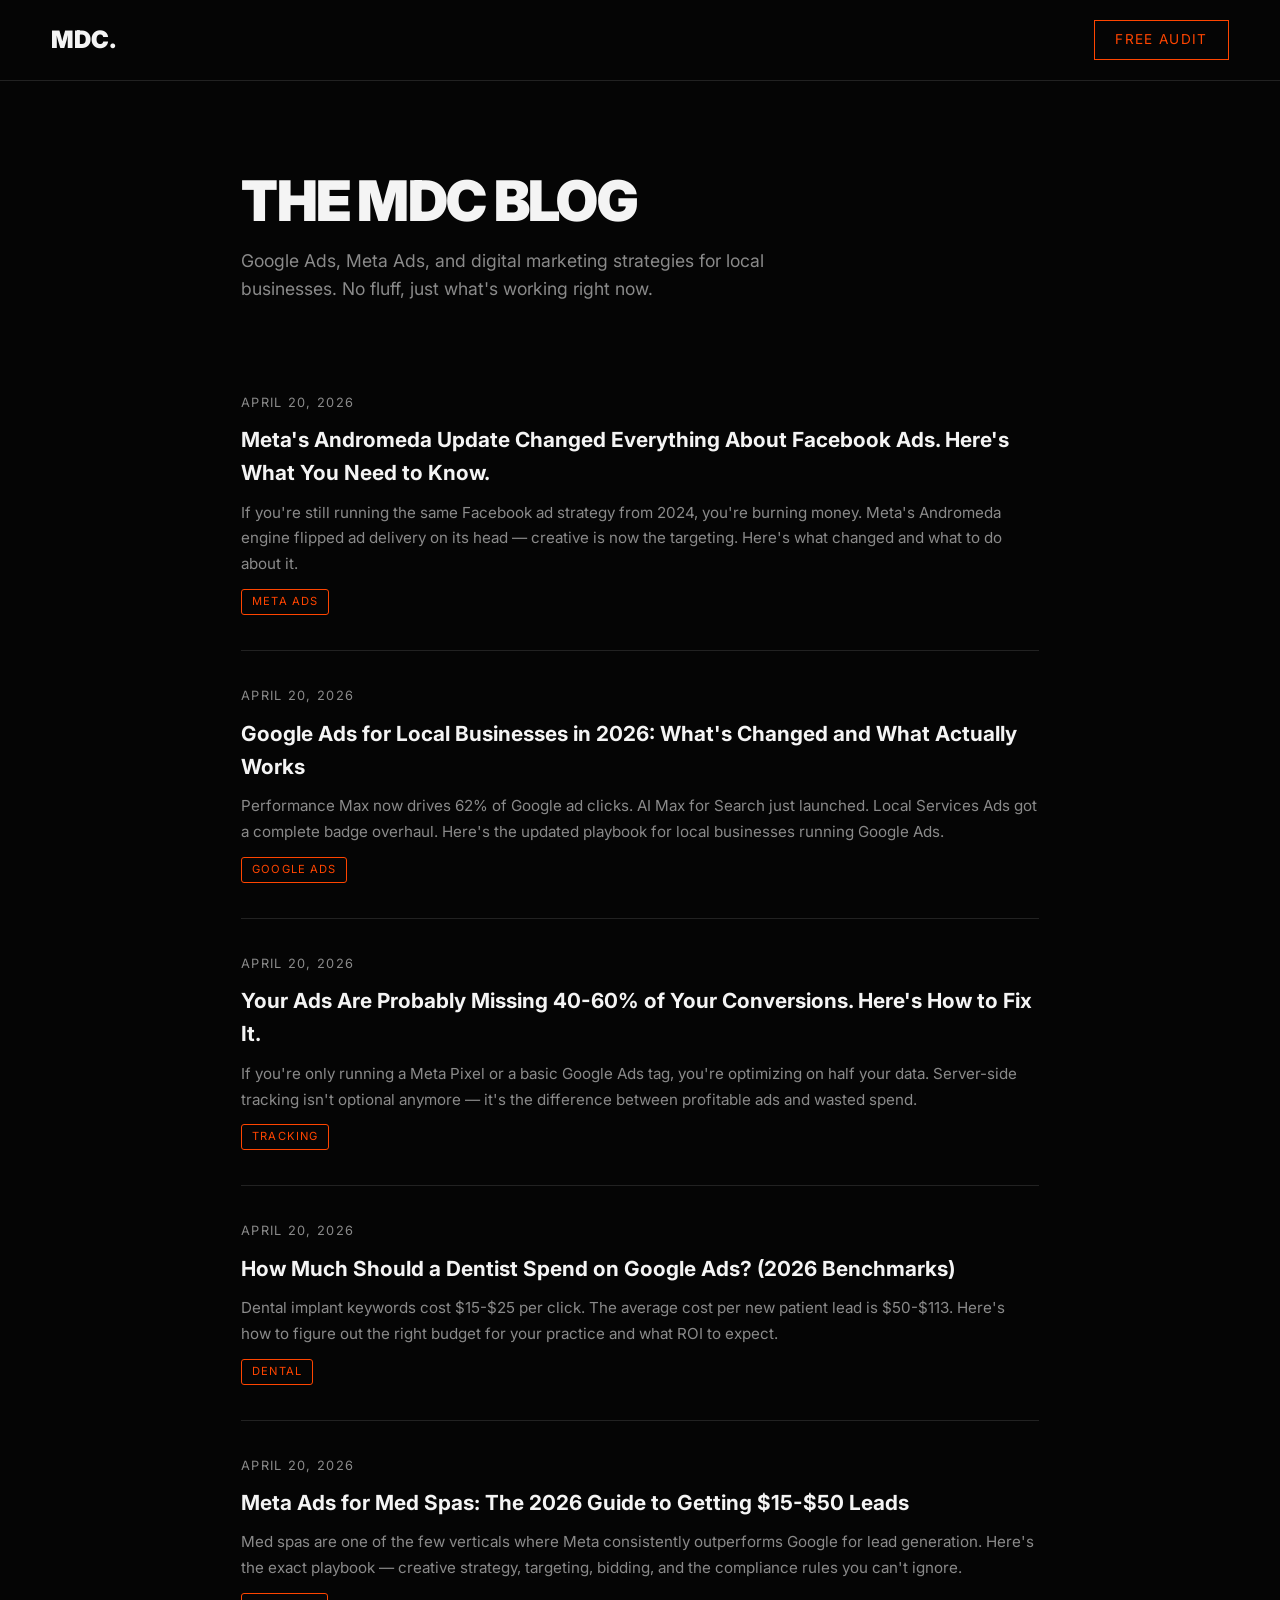
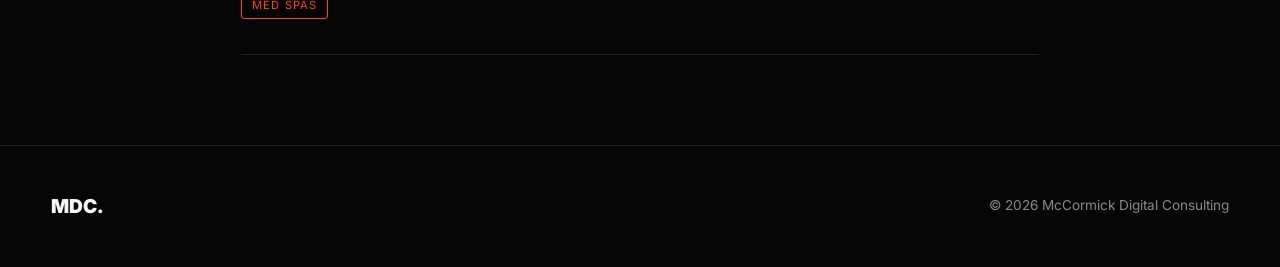
<file: blog/index.html>
<!DOCTYPE html>
<html lang="en">
<head>
    <meta charset="UTF-8">
    <meta name="viewport" content="width=device-width, initial-scale=1.0">
    <title>Blog | McCormick Digital Consulting</title>
    <meta name="description" content="Google Ads and Meta Ads tips, strategies, and industry updates for local businesses. Learn how to get more leads from your ad spend.">
    <link rel="canonical" href="https://mccormickdigitalconsulting.com/blog/">
    <link rel="preconnect" href="https://fonts.googleapis.com">
    <link rel="preconnect" href="https://fonts.gstatic.com" crossorigin>
    <link href="https://fonts.googleapis.com/css2?family=Inter:wght@400;700;900&display=swap" rel="stylesheet">
    <style>
        *, *::before, *::after { margin: 0; padding: 0; box-sizing: border-box; }
        :root {
            --bg-primary: #050505;
            --bg-card: #0c0c0c;
            --border: #222222;
            --text-primary: #F4F4F4;
            --text-secondary: #8A8A8A;
            --accent-orange: #FF4500;
        }
        body {
            font-family: 'Inter', -apple-system, sans-serif;
            background: var(--bg-primary);
            color: var(--text-primary);
            line-height: 1.6;
            -webkit-font-smoothing: antialiased;
        }
        .container { max-width: 900px; margin: 0 auto; padding: 0 4vw; }
        a { color: var(--accent-orange); text-decoration: none; }
        a:hover { text-decoration: underline; }

        nav {
            display: flex; justify-content: space-between; align-items: center;
            padding: 20px 4vw; border-bottom: 1px solid var(--border);
        }
        .logo { font-weight: 900; font-size: 1.5rem; color: var(--text-primary); text-decoration: none; }
        .nav-cta {
            padding: 8px 20px; border: 1px solid var(--accent-orange);
            color: var(--accent-orange); font-size: 0.85rem; text-transform: uppercase;
            letter-spacing: 0.1em; text-decoration: none;
        }
        .nav-cta:hover { background: var(--accent-orange); color: #fff; text-decoration: none; }

        header { padding: 10vh 0 6vh; }
        header h1 { font-size: clamp(2rem, 5vw, 3.5rem); font-weight: 900; text-transform: uppercase; letter-spacing: -0.03em; line-height: 1.1; margin-bottom: 15px; }
        header p { color: var(--text-secondary); font-size: 1.1rem; max-width: 600px; }

        .post-list { display: flex; flex-direction: column; gap: 0; padding-bottom: 10vh; }
        .post-item {
            border-bottom: 1px solid var(--border); padding: 35px 0;
            display: flex; flex-direction: column; gap: 10px;
        }
        .post-date { font-size: 0.8rem; color: var(--text-secondary); text-transform: uppercase; letter-spacing: 0.1em; }
        .post-title { font-size: 1.3rem; font-weight: 700; }
        .post-title a { color: var(--text-primary); }
        .post-title a:hover { color: var(--accent-orange); text-decoration: none; }
        .post-excerpt { color: var(--text-secondary); font-size: 0.95rem; line-height: 1.7; }
        .post-tag {
            display: inline-block; font-size: 0.7rem; text-transform: uppercase;
            letter-spacing: 0.1em; color: var(--accent-orange); border: 1px solid var(--accent-orange);
            padding: 3px 10px; border-radius: 3px;
        }

        footer {
            padding: 5vh 4vw; display: flex; justify-content: space-between;
            align-items: center; border-top: 1px solid var(--border);
        }
    </style>
</head>
<body>
    <nav>
        <a href="../index.html" class="logo">MDC.</a>
        <a href="../audit.html" class="nav-cta">Free Audit</a>
    </nav>

    <div class="container">
        <header>
            <h1>The MDC Blog</h1>
            <p>Google Ads, Meta Ads, and digital marketing strategies for local businesses. No fluff, just what's working right now.</p>
        </header>

        <div class="post-list">
            <article class="post-item">
                <span class="post-date">April 20, 2026</span>
                <h2 class="post-title"><a href="meta-andromeda-update-2026.html">Meta's Andromeda Update Changed Everything About Facebook Ads. Here's What You Need to Know.</a></h2>
                <p class="post-excerpt">If you're still running the same Facebook ad strategy from 2024, you're burning money. Meta's Andromeda engine flipped ad delivery on its head — creative is now the targeting. Here's what changed and what to do about it.</p>
                <div><span class="post-tag">Meta Ads</span></div>
            </article>

            <article class="post-item">
                <span class="post-date">April 20, 2026</span>
                <h2 class="post-title"><a href="google-ads-local-business-2026.html">Google Ads for Local Businesses in 2026: What's Changed and What Actually Works</a></h2>
                <p class="post-excerpt">Performance Max now drives 62% of Google ad clicks. AI Max for Search just launched. Local Services Ads got a complete badge overhaul. Here's the updated playbook for local businesses running Google Ads.</p>
                <div><span class="post-tag">Google Ads</span></div>
            </article>

            <article class="post-item">
                <span class="post-date">April 20, 2026</span>
                <h2 class="post-title"><a href="conversion-tracking-missing-data.html">Your Ads Are Probably Missing 40-60% of Your Conversions. Here's How to Fix It.</a></h2>
                <p class="post-excerpt">If you're only running a Meta Pixel or a basic Google Ads tag, you're optimizing on half your data. Server-side tracking isn't optional anymore — it's the difference between profitable ads and wasted spend.</p>
                <div><span class="post-tag">Tracking</span></div>
            </article>

            <article class="post-item">
                <span class="post-date">April 20, 2026</span>
                <h2 class="post-title"><a href="how-much-google-ads-cost-dentist.html">How Much Should a Dentist Spend on Google Ads? (2026 Benchmarks)</a></h2>
                <p class="post-excerpt">Dental implant keywords cost $15-$25 per click. The average cost per new patient lead is $50-$113. Here's how to figure out the right budget for your practice and what ROI to expect.</p>
                <div><span class="post-tag">Dental</span></div>
            </article>

            <article class="post-item">
                <span class="post-date">April 20, 2026</span>
                <h2 class="post-title"><a href="meta-ads-med-spa-guide.html">Meta Ads for Med Spas: The 2026 Guide to Getting $15-$50 Leads</a></h2>
                <p class="post-excerpt">Med spas are one of the few verticals where Meta consistently outperforms Google for lead generation. Here's the exact playbook — creative strategy, targeting, bidding, and the compliance rules you can't ignore.</p>
                <div><span class="post-tag">Med Spas</span></div>
            </article>
        </div>
    </div>

    <footer>
        <div class="logo" style="font-size: 1.2rem;">MDC.</div>
        <div style="color: var(--text-secondary); font-size: 0.85rem;">&copy; 2026 McCormick Digital Consulting</div>
    </footer>
</body>
</html>
</file>
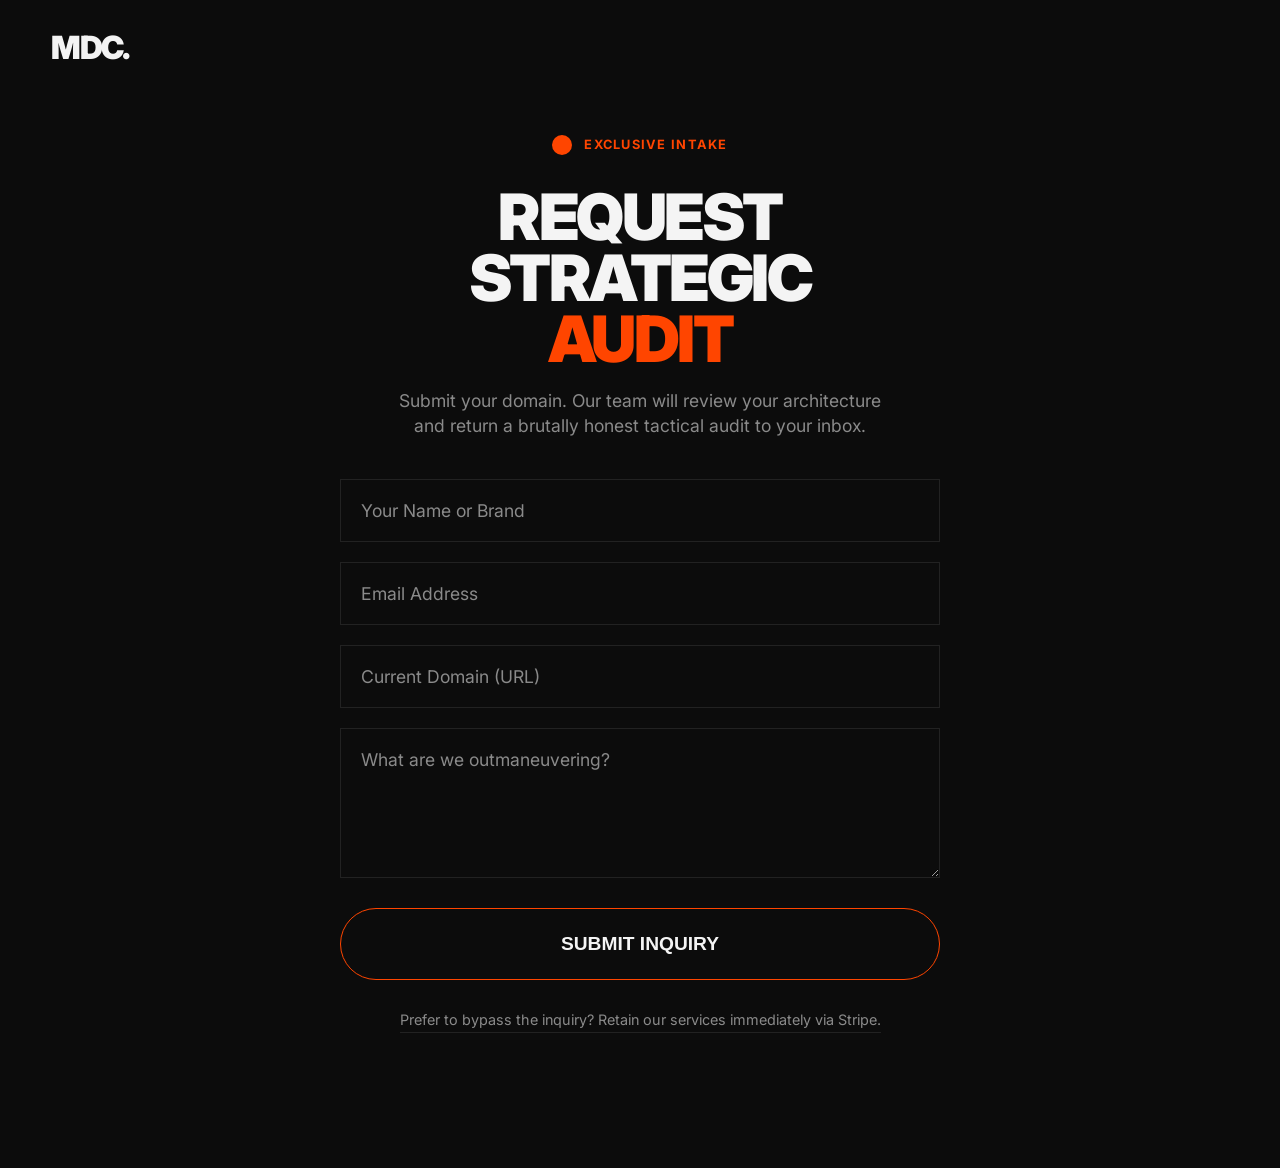
<file: audit.html>
<!DOCTYPE html>
<html lang="en">
<head>
    <meta charset="UTF-8">
    <meta name="viewport" content="width=device-width, initial-scale=1.0">
    <title>MDC | Request Strategic Audit</title>
    <link rel="preconnect" href="https://fonts.googleapis.com">
    <link rel="preconnect" href="https://fonts.gstatic.com" crossorigin>
    <link href="https://fonts.googleapis.com/css2?family=Inter:wght@400;700;900&display=swap" rel="stylesheet">
    <link rel="stylesheet" href="style.css">
    <style>
        body {
            display: flex;
            flex-direction: column;
            min-height: 100vh;
        }
        .audit-container {
            flex: 1;
            display: flex;
            align-items: center;
            justify-content: center;
            padding: 15vh 4vw;
            position: relative;
            background: var(--bg-card);
        }
    </style>
</head>
<body>

    <!-- NAV -->
    <nav id="navbar">
        <a href="index.html" class="logo" style="text-decoration: none;">
            MDC.
        </a>
    </nav>

    <!-- AUDIT INTAKE FORM -->
    <main class="audit-container">
        <div style="position: relative; z-index: 2; width: 100%; max-width: 600px; text-align: center;">
            <span class="tag-accent" style="justify-content: center;">Exclusive Intake</span>
            <h1 class="massive-text" style="font-size: clamp(2.5rem, 6vw, 4rem); margin-bottom: 20px; color: var(--text-primary);">Request Strategic<br><span style="color: var(--accent-orange);">Audit</span></h1>
            <p style="color: var(--text-secondary); margin-bottom: 40px; font-size: 1.1rem; max-width: 500px; margin: 0 auto 40px;">
                Submit your domain. Our team will review your architecture and return a brutally honest tactical audit to your inbox. 
            </p>

            <form id="audit-form" class="contact-form" style="margin-top: 0;" action="https://formspree.io/f/mwvanonj" method="POST">
                <input type="hidden" name="_subject" value="New Audit Request">
                <input type="hidden" name="form_type" value="Audit Request">
                <input type="text" name="name" id="field-name" class="form-input" placeholder="Your Name or Brand" required>
                <input type="email" name="email" id="field-email" class="form-input" placeholder="Email Address" required>
                <input type="text" name="domain" id="field-domain" class="form-input" placeholder="Current Domain (URL)">
                <textarea name="message" id="field-message" class="form-input" placeholder="What are we outmaneuvering?"></textarea>

                <button type="submit" id="submit-btn" class="btn" style="border: 1px solid var(--accent-orange); background: transparent; color: var(--text-primary); margin-top: 10px; cursor: pointer; width: 100%;">Submit Inquiry</button>
            </form>
            <div id="success-msg" style="display:none; margin-top: 30px;">
                <h2 class="massive-text" style="font-size: clamp(1.5rem, 4vw, 2.5rem); color: var(--accent-orange); margin-bottom: 15px;">Received.</h2>
                <p style="color: var(--text-secondary); font-size: 1.1rem;">We'll review your domain and get back to you with a full tactical audit. Keep an eye on your inbox.</p>
            </div>

            <script>
            document.getElementById('audit-form').addEventListener('submit', async function(e) {
                e.preventDefault();
                const btn = document.getElementById('submit-btn');
                btn.textContent = 'Sending...';
                btn.disabled = true;

                const formData = new FormData(this);

                try {
                    const res = await fetch('https://formspree.io/f/mwvanonj', {
                        method: 'POST',
                        body: formData,
                        headers: { 'Accept': 'application/json' }
                    });
                    if (res.ok) {
                        document.getElementById('audit-form').style.display = 'none';
                        document.getElementById('success-msg').style.display = 'block';
                    } else {
                        btn.textContent = 'Something went wrong. Try again.';
                        btn.disabled = false;
                    }
                } catch (err) {
                    btn.textContent = 'Connection error. Try again.';
                    btn.disabled = false;
                }
            });
            </script>
            
            <a href="onboarding.html" style="display: inline-block; color: var(--text-secondary); margin-top: 30px; text-decoration: none; font-size: 0.9rem; border-bottom: 1px solid var(--border); padding-bottom: 2px; transition: color 0.3s;">Prefer to bypass the inquiry? Retain our services immediately via Stripe.</a>
        </div>
    </main>

</body>
</html>
</file>
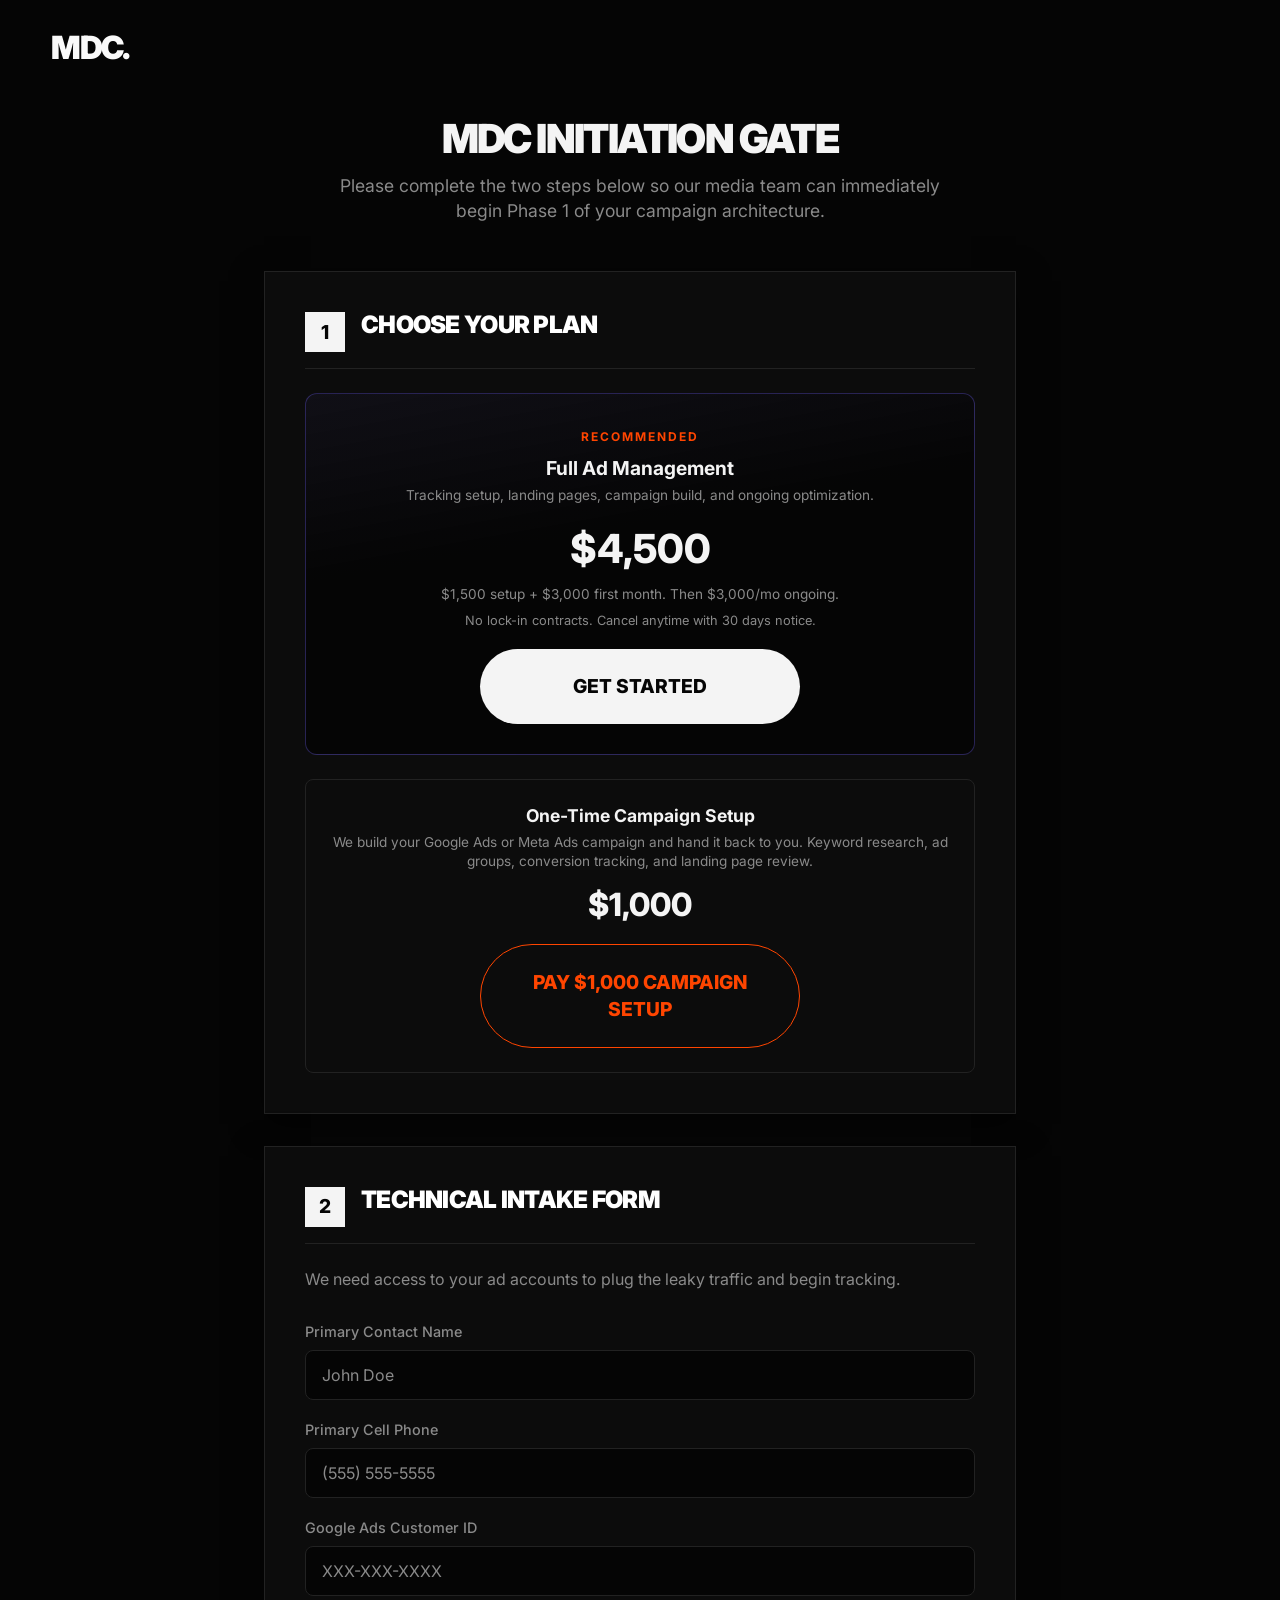
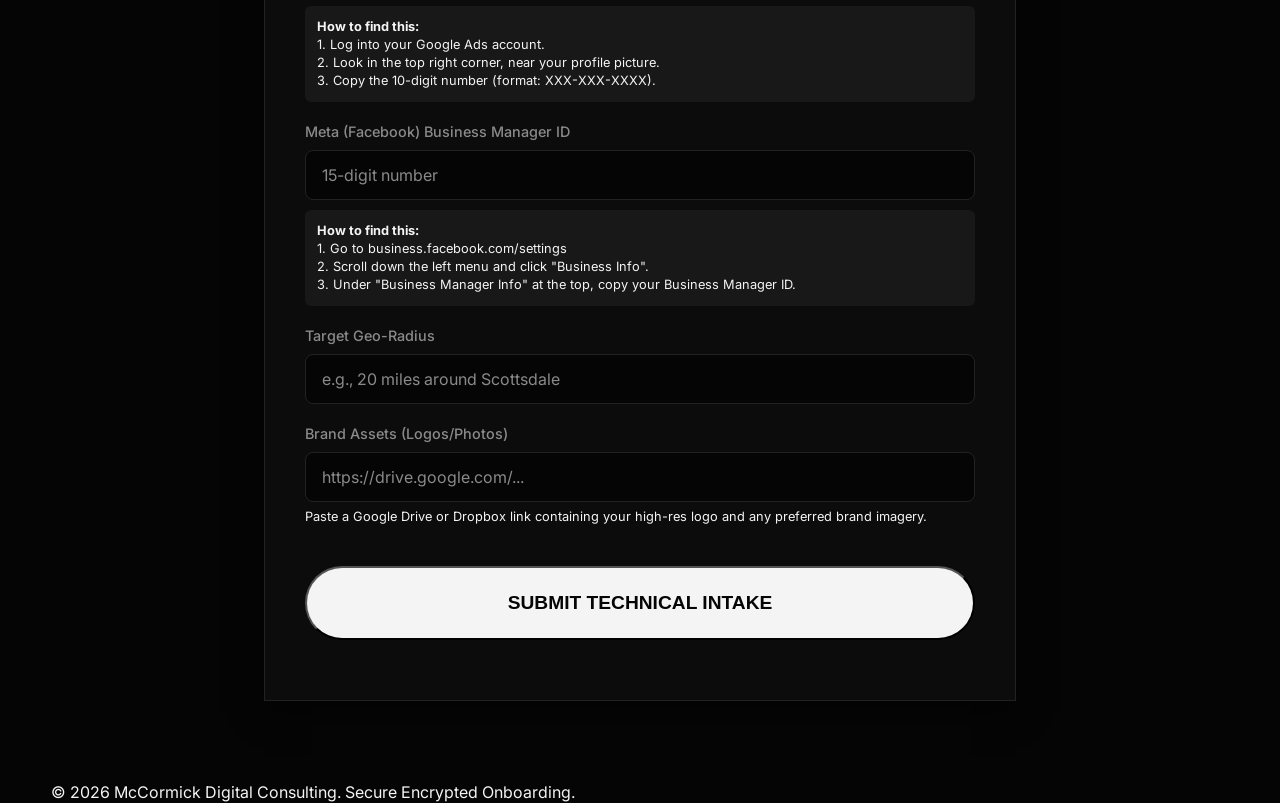
<file: onboarding.html>
<!DOCTYPE html>
<html lang="en">
<head>
    <meta charset="UTF-8">
    <meta name="viewport" content="width=device-width, initial-scale=1.0">
    <title>Secure Onboarding | McCormick Digital Consulting</title>
    <link href="https://fonts.googleapis.com/css2?family=Inter:wght@400;500;600;700;800&display=swap" rel="stylesheet">
    <link rel="stylesheet" href="style.css">
    <style>
        .onboarding-container {
            max-width: 800px;
            margin: 120px auto 80px;
            padding: 0 24px;
        }

        .step-card {
            background: var(--bg-card);
            border: 1px solid var(--border);
            border-radius: var(--radius);
            padding: 40px;
            margin-bottom: 32px;
            box-shadow: 0 10px 30px rgba(0,0,0,0.5);
        }

        .step-header {
            display: flex;
            align-items: center;
            gap: 16px;
            margin-bottom: 24px;
            border-bottom: 1px solid var(--border);
            padding-bottom: 16px;
        }

        .step-number {
            background: var(--text-primary);
            color: var(--bg-primary);
            width: 40px;
            height: 40px;
            border-radius: 0;
            display: flex;
            align-items: center;
            justify-content: center;
            font-weight: 800;
            font-size: 1.2rem;
        }

        .step-title {
            font-size: 1.5rem;
            color: white;
        }

        .form-group {
            margin-bottom: 20px;
        }

        .form-label {
            display: block;
            margin-bottom: 8px;
            color: var(--text-secondary);
            font-size: 0.9rem;
            font-weight: 500;
        }

        .form-input {
            width: 100%;
            padding: 14px 16px;
            background: var(--bg-primary);
            border: 1px solid var(--border);
            border-radius: 8px;
            color: var(--text-primary);
            font-family: inherit;
            font-size: 1rem;
            transition: all 0.2s;
        }

        .form-input:focus {
            outline: none;
            border-color: var(--accent-1);
            box-shadow: 0 0 0 3px rgba(108, 92, 231, 0.2);
        }

        .help-text {
            font-size: 0.8rem;
            color: var(--text-muted);
            margin-top: 6px;
            display: block;
        }

        .payment-box {
            text-align: center;
            padding: 30px;
            background: linear-gradient(170deg, rgba(108, 92, 231, 0.05) 0%, var(--bg-primary) 40%);
            border: 1px solid rgba(108, 92, 231, 0.35);
            border-radius: 12px;
            margin-top: 24px;
        }

        .total-amount {
            font-size: 2.5rem;
            font-weight: 800;
            color: var(--text-primary);
            margin: 16px 0;
            margin: 16px 0;
        }
    </style>
</head>
<body>

    <!-- NAV -->
    <nav id="navbar" class="scrolled">
        <div class="nav-container">
            <a href="index.html" class="logo">
                MDC.
            </a>
        </div>
    </nav>

    <!-- ONBOARDING CONTENT -->
    <main class="onboarding-container">
        <div style="text-align: center; margin-bottom: 48px;">
            <h1 style="font-size: 2.5rem; margin-bottom: 16px; text-transform: uppercase;">MDC Initiation Gate</h1>
            <p style="color: var(--text-secondary); font-size: 1.1rem; max-width: 600px; margin: 0 auto;">Please complete the two steps below so our media team can immediately begin Phase 1 of your campaign architecture.</p>
        </div>

        <!-- STEP 1: RETAINER -->
        <div class="step-card">
            <div class="step-header">
                <div class="step-number">1</div>
                <h2 class="step-title">Choose Your Plan</h2>
            </div>

            <!-- OPTION A: FULL MANAGEMENT -->
            <div class="payment-box" style="margin-bottom: 24px;">
                <span style="color: var(--accent-orange, #FF4500); font-size: 0.75rem; text-transform: uppercase; letter-spacing: 2px; font-weight: 700;">Recommended</span>
                <div style="font-size: 1.2rem; font-weight: 700; margin: 8px 0 4px;">Full Ad Management</div>
                <p style="color: var(--text-secondary); font-size: 0.85rem; margin-bottom: 16px;">Tracking setup, landing pages, campaign build, and ongoing optimization.</p>
                <div class="total-amount" style="font-size: 2.5rem; margin: 8px 0;">$4,500</div>
                <p style="color: var(--text-secondary); font-size: 0.85rem; margin-bottom: 8px;">$1,500 setup + $3,000 first month. Then $3,000/mo ongoing.</p>
                <p style="color: var(--text-secondary); font-size: 0.8rem; margin-bottom: 20px;">No lock-in contracts. Cancel anytime with 30 days notice.</p>
                <a href="https://buy.stripe.com/aFadRa9CI6Jo6WM0Zj0gw04" class="btn btn-primary btn-lg" style="width: 100%; max-width: 320px;">Get Started</a>
            </div>

            <!-- OPTION B: ONE-TIME SETUP -->
            <div style="padding: 24px; border: 1px solid var(--border, #222); border-radius: 8px; text-align: center;">
                <div style="font-size: 1.1rem; font-weight: 700; margin-bottom: 4px;">One-Time Campaign Setup</div>
                <p style="color: var(--text-secondary); font-size: 0.85rem; margin-bottom: 12px;">We build your Google Ads or Meta Ads campaign and hand it back to you. Keyword research, ad groups, conversion tracking, and landing page review.</p>
                <div class="total-amount" style="font-size: 2rem; margin: 8px 0 16px;">$1,000</div>
                <a href="https://buy.stripe.com/aFabJ24io5Fkch6azT0gw03" class="btn btn-primary btn-lg" style="width: 100%; max-width: 320px; background: transparent; border: 1px solid var(--accent-orange, #FF4500); color: var(--accent-orange, #FF4500);">Pay $1,000 Campaign Setup</a>
            </div>
        </div>

        <!-- STEP 2: TECHNICAL INTAKE -->
        <div class="step-card">
            <div class="step-header">
                <div class="step-number">2</div>
                <h2 class="step-title">Technical Intake Form</h2>
            </div>
            <p style="color: var(--text-secondary); margin-bottom: 32px;">We need access to your ad accounts to plug the leaky traffic and begin tracking.</p>

            <form action="https://formspree.io/f/mwvanonj" method="POST">
                
                <div class="form-group">
                    <label class="form-label">Primary Contact Name</label>
                    <input type="text" name="name" class="form-input" required placeholder="John Doe">
                </div>

                <div class="form-group">
                    <label class="form-label">Primary Cell Phone</label>
                    <input type="tel" name="phone" class="form-input" required placeholder="(555) 555-5555">
                </div>

                <div class="form-group">
                    <label class="form-label">Google Ads Customer ID</label>
                    <input type="text" name="google_ads_id" class="form-input" placeholder="XXX-XXX-XXXX">
                    <div class="help-text" style="background: rgba(255,255,255,0.05); padding: 12px; border-radius: 6px; margin-top: 10px;">
                        <strong>How to find this:</strong><br>
                        1. Log into your Google Ads account.<br>
                        2. Look in the top right corner, near your profile picture.<br>
                        3. Copy the 10-digit number (format: XXX-XXX-XXXX).
                    </div>
                </div>

                <div class="form-group">
                    <label class="form-label">Meta (Facebook) Business Manager ID</label>
                    <input type="text" name="meta_bm_id" class="form-input" placeholder="15-digit number">
                    <div class="help-text" style="background: rgba(255,255,255,0.05); padding: 12px; border-radius: 6px; margin-top: 10px;">
                        <strong>How to find this:</strong><br>
                        1. Go to business.facebook.com/settings<br>
                        2. Scroll down the left menu and click "Business Info".<br>
                        3. Under "Business Manager Info" at the top, copy your Business Manager ID.
                    </div>
                </div>

                <div class="form-group">
                    <label class="form-label">Target Geo-Radius</label>
                    <input type="text" name="target_geo" class="form-input" required placeholder="e.g., 20 miles around Scottsdale">
                </div>

                <div class="form-group">
                    <label class="form-label">Brand Assets (Logos/Photos)</label>
                    <input type="url" name="brand_assets" class="form-input" placeholder="https://drive.google.com/...">
                    <span class="help-text">Paste a Google Drive or Dropbox link containing your high-res logo and any preferred brand imagery.</span>
                </div>

                <div class="form-group" style="margin-top: 40px;">
                    <button type="submit" class="btn btn-primary" style="width: 100%;">Submit Technical Intake</button>
                </div>
            </form>
        </div>
    </main>

    <!-- FOOTER -->
    <footer>
        <div class="container">
            <div class="footer-content" style="justify-content: center;">
                <span class="footer-copy">© 2026 McCormick Digital Consulting. Secure Encrypted Onboarding.</span>
            </div>
        </div>
    </footer>

</body>
</html>
</file>
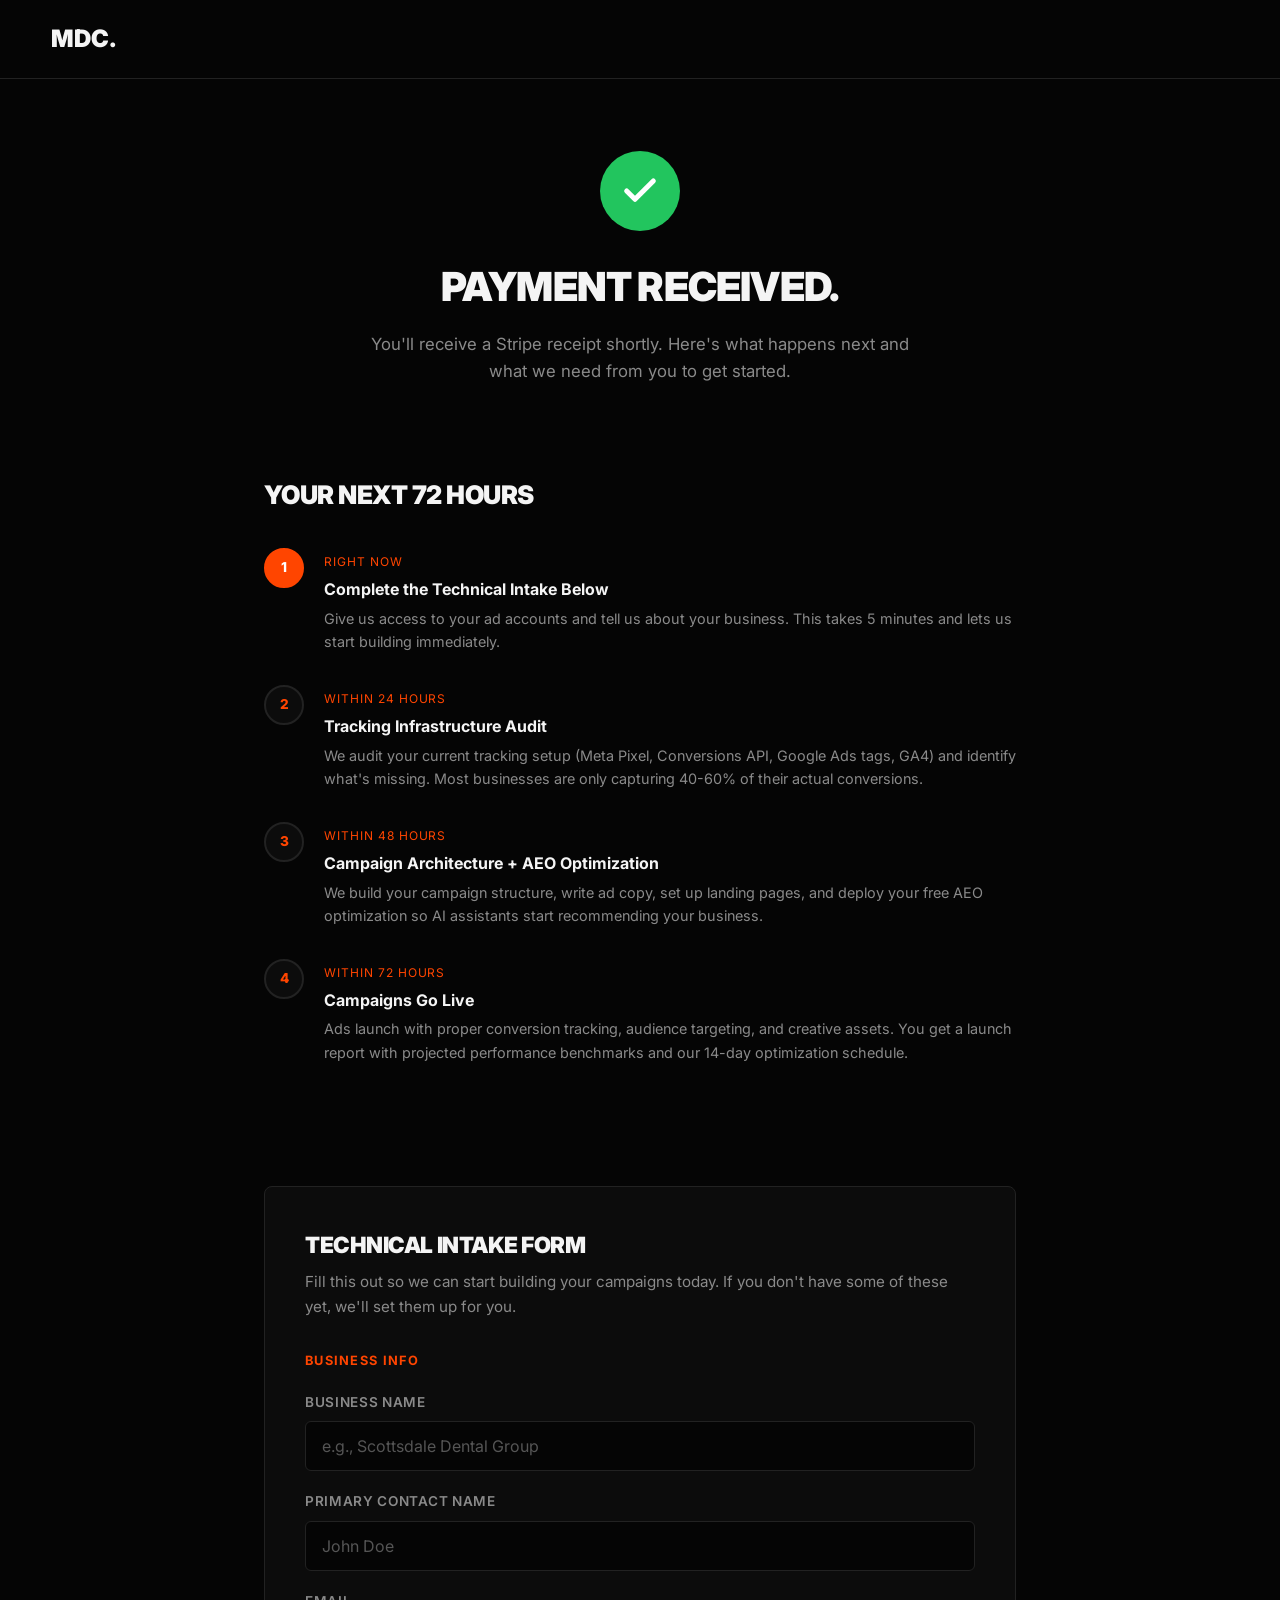
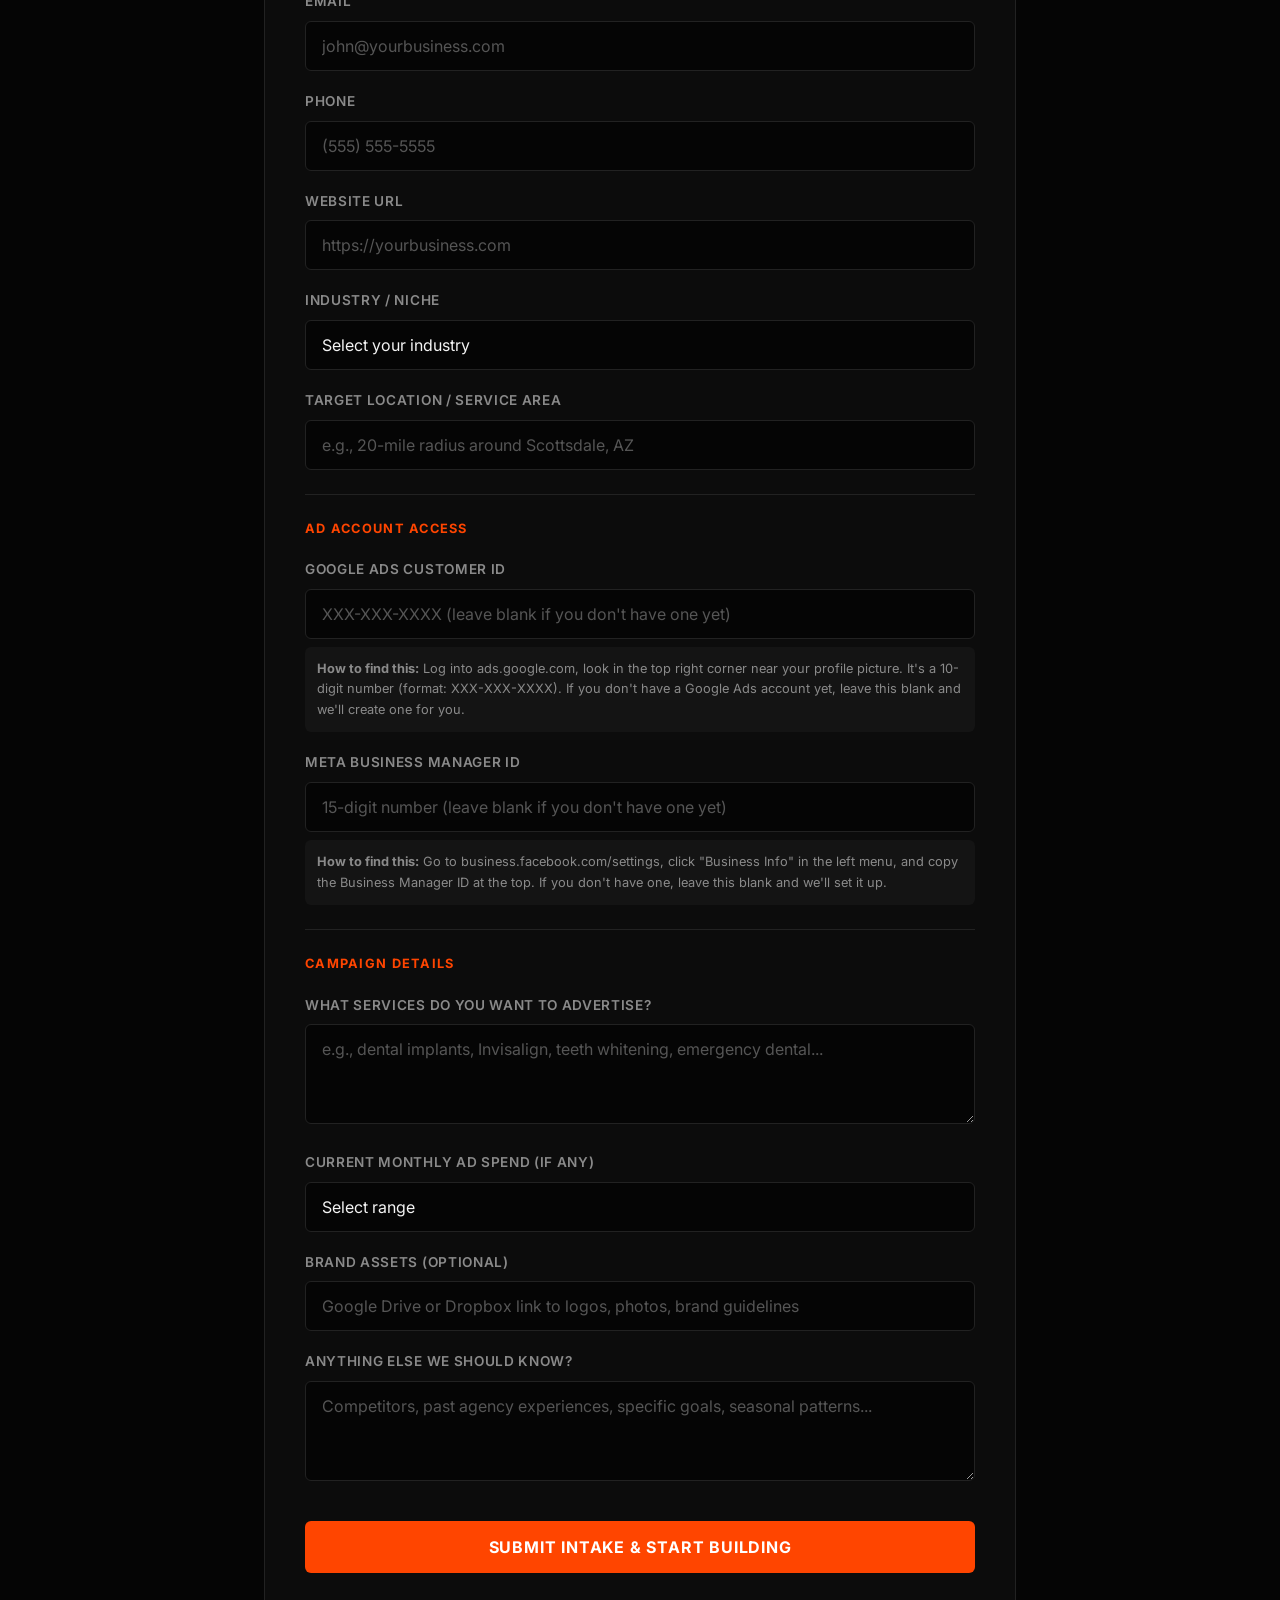
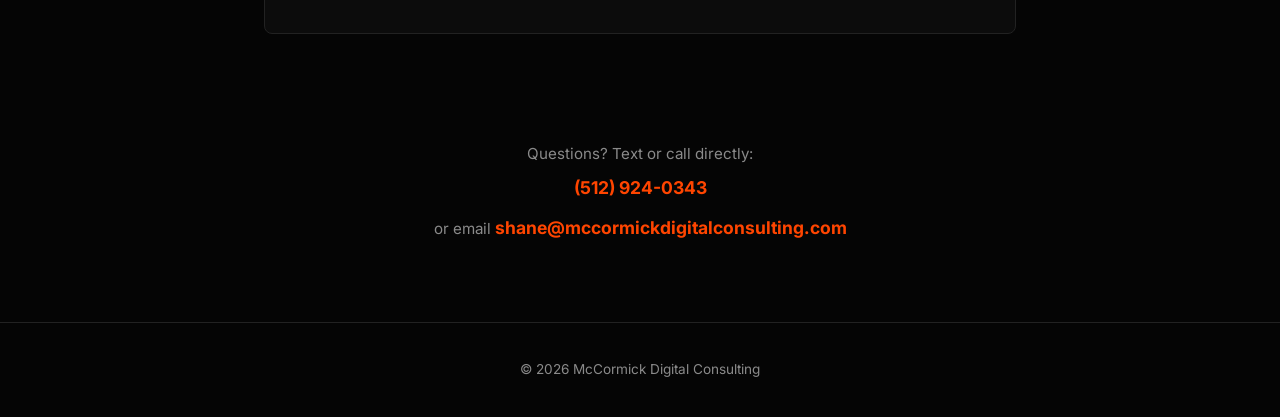
<file: thank-you.html>
<!DOCTYPE html>
<html lang="en">
<head>
    <meta charset="UTF-8">
    <meta name="viewport" content="width=device-width, initial-scale=1.0">
    <title>Payment Received | McCormick Digital Consulting</title>
    <link href="https://fonts.googleapis.com/css2?family=Inter:wght@400;500;600;700;800;900&display=swap" rel="stylesheet">
    <style>
        *, *::before, *::after { margin: 0; padding: 0; box-sizing: border-box; }
        :root {
            --bg-primary: #050505;
            --bg-card: #0c0c0c;
            --border: #222222;
            --text-primary: #F4F4F4;
            --text-secondary: #8A8A8A;
            --accent-orange: #FF4500;
            --accent-green: #22C55E;
        }
        body {
            font-family: 'Inter', -apple-system, sans-serif;
            background: var(--bg-primary);
            color: var(--text-primary);
            line-height: 1.6;
            -webkit-font-smoothing: antialiased;
        }
        a { color: var(--accent-orange); text-decoration: none; }
        a:hover { text-decoration: underline; }

        nav {
            display: flex; justify-content: space-between; align-items: center;
            padding: 20px 4vw; border-bottom: 1px solid var(--border);
        }
        .logo { font-weight: 900; font-size: 1.5rem; color: var(--text-primary); text-decoration: none; }

        .container { max-width: 800px; margin: 0 auto; padding: 0 24px; }

        /* Confirmation banner */
        .confirm-banner {
            text-align: center;
            padding: 8vh 0 4vh;
        }
        .confirm-check {
            width: 80px; height: 80px; border-radius: 50%;
            background: var(--accent-green); display: inline-flex;
            align-items: center; justify-content: center; margin-bottom: 24px;
        }
        .confirm-check svg { width: 40px; height: 40px; }
        .confirm-banner h1 {
            font-size: clamp(1.8rem, 4vw, 2.5rem); font-weight: 900;
            text-transform: uppercase; letter-spacing: -0.02em; margin-bottom: 12px;
        }
        .confirm-banner p { color: var(--text-secondary); font-size: 1.05rem; max-width: 550px; margin: 0 auto; }

        /* Timeline */
        .timeline { padding: 6vh 0; }
        .timeline h2 {
            font-size: 1.6rem; font-weight: 900; text-transform: uppercase;
            margin-bottom: 32px; letter-spacing: -0.02em;
        }
        .timeline-item {
            display: flex; gap: 20px; margin-bottom: 32px; position: relative;
        }
        .timeline-marker {
            flex-shrink: 0; width: 40px; height: 40px; border-radius: 50%;
            background: var(--bg-card); border: 2px solid var(--border);
            display: flex; align-items: center; justify-content: center;
            font-weight: 800; font-size: 0.85rem; color: var(--accent-orange);
        }
        .timeline-item.active .timeline-marker {
            background: var(--accent-orange); color: #fff; border-color: var(--accent-orange);
        }
        .timeline-content h3 {
            font-size: 1rem; font-weight: 700; margin-bottom: 4px;
            text-transform: none; letter-spacing: 0;
        }
        .timeline-content p { color: var(--text-secondary); font-size: 0.9rem; line-height: 1.6; }
        .timeline-content .time-tag {
            display: inline-block; font-size: 0.75rem; color: var(--accent-orange);
            text-transform: uppercase; letter-spacing: 0.08em; margin-bottom: 6px;
        }

        /* Intake form */
        .intake-section {
            background: var(--bg-card); border: 1px solid var(--border);
            border-radius: 8px; padding: 40px; margin: 4vh 0 8vh;
        }
        .intake-section h2 {
            font-size: 1.4rem; font-weight: 900; text-transform: uppercase;
            margin-bottom: 8px; letter-spacing: -0.02em;
        }
        .intake-section > p { color: var(--text-secondary); margin-bottom: 32px; font-size: 0.95rem; }

        .form-group { margin-bottom: 20px; }
        .form-label {
            display: block; margin-bottom: 8px; color: var(--text-secondary);
            font-size: 0.85rem; font-weight: 600; text-transform: uppercase; letter-spacing: 0.05em;
        }
        .form-input {
            width: 100%; padding: 14px 16px; background: var(--bg-primary);
            border: 1px solid var(--border); border-radius: 6px;
            color: var(--text-primary); font-family: inherit; font-size: 1rem;
            transition: border-color 0.2s;
        }
        .form-input:focus { outline: none; border-color: var(--accent-orange); }
        .form-input::placeholder { color: #555; }
        .help-box {
            background: rgba(255,255,255,0.03); padding: 12px; border-radius: 6px;
            margin-top: 8px; font-size: 0.8rem; color: var(--text-secondary); line-height: 1.6;
        }
        select.form-input { appearance: none; cursor: pointer; }
        textarea.form-input { min-height: 100px; resize: vertical; }

        .btn-submit {
            display: block; width: 100%; padding: 16px; background: var(--accent-orange);
            color: #fff; font-family: inherit; font-size: 1rem; font-weight: 700;
            border: none; border-radius: 6px; cursor: pointer; text-transform: uppercase;
            letter-spacing: 0.05em; transition: opacity 0.2s;
        }
        .btn-submit:hover { opacity: 0.9; }

        .divider { height: 1px; background: var(--border); margin: 24px 0; }

        /* Contact card */
        .contact-card {
            text-align: center; padding: 4vh 0 8vh;
        }
        .contact-card p { color: var(--text-secondary); font-size: 0.95rem; margin-bottom: 8px; }
        .contact-card a { font-size: 1.1rem; font-weight: 700; }

        footer {
            padding: 4vh 4vw; display: flex; justify-content: center;
            border-top: 1px solid var(--border);
            color: var(--text-secondary); font-size: 0.85rem;
        }
    </style>
</head>
<body>

    <nav>
        <a href="index.html" class="logo">MDC.</a>
    </nav>

    <div class="container">

        <!-- CONFIRMATION BANNER -->
        <div class="confirm-banner">
            <div class="confirm-check">
                <svg viewBox="0 0 24 24" fill="none" stroke="#fff" stroke-width="3" stroke-linecap="round" stroke-linejoin="round">
                    <polyline points="20 6 9 17 4 12"></polyline>
                </svg>
            </div>
            <h1>Payment Received.</h1>
            <p>You'll receive a Stripe receipt shortly. Here's what happens next and what we need from you to get started.</p>
        </div>

        <!-- WHAT HAPPENS NEXT TIMELINE -->
        <div class="timeline">
            <h2>Your Next 72 Hours</h2>

            <div class="timeline-item active">
                <div class="timeline-marker">1</div>
                <div class="timeline-content">
                    <span class="time-tag">Right now</span>
                    <h3>Complete the Technical Intake Below</h3>
                    <p>Give us access to your ad accounts and tell us about your business. This takes 5 minutes and lets us start building immediately.</p>
                </div>
            </div>

            <div class="timeline-item">
                <div class="timeline-marker">2</div>
                <div class="timeline-content">
                    <span class="time-tag">Within 24 hours</span>
                    <h3>Tracking Infrastructure Audit</h3>
                    <p>We audit your current tracking setup (Meta Pixel, Conversions API, Google Ads tags, GA4) and identify what's missing. Most businesses are only capturing 40-60% of their actual conversions.</p>
                </div>
            </div>

            <div class="timeline-item">
                <div class="timeline-marker">3</div>
                <div class="timeline-content">
                    <span class="time-tag">Within 48 hours</span>
                    <h3>Campaign Architecture + AEO Optimization</h3>
                    <p>We build your campaign structure, write ad copy, set up landing pages, and deploy your free AEO optimization so AI assistants start recommending your business.</p>
                </div>
            </div>

            <div class="timeline-item">
                <div class="timeline-marker">4</div>
                <div class="timeline-content">
                    <span class="time-tag">Within 72 hours</span>
                    <h3>Campaigns Go Live</h3>
                    <p>Ads launch with proper conversion tracking, audience targeting, and creative assets. You get a launch report with projected performance benchmarks and our 14-day optimization schedule.</p>
                </div>
            </div>
        </div>

        <!-- TECHNICAL INTAKE FORM -->
        <div class="intake-section">
            <h2>Technical Intake Form</h2>
            <p>Fill this out so we can start building your campaigns today. If you don't have some of these yet, we'll set them up for you.</p>

            <form action="https://formspree.io/f/mwvanonj" method="POST">
                <input type="hidden" name="_subject" value="New MDC Client - Technical Intake">

                <h3 style="font-size: 0.8rem; color: var(--accent-orange); text-transform: uppercase; letter-spacing: 0.1em; margin-bottom: 20px;">Business Info</h3>

                <div class="form-group">
                    <label class="form-label">Business Name</label>
                    <input type="text" name="business_name" class="form-input" required placeholder="e.g., Scottsdale Dental Group">
                </div>

                <div class="form-group">
                    <label class="form-label">Primary Contact Name</label>
                    <input type="text" name="contact_name" class="form-input" required placeholder="John Doe">
                </div>

                <div class="form-group">
                    <label class="form-label">Email</label>
                    <input type="email" name="email" class="form-input" required placeholder="john@yourbusiness.com">
                </div>

                <div class="form-group">
                    <label class="form-label">Phone</label>
                    <input type="tel" name="phone" class="form-input" required placeholder="(555) 555-5555">
                </div>

                <div class="form-group">
                    <label class="form-label">Website URL</label>
                    <input type="url" name="website" class="form-input" required placeholder="https://yourbusiness.com">
                </div>

                <div class="form-group">
                    <label class="form-label">Industry / Niche</label>
                    <select name="niche" class="form-input" required>
                        <option value="" disabled selected>Select your industry</option>
                        <option value="Dental">Dental / Cosmetic Dentistry</option>
                        <option value="Med Spa">Med Spa / Aesthetics</option>
                        <option value="Home Services">Home Services (HVAC, Plumbing, Remodeling)</option>
                        <option value="Hospitality">Boutique Hotels / Hospitality</option>
                        <option value="Legal">Legal / Law Firm</option>
                        <option value="Other">Other</option>
                    </select>
                </div>

                <div class="form-group">
                    <label class="form-label">Target Location / Service Area</label>
                    <input type="text" name="target_geo" class="form-input" required placeholder="e.g., 20-mile radius around Scottsdale, AZ">
                </div>

                <div class="divider"></div>
                <h3 style="font-size: 0.8rem; color: var(--accent-orange); text-transform: uppercase; letter-spacing: 0.1em; margin-bottom: 20px;">Ad Account Access</h3>

                <div class="form-group">
                    <label class="form-label">Google Ads Customer ID</label>
                    <input type="text" name="google_ads_id" class="form-input" placeholder="XXX-XXX-XXXX (leave blank if you don't have one yet)">
                    <div class="help-box">
                        <strong>How to find this:</strong> Log into ads.google.com, look in the top right corner near your profile picture. It's a 10-digit number (format: XXX-XXX-XXXX). If you don't have a Google Ads account yet, leave this blank and we'll create one for you.
                    </div>
                </div>

                <div class="form-group">
                    <label class="form-label">Meta Business Manager ID</label>
                    <input type="text" name="meta_bm_id" class="form-input" placeholder="15-digit number (leave blank if you don't have one yet)">
                    <div class="help-box">
                        <strong>How to find this:</strong> Go to business.facebook.com/settings, click "Business Info" in the left menu, and copy the Business Manager ID at the top. If you don't have one, leave this blank and we'll set it up.
                    </div>
                </div>

                <div class="divider"></div>
                <h3 style="font-size: 0.8rem; color: var(--accent-orange); text-transform: uppercase; letter-spacing: 0.1em; margin-bottom: 20px;">Campaign Details</h3>

                <div class="form-group">
                    <label class="form-label">What services do you want to advertise?</label>
                    <textarea name="services" class="form-input" placeholder="e.g., dental implants, Invisalign, teeth whitening, emergency dental..."></textarea>
                </div>

                <div class="form-group">
                    <label class="form-label">Current monthly ad spend (if any)</label>
                    <select name="current_spend" class="form-input">
                        <option value="" disabled selected>Select range</option>
                        <option value="None">Not currently running ads</option>
                        <option value="Under $1,000">Under $1,000/month</option>
                        <option value="$1,000-$3,000">$1,000-$3,000/month</option>
                        <option value="$3,000-$5,000">$3,000-$5,000/month</option>
                        <option value="$5,000+">$5,000+/month</option>
                    </select>
                </div>

                <div class="form-group">
                    <label class="form-label">Brand Assets (optional)</label>
                    <input type="url" name="brand_assets" class="form-input" placeholder="Google Drive or Dropbox link to logos, photos, brand guidelines">
                </div>

                <div class="form-group">
                    <label class="form-label">Anything else we should know?</label>
                    <textarea name="notes" class="form-input" placeholder="Competitors, past agency experiences, specific goals, seasonal patterns..."></textarea>
                </div>

                <div class="form-group" style="margin-top: 32px;">
                    <button type="submit" class="btn-submit">Submit Intake & Start Building</button>
                </div>
            </form>
        </div>

        <!-- DIRECT CONTACT -->
        <div class="contact-card">
            <p>Questions? Text or call directly:</p>
            <a href="tel:+15129240343">(512) 924-0343</a>
            <p style="margin-top: 12px;">or email <a href="mailto:shane@mccormickdigitalconsulting.com">shane@mccormickdigitalconsulting.com</a></p>
        </div>

    </div>

    <footer>&copy; 2026 McCormick Digital Consulting</footer>

</body>
</html>
</file>
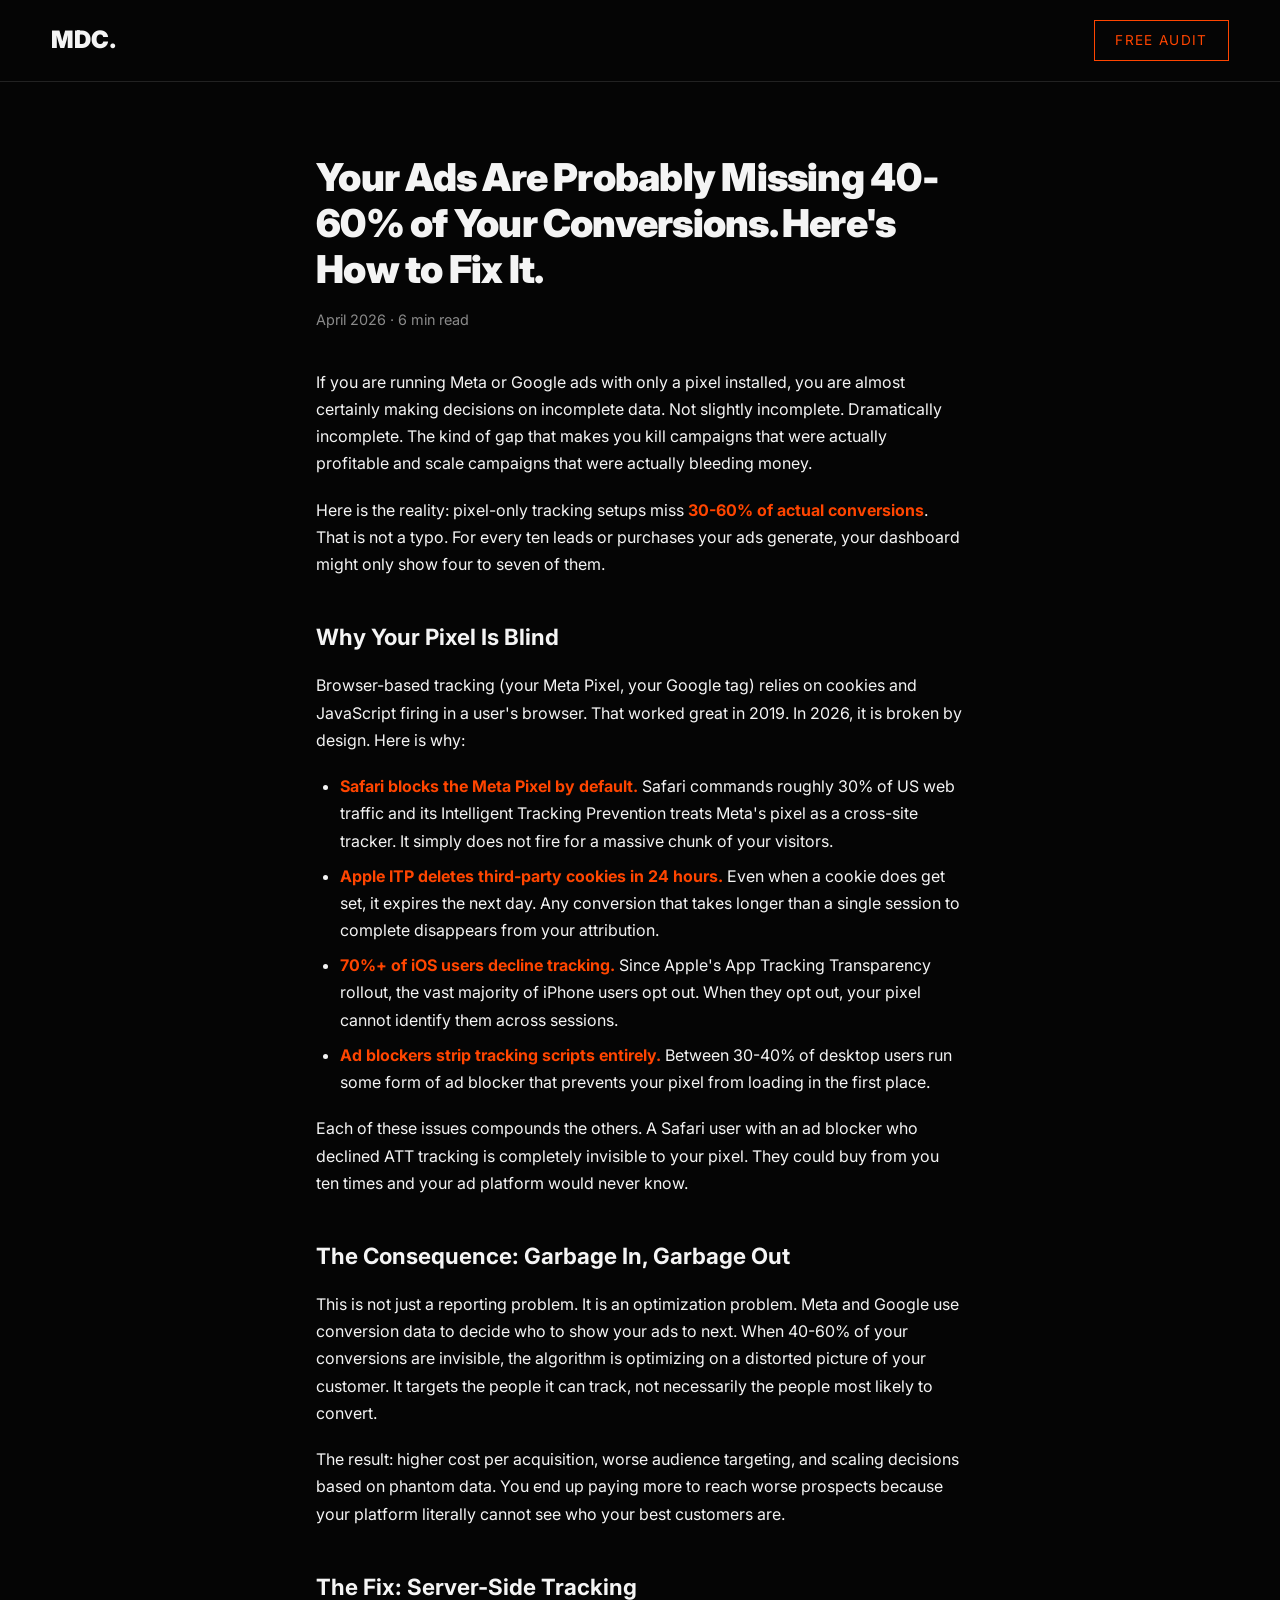
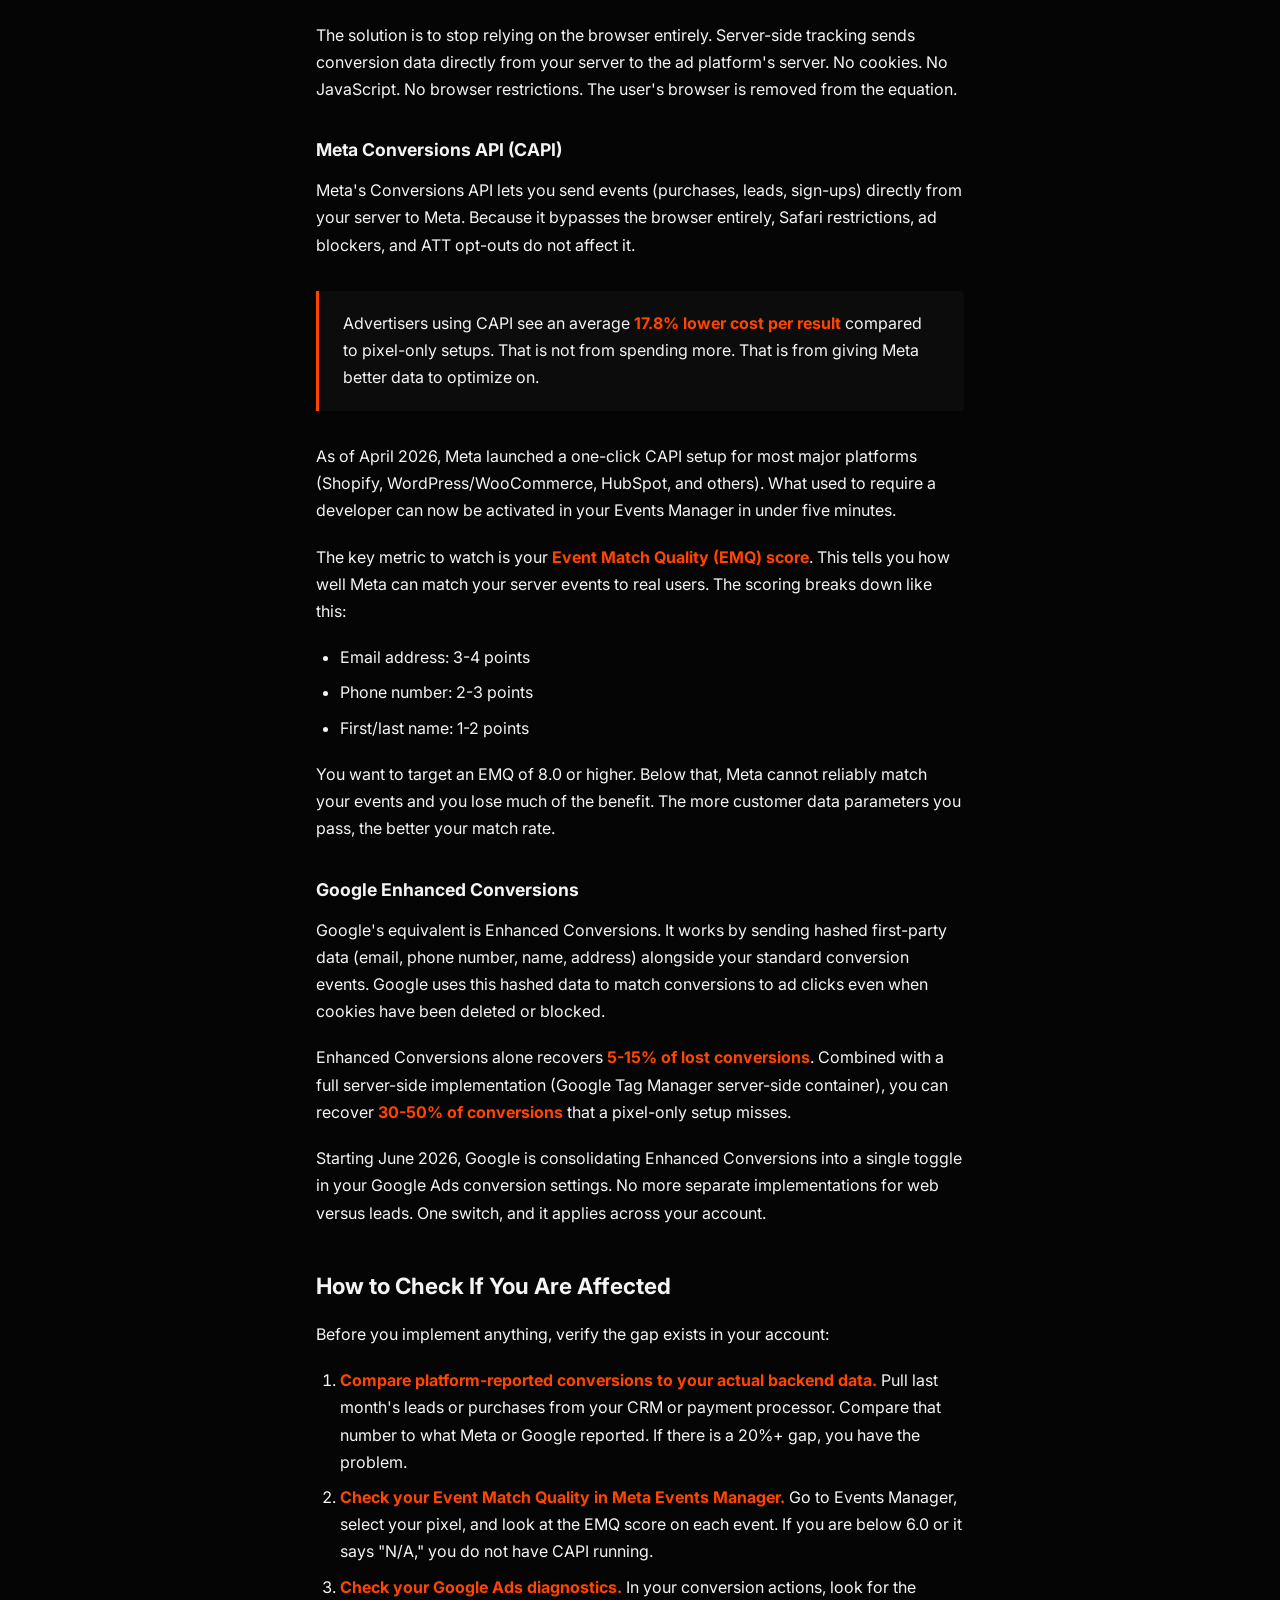
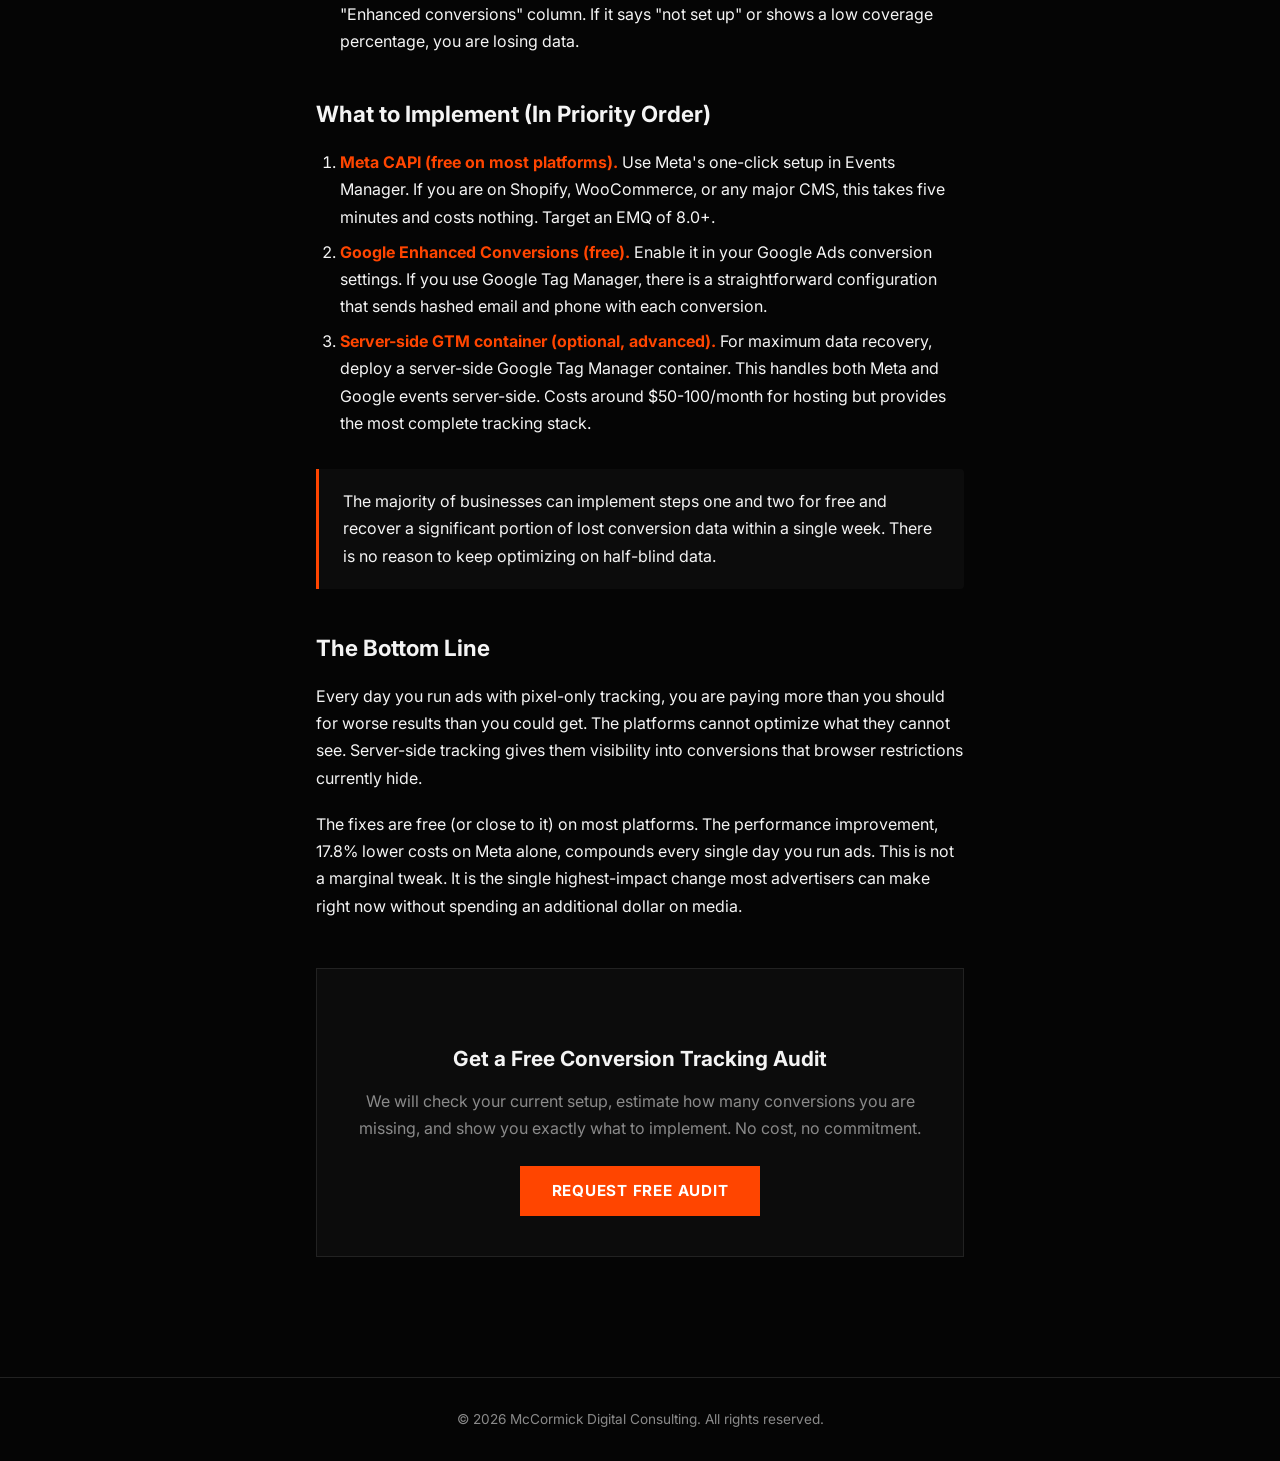
<file: blog/conversion-tracking-missing-data.html>
<!DOCTYPE html>
<html lang="en">
<head>
    <meta charset="UTF-8">
    <meta name="viewport" content="width=device-width, initial-scale=1.0">
    <title>Your Ads Are Probably Missing 40-60% of Your Conversions | McCormick Digital Consulting</title>
    <meta name="description" content="Pixel-only tracking setups miss 30-60% of actual conversions. Learn how Meta CAPI and Google Enhanced Conversions recover lost data and lower your ad costs.">
    <link rel="canonical" href="https://mccormickdigitalconsulting.com/blog/conversion-tracking-missing-data.html">
    <link rel="preconnect" href="https://fonts.googleapis.com">
    <link rel="preconnect" href="https://fonts.gstatic.com" crossorigin>
    <link href="https://fonts.googleapis.com/css2?family=Inter:wght@400;700;900&display=swap" rel="stylesheet">
    <style>
        *, *::before, *::after { margin: 0; padding: 0; box-sizing: border-box; }
        :root {
            --bg-primary: #050505;
            --bg-card: #0c0c0c;
            --border: #222222;
            --text-primary: #F4F4F4;
            --text-secondary: #8A8A8A;
            --accent-orange: #FF4500;
        }
        body {
            font-family: 'Inter', -apple-system, sans-serif;
            background: var(--bg-primary);
            color: var(--text-primary);
            line-height: 1.7;
            -webkit-font-smoothing: antialiased;
        }
        a { color: var(--accent-orange); text-decoration: none; }
        a:hover { text-decoration: underline; }

        nav {
            display: flex; justify-content: space-between; align-items: center;
            padding: 20px 4vw; border-bottom: 1px solid var(--border);
        }
        .logo { font-weight: 900; font-size: 1.5rem; color: var(--text-primary); text-decoration: none; }
        .nav-cta {
            padding: 8px 20px; border: 1px solid var(--accent-orange);
            color: var(--accent-orange); font-size: 0.85rem; text-transform: uppercase;
            letter-spacing: 0.1em; text-decoration: none;
        }
        .nav-cta:hover { background: var(--accent-orange); color: #fff; text-decoration: none; }

        .article-container { max-width: 750px; margin: 0 auto; padding: 0 4vw; }

        .article-header { padding: 8vh 0 4vh; }
        .article-header h1 {
            font-size: clamp(1.6rem, 4vw, 2.4rem); font-weight: 900;
            line-height: 1.2; margin-bottom: 16px; letter-spacing: -0.02em;
        }
        .article-meta { color: var(--text-secondary); font-size: 0.9rem; }

        .article-body { padding-bottom: 8vh; }
        .article-body h2 {
            font-size: 1.4rem; font-weight: 700; margin: 2.5rem 0 1rem;
            color: var(--text-primary);
        }
        .article-body h3 {
            font-size: 1.1rem; font-weight: 700; margin: 2rem 0 0.75rem;
            color: var(--text-primary);
        }
        .article-body p { margin-bottom: 1.2rem; color: var(--text-primary); }
        .article-body ul, .article-body ol {
            margin-bottom: 1.2rem; padding-left: 1.5rem;
        }
        .article-body li { margin-bottom: 0.5rem; }
        .article-body strong { color: var(--accent-orange); font-weight: 700; }

        .callout {
            border-left: 3px solid var(--accent-orange);
            background: #0c0c0c;
            padding: 1.2rem 1.5rem;
            margin: 2rem 0;
            border-radius: 0 4px 4px 0;
        }
        .callout p { margin-bottom: 0; }

        .cta-box {
            border: 1px solid var(--border);
            background: #0c0c0c;
            padding: 2.5rem;
            text-align: center;
            margin: 3rem 0;
        }
        .cta-box h3 { margin-bottom: 0.75rem; font-size: 1.3rem; }
        .cta-box p { color: var(--text-secondary); margin-bottom: 1.5rem; }
        .cta-btn {
            display: inline-block; padding: 12px 32px;
            background: var(--accent-orange); color: #fff;
            font-weight: 700; font-size: 0.95rem; text-transform: uppercase;
            letter-spacing: 0.05em; text-decoration: none; border: none;
        }
        .cta-btn:hover { opacity: 0.9; text-decoration: none; }

        footer {
            border-top: 1px solid var(--border);
            padding: 30px 4vw;
            text-align: center;
            color: var(--text-secondary);
            font-size: 0.85rem;
        }
    </style>
</head>
<body>

<nav>
    <a href="../index.html" class="logo">MDC.</a>
    <a href="../audit.html" class="nav-cta">Free Audit</a>
</nav>

<article class="article-container">
    <div class="article-header">
        <h1>Your Ads Are Probably Missing 40-60% of Your Conversions. Here's How to Fix It.</h1>
        <p class="article-meta">April 2026 &middot; 6 min read</p>
    </div>

    <div class="article-body">
        <p>If you are running Meta or Google ads with only a pixel installed, you are almost certainly making decisions on incomplete data. Not slightly incomplete. Dramatically incomplete. The kind of gap that makes you kill campaigns that were actually profitable and scale campaigns that were actually bleeding money.</p>

        <p>Here is the reality: pixel-only tracking setups miss <strong>30-60% of actual conversions</strong>. That is not a typo. For every ten leads or purchases your ads generate, your dashboard might only show four to seven of them.</p>

        <h2>Why Your Pixel Is Blind</h2>

        <p>Browser-based tracking (your Meta Pixel, your Google tag) relies on cookies and JavaScript firing in a user's browser. That worked great in 2019. In 2026, it is broken by design. Here is why:</p>

        <ul>
            <li><strong>Safari blocks the Meta Pixel by default.</strong> Safari commands roughly 30% of US web traffic and its Intelligent Tracking Prevention treats Meta's pixel as a cross-site tracker. It simply does not fire for a massive chunk of your visitors.</li>
            <li><strong>Apple ITP deletes third-party cookies in 24 hours.</strong> Even when a cookie does get set, it expires the next day. Any conversion that takes longer than a single session to complete disappears from your attribution.</li>
            <li><strong>70%+ of iOS users decline tracking.</strong> Since Apple's App Tracking Transparency rollout, the vast majority of iPhone users opt out. When they opt out, your pixel cannot identify them across sessions.</li>
            <li><strong>Ad blockers strip tracking scripts entirely.</strong> Between 30-40% of desktop users run some form of ad blocker that prevents your pixel from loading in the first place.</li>
        </ul>

        <p>Each of these issues compounds the others. A Safari user with an ad blocker who declined ATT tracking is completely invisible to your pixel. They could buy from you ten times and your ad platform would never know.</p>

        <h2>The Consequence: Garbage In, Garbage Out</h2>

        <p>This is not just a reporting problem. It is an optimization problem. Meta and Google use conversion data to decide who to show your ads to next. When 40-60% of your conversions are invisible, the algorithm is optimizing on a distorted picture of your customer. It targets the people it can track, not necessarily the people most likely to convert.</p>

        <p>The result: higher cost per acquisition, worse audience targeting, and scaling decisions based on phantom data. You end up paying more to reach worse prospects because your platform literally cannot see who your best customers are.</p>

        <h2>The Fix: Server-Side Tracking</h2>

        <p>The solution is to stop relying on the browser entirely. Server-side tracking sends conversion data directly from your server to the ad platform's server. No cookies. No JavaScript. No browser restrictions. The user's browser is removed from the equation.</p>

        <h3>Meta Conversions API (CAPI)</h3>

        <p>Meta's Conversions API lets you send events (purchases, leads, sign-ups) directly from your server to Meta. Because it bypasses the browser entirely, Safari restrictions, ad blockers, and ATT opt-outs do not affect it.</p>

        <div class="callout">
            <p>Advertisers using CAPI see an average <strong>17.8% lower cost per result</strong> compared to pixel-only setups. That is not from spending more. That is from giving Meta better data to optimize on.</p>
        </div>

        <p>As of April 2026, Meta launched a one-click CAPI setup for most major platforms (Shopify, WordPress/WooCommerce, HubSpot, and others). What used to require a developer can now be activated in your Events Manager in under five minutes.</p>

        <p>The key metric to watch is your <strong>Event Match Quality (EMQ) score</strong>. This tells you how well Meta can match your server events to real users. The scoring breaks down like this:</p>

        <ul>
            <li>Email address: 3-4 points</li>
            <li>Phone number: 2-3 points</li>
            <li>First/last name: 1-2 points</li>
        </ul>

        <p>You want to target an EMQ of 8.0 or higher. Below that, Meta cannot reliably match your events and you lose much of the benefit. The more customer data parameters you pass, the better your match rate.</p>

        <h3>Google Enhanced Conversions</h3>

        <p>Google's equivalent is Enhanced Conversions. It works by sending hashed first-party data (email, phone number, name, address) alongside your standard conversion events. Google uses this hashed data to match conversions to ad clicks even when cookies have been deleted or blocked.</p>

        <p>Enhanced Conversions alone recovers <strong>5-15% of lost conversions</strong>. Combined with a full server-side implementation (Google Tag Manager server-side container), you can recover <strong>30-50% of conversions</strong> that a pixel-only setup misses.</p>

        <p>Starting June 2026, Google is consolidating Enhanced Conversions into a single toggle in your Google Ads conversion settings. No more separate implementations for web versus leads. One switch, and it applies across your account.</p>

        <h2>How to Check If You Are Affected</h2>

        <p>Before you implement anything, verify the gap exists in your account:</p>

        <ol>
            <li><strong>Compare platform-reported conversions to your actual backend data.</strong> Pull last month's leads or purchases from your CRM or payment processor. Compare that number to what Meta or Google reported. If there is a 20%+ gap, you have the problem.</li>
            <li><strong>Check your Event Match Quality in Meta Events Manager.</strong> Go to Events Manager, select your pixel, and look at the EMQ score on each event. If you are below 6.0 or it says "N/A," you do not have CAPI running.</li>
            <li><strong>Check your Google Ads diagnostics.</strong> In your conversion actions, look for the "Enhanced conversions" column. If it says "not set up" or shows a low coverage percentage, you are losing data.</li>
        </ol>

        <h2>What to Implement (In Priority Order)</h2>

        <ol>
            <li><strong>Meta CAPI (free on most platforms).</strong> Use Meta's one-click setup in Events Manager. If you are on Shopify, WooCommerce, or any major CMS, this takes five minutes and costs nothing. Target an EMQ of 8.0+.</li>
            <li><strong>Google Enhanced Conversions (free).</strong> Enable it in your Google Ads conversion settings. If you use Google Tag Manager, there is a straightforward configuration that sends hashed email and phone with each conversion.</li>
            <li><strong>Server-side GTM container (optional, advanced).</strong> For maximum data recovery, deploy a server-side Google Tag Manager container. This handles both Meta and Google events server-side. Costs around $50-100/month for hosting but provides the most complete tracking stack.</li>
        </ol>

        <div class="callout">
            <p>The majority of businesses can implement steps one and two for free and recover a significant portion of lost conversion data within a single week. There is no reason to keep optimizing on half-blind data.</p>
        </div>

        <h2>The Bottom Line</h2>

        <p>Every day you run ads with pixel-only tracking, you are paying more than you should for worse results than you could get. The platforms cannot optimize what they cannot see. Server-side tracking gives them visibility into conversions that browser restrictions currently hide.</p>

        <p>The fixes are free (or close to it) on most platforms. The performance improvement, 17.8% lower costs on Meta alone, compounds every single day you run ads. This is not a marginal tweak. It is the single highest-impact change most advertisers can make right now without spending an additional dollar on media.</p>

        <div class="cta-box">
            <h3>Get a Free Conversion Tracking Audit</h3>
            <p>We will check your current setup, estimate how many conversions you are missing, and show you exactly what to implement. No cost, no commitment.</p>
            <a href="../audit.html" class="cta-btn">Request Free Audit</a>
        </div>
    </div>
</article>

<footer>
    &copy; 2026 McCormick Digital Consulting. All rights reserved.
</footer>

</body>
</html>
</file>
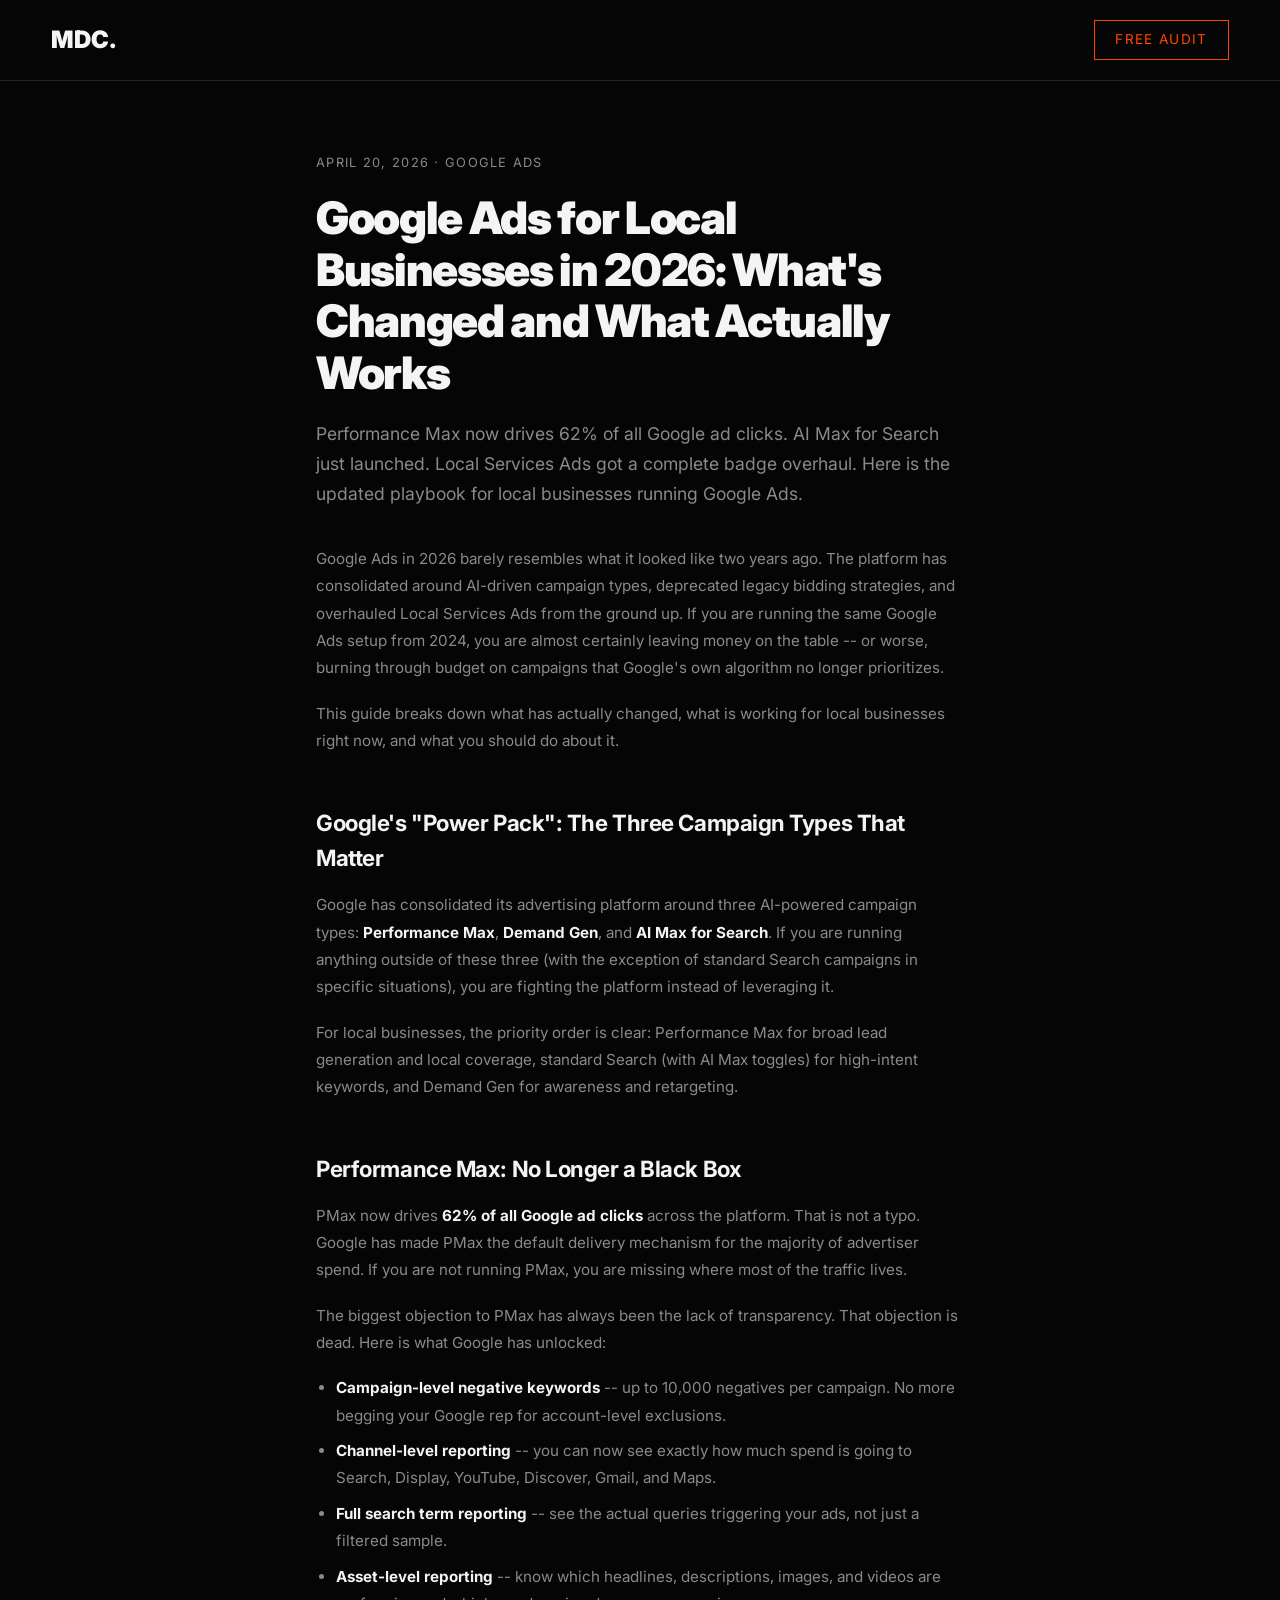
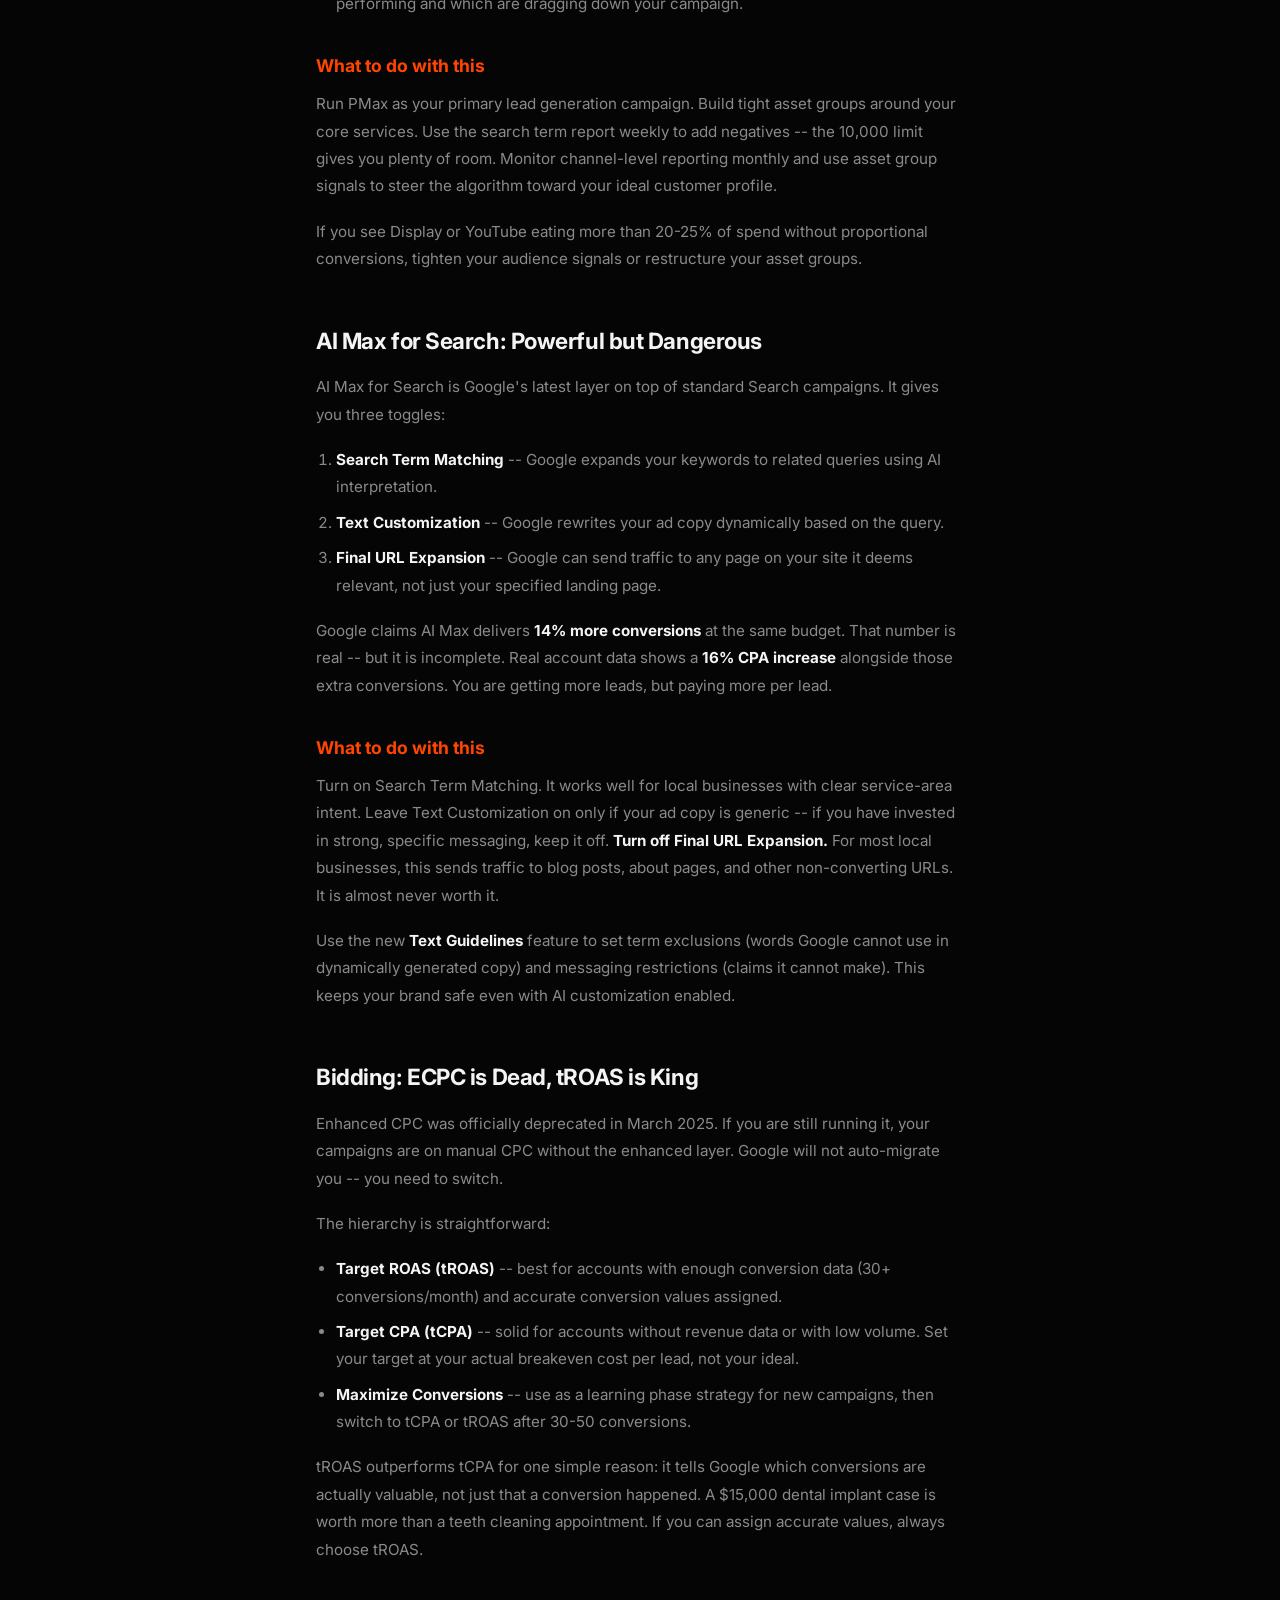
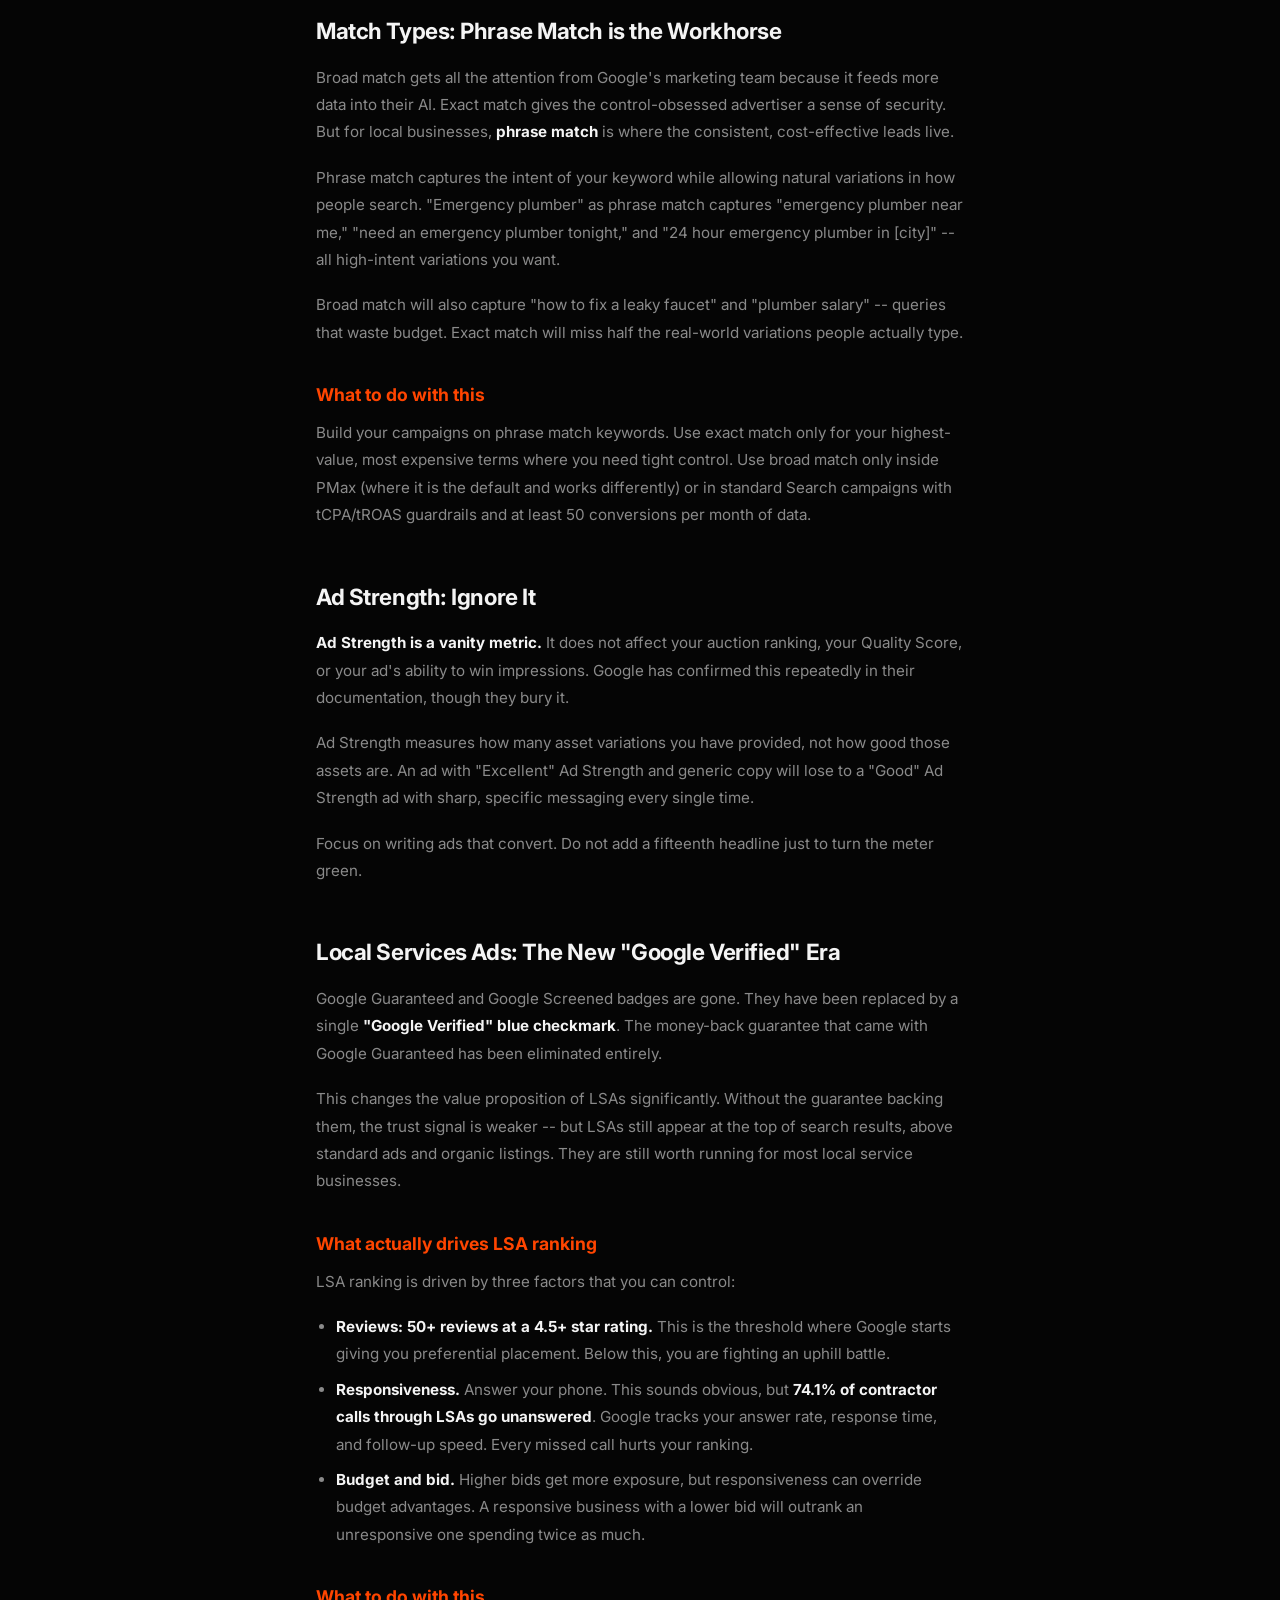
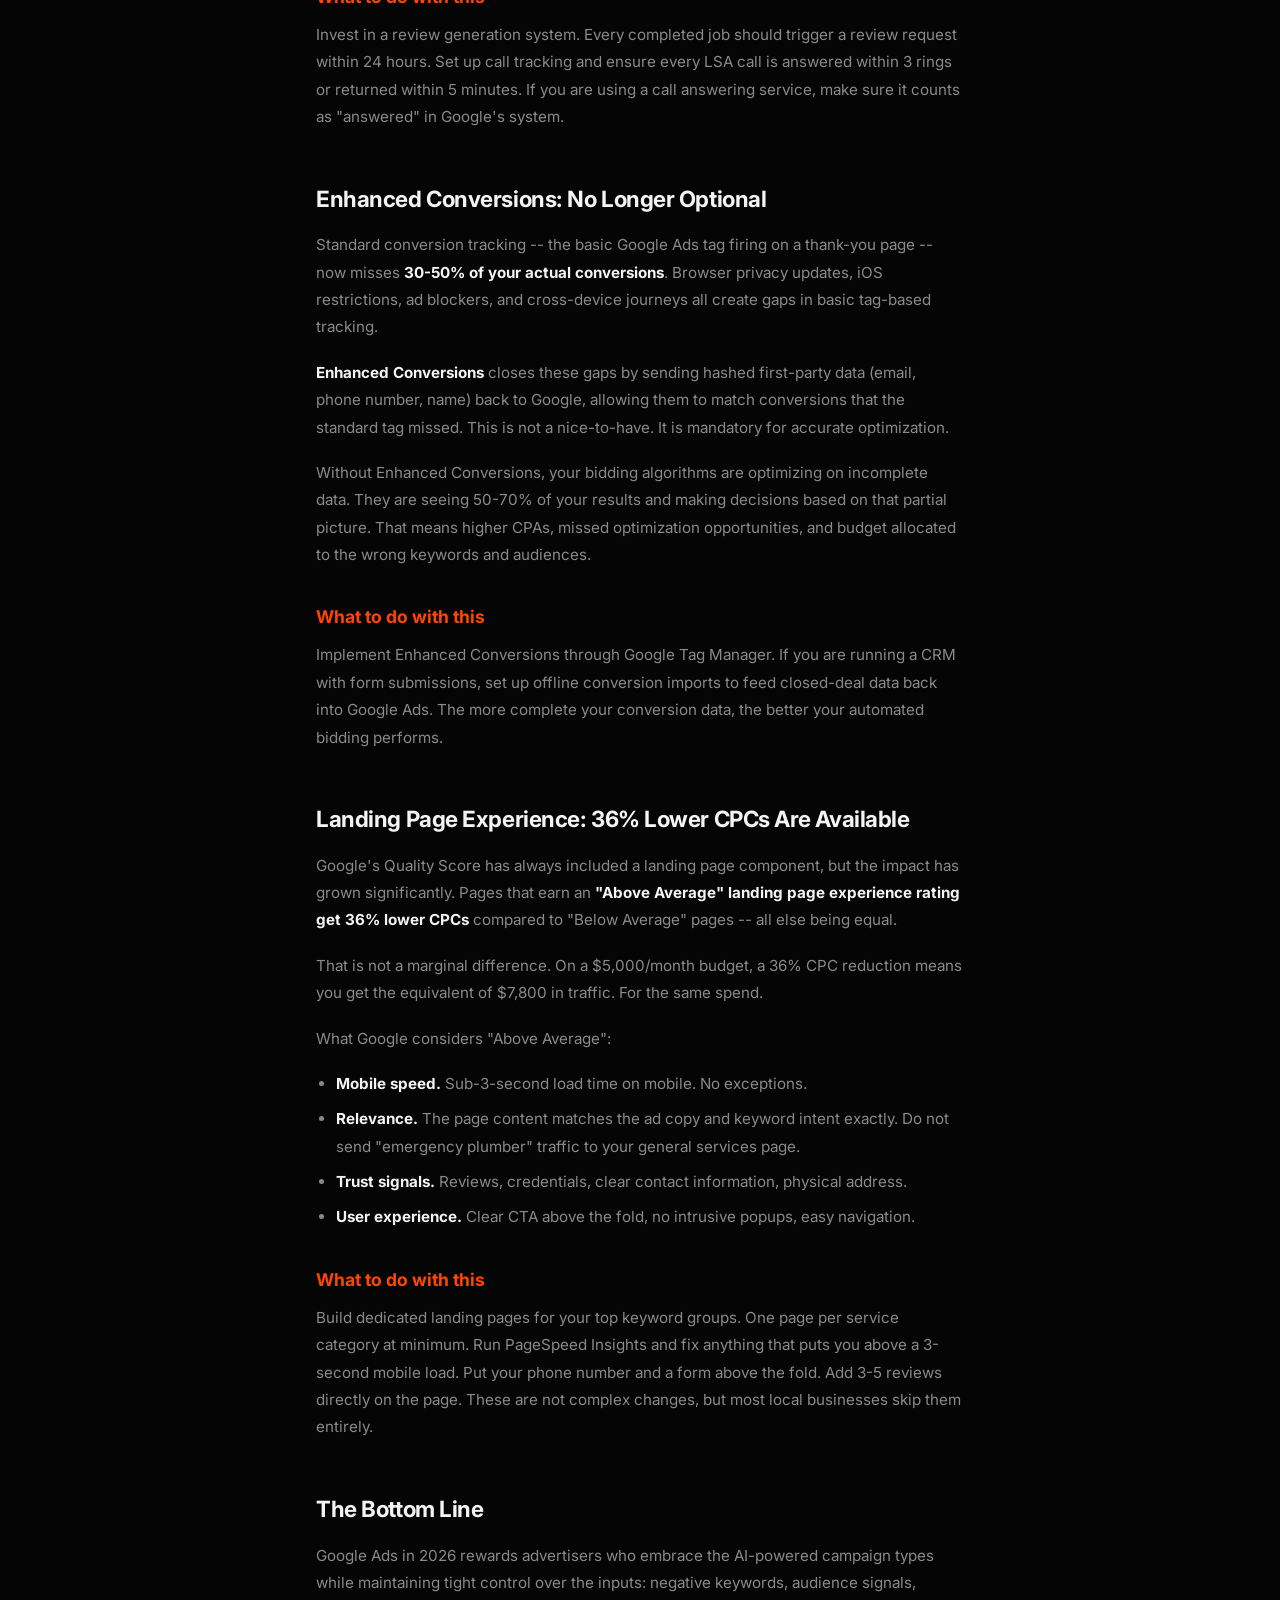
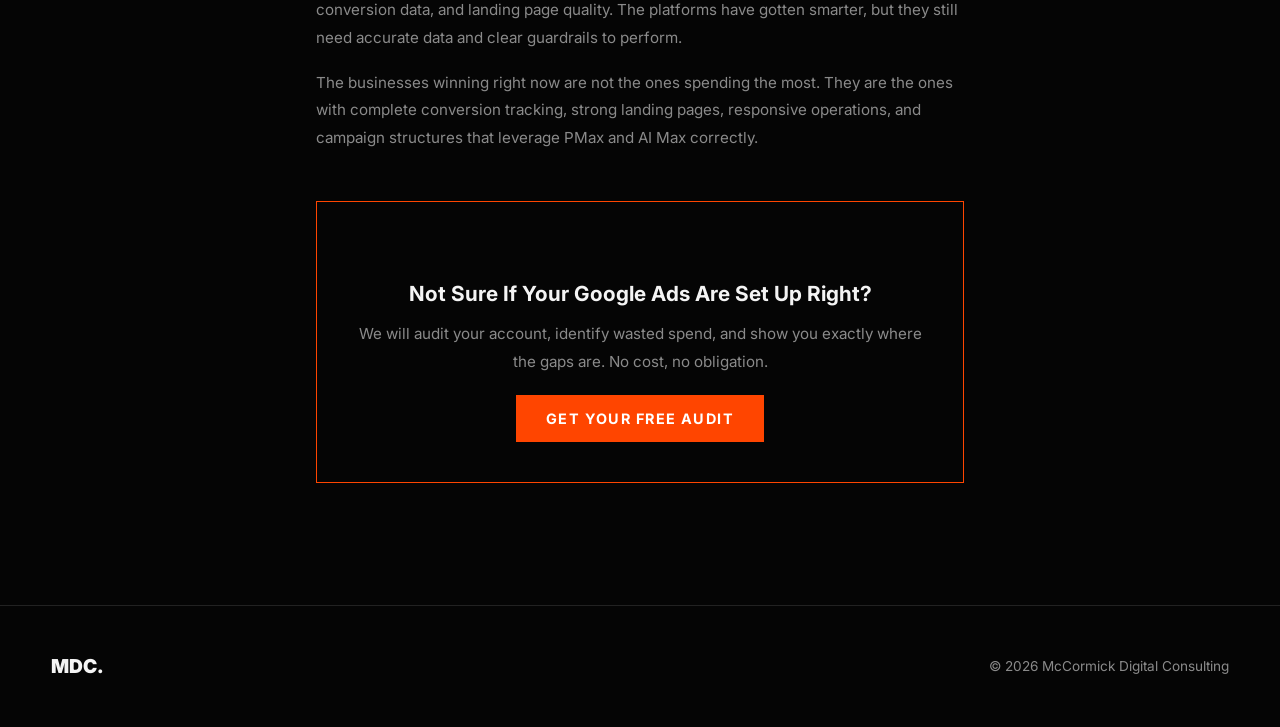
<file: blog/google-ads-local-business-2026.html>
<!DOCTYPE html>
<html lang="en">
<head>
    <meta charset="UTF-8">
    <meta name="viewport" content="width=device-width, initial-scale=1.0">
    <title>Google Ads for Local Businesses in 2026: What's Changed and What Actually Works | MDC</title>
    <meta name="description" content="Performance Max drives 62% of Google ad clicks. AI Max for Search just launched. Here's the updated playbook for local businesses running Google Ads in 2026.">
    <link rel="canonical" href="https://mccormickdigitalconsulting.com/blog/google-ads-local-business-2026.html">
    <link rel="preconnect" href="https://fonts.googleapis.com">
    <link rel="preconnect" href="https://fonts.gstatic.com" crossorigin>
    <link href="https://fonts.googleapis.com/css2?family=Inter:wght@400;700;900&display=swap" rel="stylesheet">
    <style>
        *, *::before, *::after { margin: 0; padding: 0; box-sizing: border-box; }
        :root {
            --bg-primary: #050505;
            --border: #222222;
            --text-primary: #F4F4F4;
            --text-secondary: #8A8A8A;
            --accent-orange: #FF4500;
        }
        body {
            font-family: 'Inter', -apple-system, sans-serif;
            background: var(--bg-primary);
            color: var(--text-primary);
            line-height: 1.6;
            -webkit-font-smoothing: antialiased;
        }
        a { color: var(--accent-orange); text-decoration: none; }
        a:hover { text-decoration: underline; }

        nav {
            display: flex; justify-content: space-between; align-items: center;
            padding: 20px 4vw; border-bottom: 1px solid var(--border);
        }
        .logo { font-weight: 900; font-size: 1.5rem; color: var(--text-primary); text-decoration: none; }
        .nav-cta {
            padding: 8px 20px; border: 1px solid var(--accent-orange);
            color: var(--accent-orange); font-size: 0.85rem; text-transform: uppercase;
            letter-spacing: 0.1em; text-decoration: none;
        }
        .nav-cta:hover { background: var(--accent-orange); color: #fff; text-decoration: none; }

        .container { max-width: 750px; margin: 0 auto; padding: 0 4vw; }

        .article-header { padding: 8vh 0 4vh; }
        .article-meta { font-size: 0.8rem; color: var(--text-secondary); text-transform: uppercase; letter-spacing: 0.1em; margin-bottom: 20px; }
        .article-header h1 {
            font-size: clamp(1.8rem, 4.5vw, 2.8rem); font-weight: 900;
            letter-spacing: -0.03em; line-height: 1.15; margin-bottom: 20px;
        }
        .article-header .subtitle { color: var(--text-secondary); font-size: 1.1rem; line-height: 1.7; }

        .article-body { padding-bottom: 8vh; }
        .article-body h2 {
            font-size: 1.4rem; font-weight: 700; margin: 50px 0 15px;
            letter-spacing: -0.02em;
        }
        .article-body h3 {
            font-size: 1.1rem; font-weight: 700; margin: 35px 0 10px;
            color: var(--accent-orange);
        }
        .article-body p { color: var(--text-secondary); font-size: 0.95rem; line-height: 1.8; margin-bottom: 18px; }
        .article-body strong { color: var(--text-primary); }
        .article-body ul, .article-body ol {
            color: var(--text-secondary); font-size: 0.95rem; line-height: 1.8;
            margin: 0 0 18px 20px;
        }
        .article-body li { margin-bottom: 8px; }
        .article-body blockquote {
            border-left: 3px solid var(--accent-orange); padding: 15px 20px;
            margin: 25px 0; background: #0a0a0a;
        }
        .article-body blockquote p { margin: 0; color: var(--text-primary); font-style: italic; }

        .cta-box {
            border: 1px solid var(--accent-orange); padding: 40px; text-align: center;
            margin: 50px 0;
        }
        .cta-box h3 { color: var(--text-primary); font-size: 1.3rem; margin-bottom: 10px; }
        .cta-box p { color: var(--text-secondary); margin-bottom: 20px; }
        .cta-btn {
            display: inline-block; padding: 12px 30px; background: var(--accent-orange);
            color: #fff; font-weight: 700; font-size: 0.9rem; text-transform: uppercase;
            letter-spacing: 0.1em; text-decoration: none;
        }
        .cta-btn:hover { background: #e63e00; text-decoration: none; }

        footer {
            padding: 5vh 4vw; display: flex; justify-content: space-between;
            align-items: center; border-top: 1px solid var(--border);
        }
    </style>
</head>
<body>
    <nav>
        <a href="../index.html" class="logo">MDC.</a>
        <a href="../audit.html" class="nav-cta">Free Audit</a>
    </nav>

    <div class="container">
        <div class="article-header">
            <div class="article-meta">April 20, 2026 &middot; Google Ads</div>
            <h1>Google Ads for Local Businesses in 2026: What's Changed and What Actually Works</h1>
            <p class="subtitle">Performance Max now drives 62% of all Google ad clicks. AI Max for Search just launched. Local Services Ads got a complete badge overhaul. Here is the updated playbook for local businesses running Google Ads.</p>
        </div>

        <div class="article-body">

            <p>Google Ads in 2026 barely resembles what it looked like two years ago. The platform has consolidated around AI-driven campaign types, deprecated legacy bidding strategies, and overhauled Local Services Ads from the ground up. If you are running the same Google Ads setup from 2024, you are almost certainly leaving money on the table -- or worse, burning through budget on campaigns that Google's own algorithm no longer prioritizes.</p>

            <p>This guide breaks down what has actually changed, what is working for local businesses right now, and what you should do about it.</p>

            <h2>Google's "Power Pack": The Three Campaign Types That Matter</h2>

            <p>Google has consolidated its advertising platform around three AI-powered campaign types: <strong>Performance Max</strong>, <strong>Demand Gen</strong>, and <strong>AI Max for Search</strong>. If you are running anything outside of these three (with the exception of standard Search campaigns in specific situations), you are fighting the platform instead of leveraging it.</p>

            <p>For local businesses, the priority order is clear: Performance Max for broad lead generation and local coverage, standard Search (with AI Max toggles) for high-intent keywords, and Demand Gen for awareness and retargeting.</p>

            <h2>Performance Max: No Longer a Black Box</h2>

            <p>PMax now drives <strong>62% of all Google ad clicks</strong> across the platform. That is not a typo. Google has made PMax the default delivery mechanism for the majority of advertiser spend. If you are not running PMax, you are missing where most of the traffic lives.</p>

            <p>The biggest objection to PMax has always been the lack of transparency. That objection is dead. Here is what Google has unlocked:</p>

            <ul>
                <li><strong>Campaign-level negative keywords</strong> -- up to 10,000 negatives per campaign. No more begging your Google rep for account-level exclusions.</li>
                <li><strong>Channel-level reporting</strong> -- you can now see exactly how much spend is going to Search, Display, YouTube, Discover, Gmail, and Maps.</li>
                <li><strong>Full search term reporting</strong> -- see the actual queries triggering your ads, not just a filtered sample.</li>
                <li><strong>Asset-level reporting</strong> -- know which headlines, descriptions, images, and videos are performing and which are dragging down your campaign.</li>
            </ul>

            <h3>What to do with this</h3>

            <p>Run PMax as your primary lead generation campaign. Build tight asset groups around your core services. Use the search term report weekly to add negatives -- the 10,000 limit gives you plenty of room. Monitor channel-level reporting monthly and use asset group signals to steer the algorithm toward your ideal customer profile.</p>

            <p>If you see Display or YouTube eating more than 20-25% of spend without proportional conversions, tighten your audience signals or restructure your asset groups.</p>

            <h2>AI Max for Search: Powerful but Dangerous</h2>

            <p>AI Max for Search is Google's latest layer on top of standard Search campaigns. It gives you three toggles:</p>

            <ol>
                <li><strong>Search Term Matching</strong> -- Google expands your keywords to related queries using AI interpretation.</li>
                <li><strong>Text Customization</strong> -- Google rewrites your ad copy dynamically based on the query.</li>
                <li><strong>Final URL Expansion</strong> -- Google can send traffic to any page on your site it deems relevant, not just your specified landing page.</li>
            </ol>

            <p>Google claims AI Max delivers <strong>14% more conversions</strong> at the same budget. That number is real -- but it is incomplete. Real account data shows a <strong>16% CPA increase</strong> alongside those extra conversions. You are getting more leads, but paying more per lead.</p>

            <h3>What to do with this</h3>

            <p>Turn on Search Term Matching. It works well for local businesses with clear service-area intent. Leave Text Customization on only if your ad copy is generic -- if you have invested in strong, specific messaging, keep it off. <strong>Turn off Final URL Expansion.</strong> For most local businesses, this sends traffic to blog posts, about pages, and other non-converting URLs. It is almost never worth it.</p>

            <p>Use the new <strong>Text Guidelines</strong> feature to set term exclusions (words Google cannot use in dynamically generated copy) and messaging restrictions (claims it cannot make). This keeps your brand safe even with AI customization enabled.</p>

            <h2>Bidding: ECPC is Dead, tROAS is King</h2>

            <p>Enhanced CPC was officially deprecated in March 2025. If you are still running it, your campaigns are on manual CPC without the enhanced layer. Google will not auto-migrate you -- you need to switch.</p>

            <p>The hierarchy is straightforward:</p>

            <ul>
                <li><strong>Target ROAS (tROAS)</strong> -- best for accounts with enough conversion data (30+ conversions/month) and accurate conversion values assigned.</li>
                <li><strong>Target CPA (tCPA)</strong> -- solid for accounts without revenue data or with low volume. Set your target at your actual breakeven cost per lead, not your ideal.</li>
                <li><strong>Maximize Conversions</strong> -- use as a learning phase strategy for new campaigns, then switch to tCPA or tROAS after 30-50 conversions.</li>
            </ul>

            <p>tROAS outperforms tCPA for one simple reason: it tells Google which conversions are actually valuable, not just that a conversion happened. A $15,000 dental implant case is worth more than a teeth cleaning appointment. If you can assign accurate values, always choose tROAS.</p>

            <h2>Match Types: Phrase Match is the Workhorse</h2>

            <p>Broad match gets all the attention from Google's marketing team because it feeds more data into their AI. Exact match gives the control-obsessed advertiser a sense of security. But for local businesses, <strong>phrase match</strong> is where the consistent, cost-effective leads live.</p>

            <p>Phrase match captures the intent of your keyword while allowing natural variations in how people search. "Emergency plumber" as phrase match captures "emergency plumber near me," "need an emergency plumber tonight," and "24 hour emergency plumber in [city]" -- all high-intent variations you want.</p>

            <p>Broad match will also capture "how to fix a leaky faucet" and "plumber salary" -- queries that waste budget. Exact match will miss half the real-world variations people actually type.</p>

            <h3>What to do with this</h3>

            <p>Build your campaigns on phrase match keywords. Use exact match only for your highest-value, most expensive terms where you need tight control. Use broad match only inside PMax (where it is the default and works differently) or in standard Search campaigns with tCPA/tROAS guardrails and at least 50 conversions per month of data.</p>

            <h2>Ad Strength: Ignore It</h2>

            <p><strong>Ad Strength is a vanity metric.</strong> It does not affect your auction ranking, your Quality Score, or your ad's ability to win impressions. Google has confirmed this repeatedly in their documentation, though they bury it.</p>

            <p>Ad Strength measures how many asset variations you have provided, not how good those assets are. An ad with "Excellent" Ad Strength and generic copy will lose to a "Good" Ad Strength ad with sharp, specific messaging every single time.</p>

            <p>Focus on writing ads that convert. Do not add a fifteenth headline just to turn the meter green.</p>

            <h2>Local Services Ads: The New "Google Verified" Era</h2>

            <p>Google Guaranteed and Google Screened badges are gone. They have been replaced by a single <strong>"Google Verified" blue checkmark</strong>. The money-back guarantee that came with Google Guaranteed has been eliminated entirely.</p>

            <p>This changes the value proposition of LSAs significantly. Without the guarantee backing them, the trust signal is weaker -- but LSAs still appear at the top of search results, above standard ads and organic listings. They are still worth running for most local service businesses.</p>

            <h3>What actually drives LSA ranking</h3>

            <p>LSA ranking is driven by three factors that you can control:</p>

            <ul>
                <li><strong>Reviews: 50+ reviews at a 4.5+ star rating.</strong> This is the threshold where Google starts giving you preferential placement. Below this, you are fighting an uphill battle.</li>
                <li><strong>Responsiveness.</strong> Answer your phone. This sounds obvious, but <strong>74.1% of contractor calls through LSAs go unanswered</strong>. Google tracks your answer rate, response time, and follow-up speed. Every missed call hurts your ranking.</li>
                <li><strong>Budget and bid.</strong> Higher bids get more exposure, but responsiveness can override budget advantages. A responsive business with a lower bid will outrank an unresponsive one spending twice as much.</li>
            </ul>

            <h3>What to do with this</h3>

            <p>Invest in a review generation system. Every completed job should trigger a review request within 24 hours. Set up call tracking and ensure every LSA call is answered within 3 rings or returned within 5 minutes. If you are using a call answering service, make sure it counts as "answered" in Google's system.</p>

            <h2>Enhanced Conversions: No Longer Optional</h2>

            <p>Standard conversion tracking -- the basic Google Ads tag firing on a thank-you page -- now misses <strong>30-50% of your actual conversions</strong>. Browser privacy updates, iOS restrictions, ad blockers, and cross-device journeys all create gaps in basic tag-based tracking.</p>

            <p><strong>Enhanced Conversions</strong> closes these gaps by sending hashed first-party data (email, phone number, name) back to Google, allowing them to match conversions that the standard tag missed. This is not a nice-to-have. It is mandatory for accurate optimization.</p>

            <p>Without Enhanced Conversions, your bidding algorithms are optimizing on incomplete data. They are seeing 50-70% of your results and making decisions based on that partial picture. That means higher CPAs, missed optimization opportunities, and budget allocated to the wrong keywords and audiences.</p>

            <h3>What to do with this</h3>

            <p>Implement Enhanced Conversions through Google Tag Manager. If you are running a CRM with form submissions, set up offline conversion imports to feed closed-deal data back into Google Ads. The more complete your conversion data, the better your automated bidding performs.</p>

            <h2>Landing Page Experience: 36% Lower CPCs Are Available</h2>

            <p>Google's Quality Score has always included a landing page component, but the impact has grown significantly. Pages that earn an <strong>"Above Average" landing page experience rating get 36% lower CPCs</strong> compared to "Below Average" pages -- all else being equal.</p>

            <p>That is not a marginal difference. On a $5,000/month budget, a 36% CPC reduction means you get the equivalent of $7,800 in traffic. For the same spend.</p>

            <p>What Google considers "Above Average":</p>

            <ul>
                <li><strong>Mobile speed.</strong> Sub-3-second load time on mobile. No exceptions.</li>
                <li><strong>Relevance.</strong> The page content matches the ad copy and keyword intent exactly. Do not send "emergency plumber" traffic to your general services page.</li>
                <li><strong>Trust signals.</strong> Reviews, credentials, clear contact information, physical address.</li>
                <li><strong>User experience.</strong> Clear CTA above the fold, no intrusive popups, easy navigation.</li>
            </ul>

            <h3>What to do with this</h3>

            <p>Build dedicated landing pages for your top keyword groups. One page per service category at minimum. Run PageSpeed Insights and fix anything that puts you above a 3-second mobile load. Put your phone number and a form above the fold. Add 3-5 reviews directly on the page. These are not complex changes, but most local businesses skip them entirely.</p>

            <h2>The Bottom Line</h2>

            <p>Google Ads in 2026 rewards advertisers who embrace the AI-powered campaign types while maintaining tight control over the inputs: negative keywords, audience signals, conversion data, and landing page quality. The platforms have gotten smarter, but they still need accurate data and clear guardrails to perform.</p>

            <p>The businesses winning right now are not the ones spending the most. They are the ones with complete conversion tracking, strong landing pages, responsive operations, and campaign structures that leverage PMax and AI Max correctly.</p>

            <div class="cta-box">
                <h3>Not Sure If Your Google Ads Are Set Up Right?</h3>
                <p>We will audit your account, identify wasted spend, and show you exactly where the gaps are. No cost, no obligation.</p>
                <a href="../audit.html" class="cta-btn">Get Your Free Audit</a>
            </div>

        </div>
    </div>

    <footer>
        <div class="logo" style="font-size: 1.2rem;">MDC.</div>
        <div style="color: var(--text-secondary); font-size: 0.85rem;">&copy; 2026 McCormick Digital Consulting</div>
    </footer>
</body>
</html>
</file>
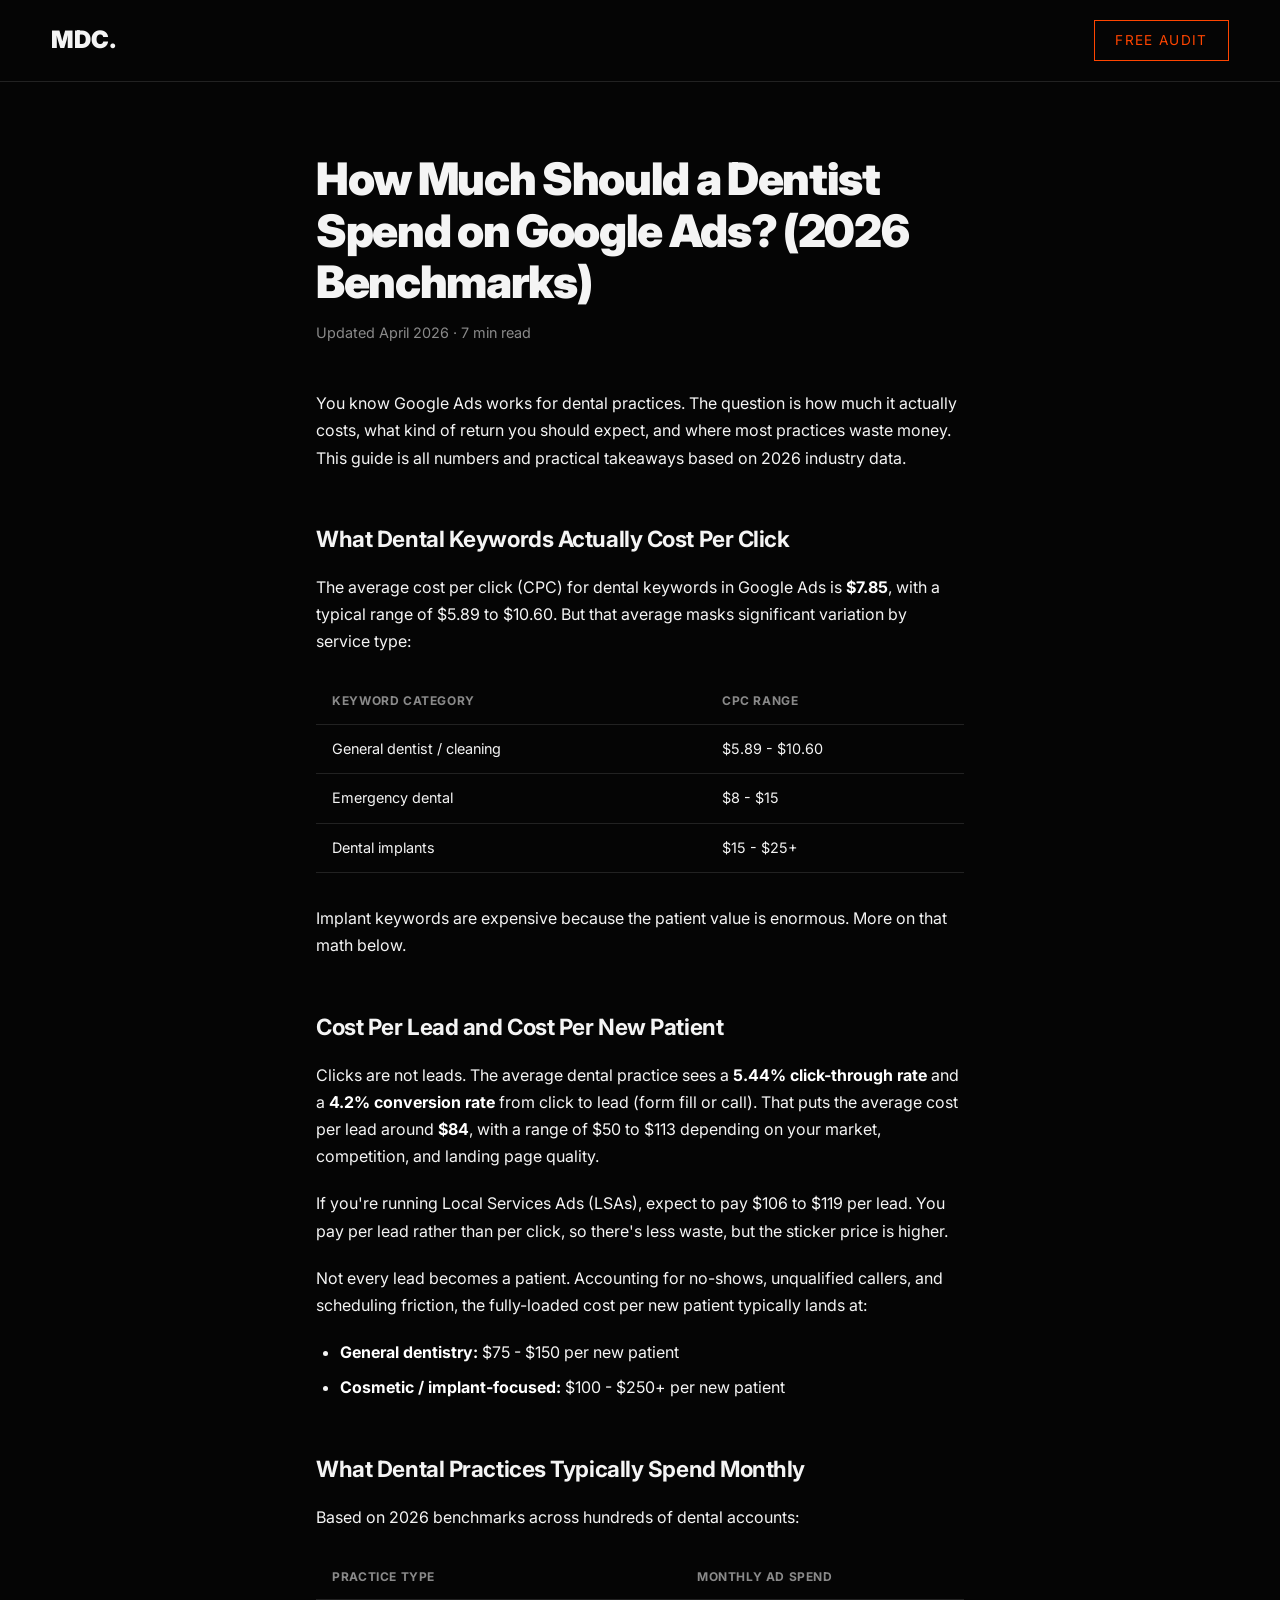
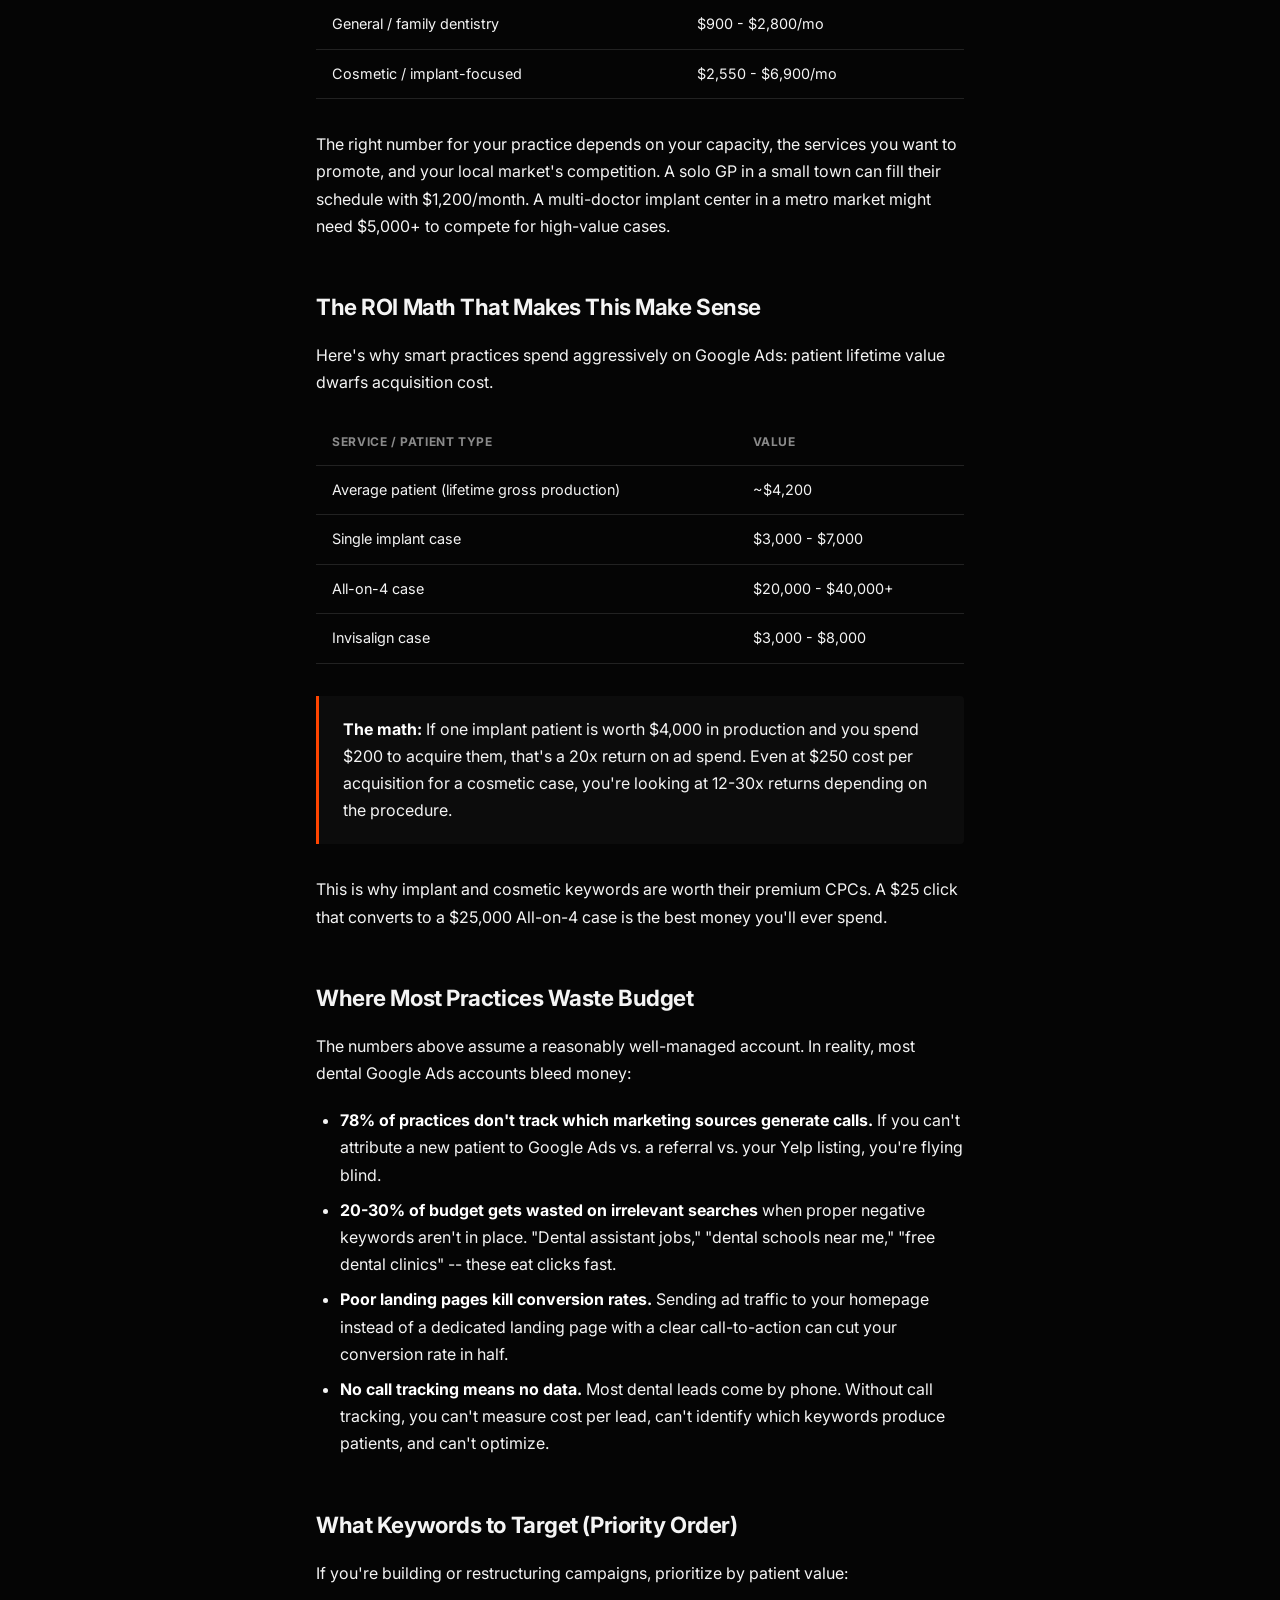
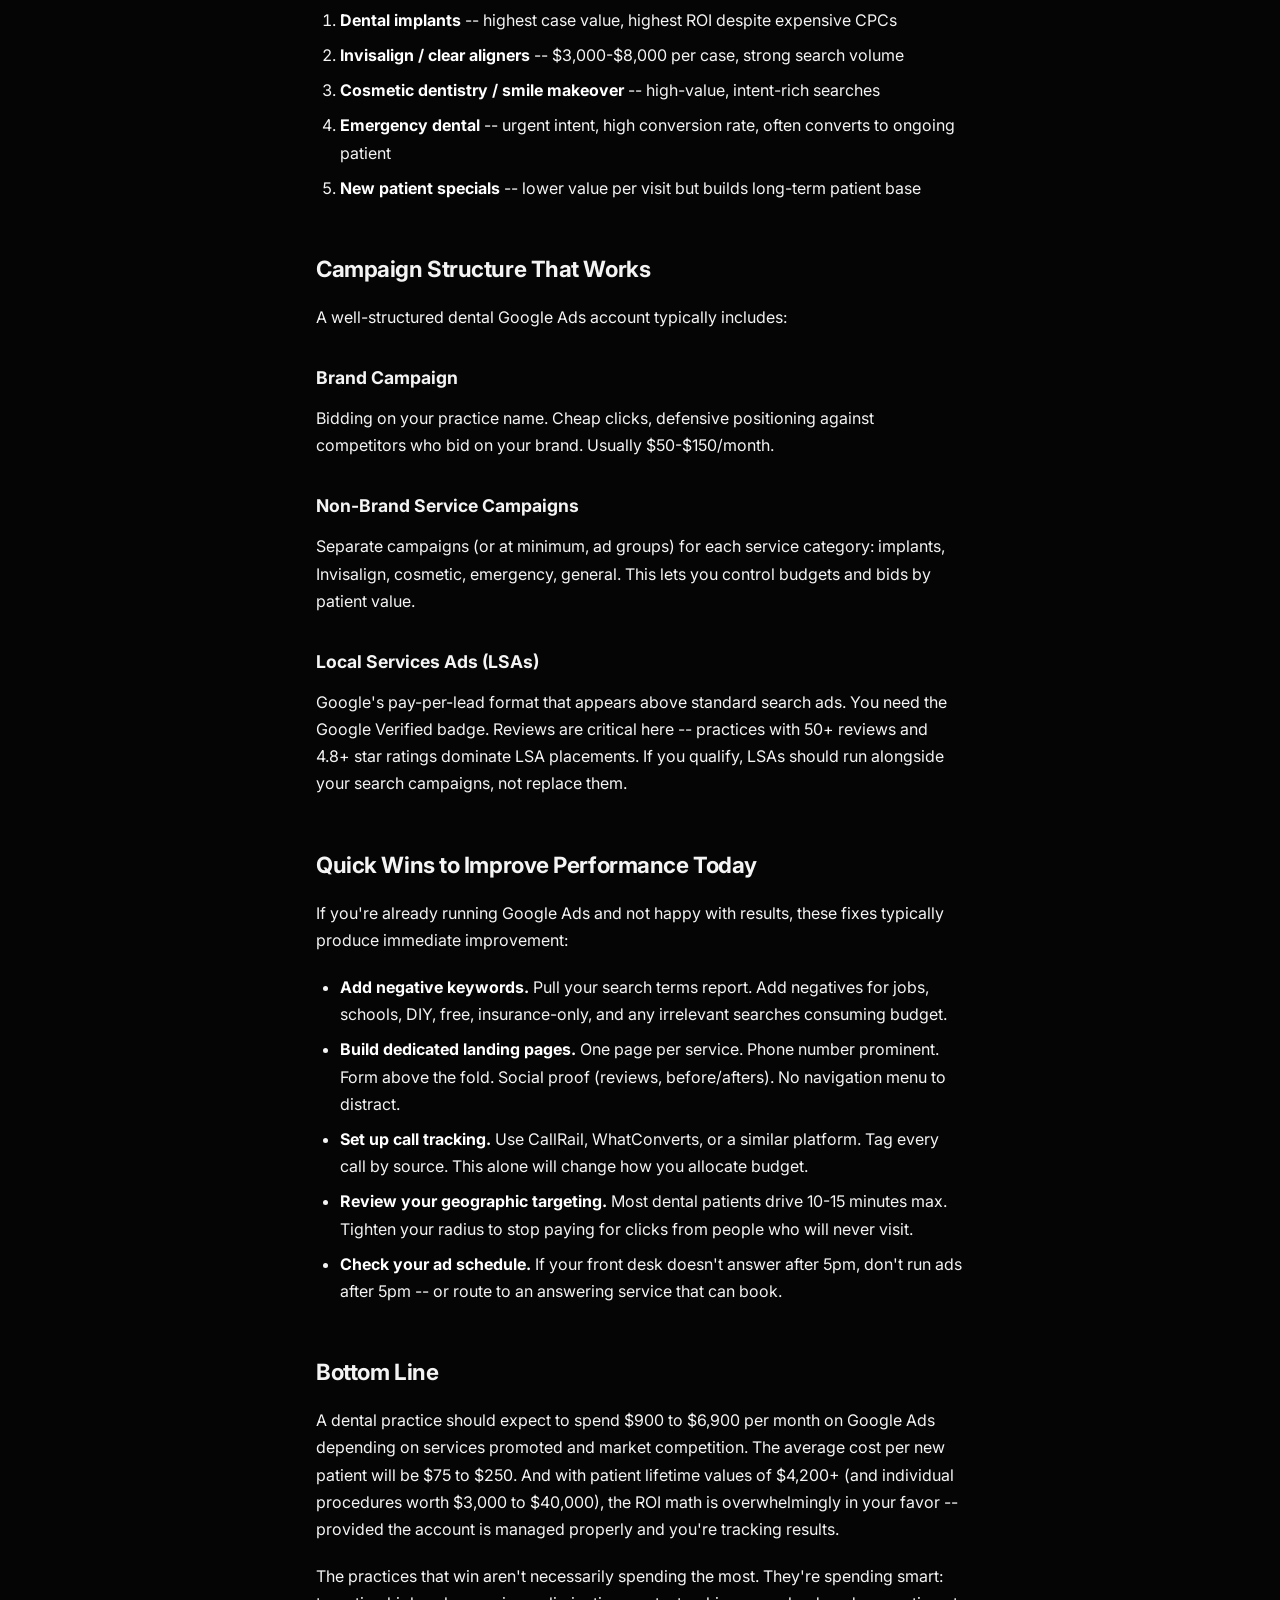
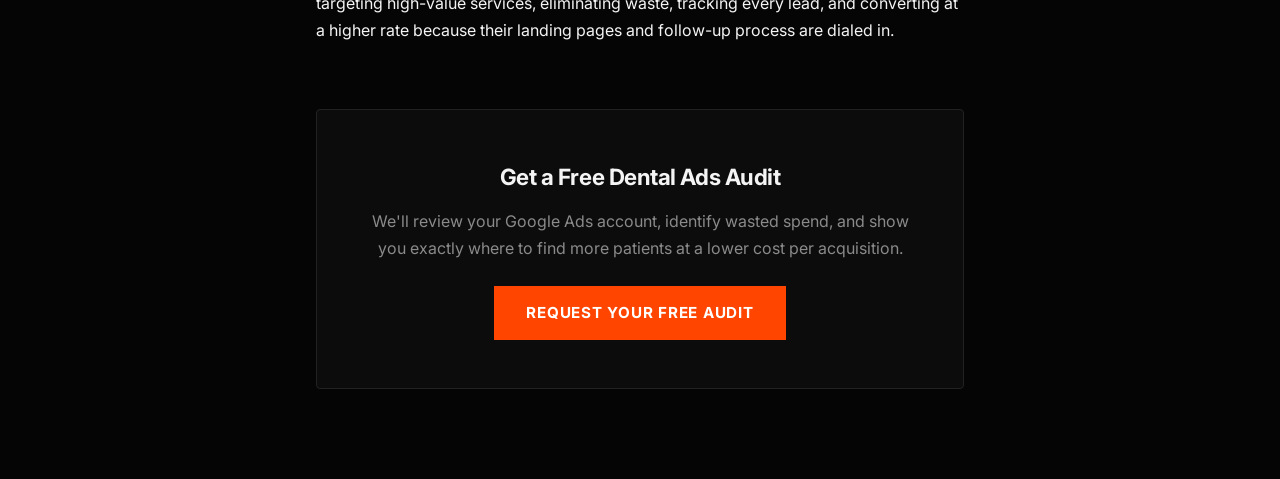
<file: blog/how-much-google-ads-cost-dentist.html>
<!DOCTYPE html>
<html lang="en">
<head>
    <meta charset="UTF-8">
    <meta name="viewport" content="width=device-width, initial-scale=1.0">
    <title>How Much Should a Dentist Spend on Google Ads? (2026 Benchmarks) | McCormick Digital Consulting</title>
    <meta name="description" content="2026 dental Google Ads benchmarks: average CPC, cost per lead, monthly budgets, and ROI math. Data-driven guide for dental practices planning ad spend.">
    <link rel="canonical" href="https://mccormickdigitalconsulting.com/blog/how-much-google-ads-cost-dentist.html">
    <link rel="preconnect" href="https://fonts.googleapis.com">
    <link rel="preconnect" href="https://fonts.gstatic.com" crossorigin>
    <link href="https://fonts.googleapis.com/css2?family=Inter:wght@400;700;900&display=swap" rel="stylesheet">
    <style>
        *, *::before, *::after { margin: 0; padding: 0; box-sizing: border-box; }
        :root {
            --bg-primary: #050505;
            --bg-card: #0c0c0c;
            --border: #222222;
            --text-primary: #F4F4F4;
            --text-secondary: #8A8A8A;
            --accent-orange: #FF4500;
        }
        body {
            font-family: 'Inter', -apple-system, sans-serif;
            background: var(--bg-primary);
            color: var(--text-primary);
            line-height: 1.7;
            -webkit-font-smoothing: antialiased;
        }
        .container { max-width: 750px; margin: 0 auto; padding: 0 4vw; }
        a { color: var(--accent-orange); text-decoration: none; }
        a:hover { text-decoration: underline; }

        nav {
            display: flex; justify-content: space-between; align-items: center;
            padding: 20px 4vw; border-bottom: 1px solid var(--border);
        }
        .logo { font-weight: 900; font-size: 1.5rem; color: var(--text-primary); text-decoration: none; }
        .nav-cta {
            padding: 8px 20px; border: 1px solid var(--accent-orange);
            color: var(--accent-orange); font-size: 0.85rem; text-transform: uppercase;
            letter-spacing: 0.1em; text-decoration: none;
        }
        .nav-cta:hover { background: var(--accent-orange); color: #fff; text-decoration: none; }

        article { padding: 8vh 0 10vh; }
        article h1 {
            font-size: clamp(1.8rem, 4vw, 2.8rem); font-weight: 900;
            letter-spacing: -0.03em; line-height: 1.15; margin-bottom: 12px;
        }
        .meta { color: var(--text-secondary); font-size: 0.9rem; margin-bottom: 5vh; }
        article h2 {
            font-size: 1.4rem; font-weight: 700; margin-top: 3rem; margin-bottom: 1rem;
            letter-spacing: -0.02em;
        }
        article h3 {
            font-size: 1.1rem; font-weight: 700; margin-top: 2rem; margin-bottom: 0.75rem;
        }
        article p { margin-bottom: 1.25rem; color: var(--text-primary); }
        article ul, article ol { margin-bottom: 1.25rem; padding-left: 1.5rem; }
        article li { margin-bottom: 0.5rem; }
        article strong { color: #fff; }

        .data-table {
            width: 100%; border-collapse: collapse; margin: 1.5rem 0 2rem;
            font-size: 0.9rem;
        }
        .data-table th, .data-table td {
            padding: 12px 16px; text-align: left;
            border-bottom: 1px solid var(--border);
        }
        .data-table th {
            color: var(--text-secondary); font-weight: 700;
            text-transform: uppercase; font-size: 0.75rem; letter-spacing: 0.05em;
        }
        .data-table td { color: var(--text-primary); }

        .callout {
            border-left: 3px solid var(--accent-orange);
            padding: 1.25rem 1.5rem; margin: 2rem 0;
            background: #0c0c0c; border-radius: 0 4px 4px 0;
        }
        .callout p { margin-bottom: 0; }

        .cta-box {
            border: 1px solid var(--border); padding: 3rem 2.5rem;
            text-align: center; margin-top: 4rem; border-radius: 4px;
            background: #0c0c0c;
        }
        .cta-box h2 { margin-top: 0; margin-bottom: 0.75rem; }
        .cta-box p { color: var(--text-secondary); margin-bottom: 1.5rem; }
        .cta-btn {
            display: inline-block; padding: 14px 32px;
            background: var(--accent-orange); color: #fff; font-weight: 700;
            font-size: 0.95rem; text-decoration: none; text-transform: uppercase;
            letter-spacing: 0.05em;
        }
        .cta-btn:hover { background: #e03e00; text-decoration: none; }

        @media (max-width: 600px) {
            .data-table th, .data-table td { padding: 8px 10px; font-size: 0.8rem; }
            .cta-box { padding: 2rem 1.5rem; }
        }
    </style>
</head>
<body>
    <nav>
        <a href="../index.html" class="logo">MDC.</a>
        <a href="../audit.html" class="nav-cta">Free Audit</a>
    </nav>

    <div class="container">
        <article>
            <h1>How Much Should a Dentist Spend on Google Ads? (2026 Benchmarks)</h1>
            <p class="meta">Updated April 2026 &middot; 7 min read</p>

            <p>You know Google Ads works for dental practices. The question is how much it actually costs, what kind of return you should expect, and where most practices waste money. This guide is all numbers and practical takeaways based on 2026 industry data.</p>

            <h2>What Dental Keywords Actually Cost Per Click</h2>

            <p>The average cost per click (CPC) for dental keywords in Google Ads is <strong>$7.85</strong>, with a typical range of $5.89 to $10.60. But that average masks significant variation by service type:</p>

            <table class="data-table">
                <thead>
                    <tr>
                        <th>Keyword Category</th>
                        <th>CPC Range</th>
                    </tr>
                </thead>
                <tbody>
                    <tr>
                        <td>General dentist / cleaning</td>
                        <td>$5.89 - $10.60</td>
                    </tr>
                    <tr>
                        <td>Emergency dental</td>
                        <td>$8 - $15</td>
                    </tr>
                    <tr>
                        <td>Dental implants</td>
                        <td>$15 - $25+</td>
                    </tr>
                </tbody>
            </table>

            <p>Implant keywords are expensive because the patient value is enormous. More on that math below.</p>

            <h2>Cost Per Lead and Cost Per New Patient</h2>

            <p>Clicks are not leads. The average dental practice sees a <strong>5.44% click-through rate</strong> and a <strong>4.2% conversion rate</strong> from click to lead (form fill or call). That puts the average cost per lead around <strong>$84</strong>, with a range of $50 to $113 depending on your market, competition, and landing page quality.</p>

            <p>If you're running Local Services Ads (LSAs), expect to pay $106 to $119 per lead. You pay per lead rather than per click, so there's less waste, but the sticker price is higher.</p>

            <p>Not every lead becomes a patient. Accounting for no-shows, unqualified callers, and scheduling friction, the fully-loaded cost per new patient typically lands at:</p>

            <ul>
                <li><strong>General dentistry:</strong> $75 - $150 per new patient</li>
                <li><strong>Cosmetic / implant-focused:</strong> $100 - $250+ per new patient</li>
            </ul>

            <h2>What Dental Practices Typically Spend Monthly</h2>

            <p>Based on 2026 benchmarks across hundreds of dental accounts:</p>

            <table class="data-table">
                <thead>
                    <tr>
                        <th>Practice Type</th>
                        <th>Monthly Ad Spend</th>
                    </tr>
                </thead>
                <tbody>
                    <tr>
                        <td>General / family dentistry</td>
                        <td>$900 - $2,800/mo</td>
                    </tr>
                    <tr>
                        <td>Cosmetic / implant-focused</td>
                        <td>$2,550 - $6,900/mo</td>
                    </tr>
                </tbody>
            </table>

            <p>The right number for your practice depends on your capacity, the services you want to promote, and your local market's competition. A solo GP in a small town can fill their schedule with $1,200/month. A multi-doctor implant center in a metro market might need $5,000+ to compete for high-value cases.</p>

            <h2>The ROI Math That Makes This Make Sense</h2>

            <p>Here's why smart practices spend aggressively on Google Ads: patient lifetime value dwarfs acquisition cost.</p>

            <table class="data-table">
                <thead>
                    <tr>
                        <th>Service / Patient Type</th>
                        <th>Value</th>
                    </tr>
                </thead>
                <tbody>
                    <tr>
                        <td>Average patient (lifetime gross production)</td>
                        <td>~$4,200</td>
                    </tr>
                    <tr>
                        <td>Single implant case</td>
                        <td>$3,000 - $7,000</td>
                    </tr>
                    <tr>
                        <td>All-on-4 case</td>
                        <td>$20,000 - $40,000+</td>
                    </tr>
                    <tr>
                        <td>Invisalign case</td>
                        <td>$3,000 - $8,000</td>
                    </tr>
                </tbody>
            </table>

            <div class="callout">
                <p><strong>The math:</strong> If one implant patient is worth $4,000 in production and you spend $200 to acquire them, that's a 20x return on ad spend. Even at $250 cost per acquisition for a cosmetic case, you're looking at 12-30x returns depending on the procedure.</p>
            </div>

            <p>This is why implant and cosmetic keywords are worth their premium CPCs. A $25 click that converts to a $25,000 All-on-4 case is the best money you'll ever spend.</p>

            <h2>Where Most Practices Waste Budget</h2>

            <p>The numbers above assume a reasonably well-managed account. In reality, most dental Google Ads accounts bleed money:</p>

            <ul>
                <li><strong>78% of practices don't track which marketing sources generate calls.</strong> If you can't attribute a new patient to Google Ads vs. a referral vs. your Yelp listing, you're flying blind.</li>
                <li><strong>20-30% of budget gets wasted on irrelevant searches</strong> when proper negative keywords aren't in place. "Dental assistant jobs," "dental schools near me," "free dental clinics" -- these eat clicks fast.</li>
                <li><strong>Poor landing pages kill conversion rates.</strong> Sending ad traffic to your homepage instead of a dedicated landing page with a clear call-to-action can cut your conversion rate in half.</li>
                <li><strong>No call tracking means no data.</strong> Most dental leads come by phone. Without call tracking, you can't measure cost per lead, can't identify which keywords produce patients, and can't optimize.</li>
            </ul>

            <h2>What Keywords to Target (Priority Order)</h2>

            <p>If you're building or restructuring campaigns, prioritize by patient value:</p>

            <ol>
                <li><strong>Dental implants</strong> -- highest case value, highest ROI despite expensive CPCs</li>
                <li><strong>Invisalign / clear aligners</strong> -- $3,000-$8,000 per case, strong search volume</li>
                <li><strong>Cosmetic dentistry / smile makeover</strong> -- high-value, intent-rich searches</li>
                <li><strong>Emergency dental</strong> -- urgent intent, high conversion rate, often converts to ongoing patient</li>
                <li><strong>New patient specials</strong> -- lower value per visit but builds long-term patient base</li>
            </ol>

            <h2>Campaign Structure That Works</h2>

            <p>A well-structured dental Google Ads account typically includes:</p>

            <h3>Brand Campaign</h3>
            <p>Bidding on your practice name. Cheap clicks, defensive positioning against competitors who bid on your brand. Usually $50-$150/month.</p>

            <h3>Non-Brand Service Campaigns</h3>
            <p>Separate campaigns (or at minimum, ad groups) for each service category: implants, Invisalign, cosmetic, emergency, general. This lets you control budgets and bids by patient value.</p>

            <h3>Local Services Ads (LSAs)</h3>
            <p>Google's pay-per-lead format that appears above standard search ads. You need the Google Verified badge. Reviews are critical here -- practices with 50+ reviews and 4.8+ star ratings dominate LSA placements. If you qualify, LSAs should run alongside your search campaigns, not replace them.</p>

            <h2>Quick Wins to Improve Performance Today</h2>

            <p>If you're already running Google Ads and not happy with results, these fixes typically produce immediate improvement:</p>

            <ul>
                <li><strong>Add negative keywords.</strong> Pull your search terms report. Add negatives for jobs, schools, DIY, free, insurance-only, and any irrelevant searches consuming budget.</li>
                <li><strong>Build dedicated landing pages.</strong> One page per service. Phone number prominent. Form above the fold. Social proof (reviews, before/afters). No navigation menu to distract.</li>
                <li><strong>Set up call tracking.</strong> Use CallRail, WhatConverts, or a similar platform. Tag every call by source. This alone will change how you allocate budget.</li>
                <li><strong>Review your geographic targeting.</strong> Most dental patients drive 10-15 minutes max. Tighten your radius to stop paying for clicks from people who will never visit.</li>
                <li><strong>Check your ad schedule.</strong> If your front desk doesn't answer after 5pm, don't run ads after 5pm -- or route to an answering service that can book.</li>
            </ul>

            <h2>Bottom Line</h2>

            <p>A dental practice should expect to spend $900 to $6,900 per month on Google Ads depending on services promoted and market competition. The average cost per new patient will be $75 to $250. And with patient lifetime values of $4,200+ (and individual procedures worth $3,000 to $40,000), the ROI math is overwhelmingly in your favor -- provided the account is managed properly and you're tracking results.</p>

            <p>The practices that win aren't necessarily spending the most. They're spending smart: targeting high-value services, eliminating waste, tracking every lead, and converting at a higher rate because their landing pages and follow-up process are dialed in.</p>

            <div class="cta-box">
                <h2>Get a Free Dental Ads Audit</h2>
                <p>We'll review your Google Ads account, identify wasted spend, and show you exactly where to find more patients at a lower cost per acquisition.</p>
                <a href="../audit.html" class="cta-btn">Request Your Free Audit</a>
            </div>
        </article>
    </div>
</body>
</html>
</file>
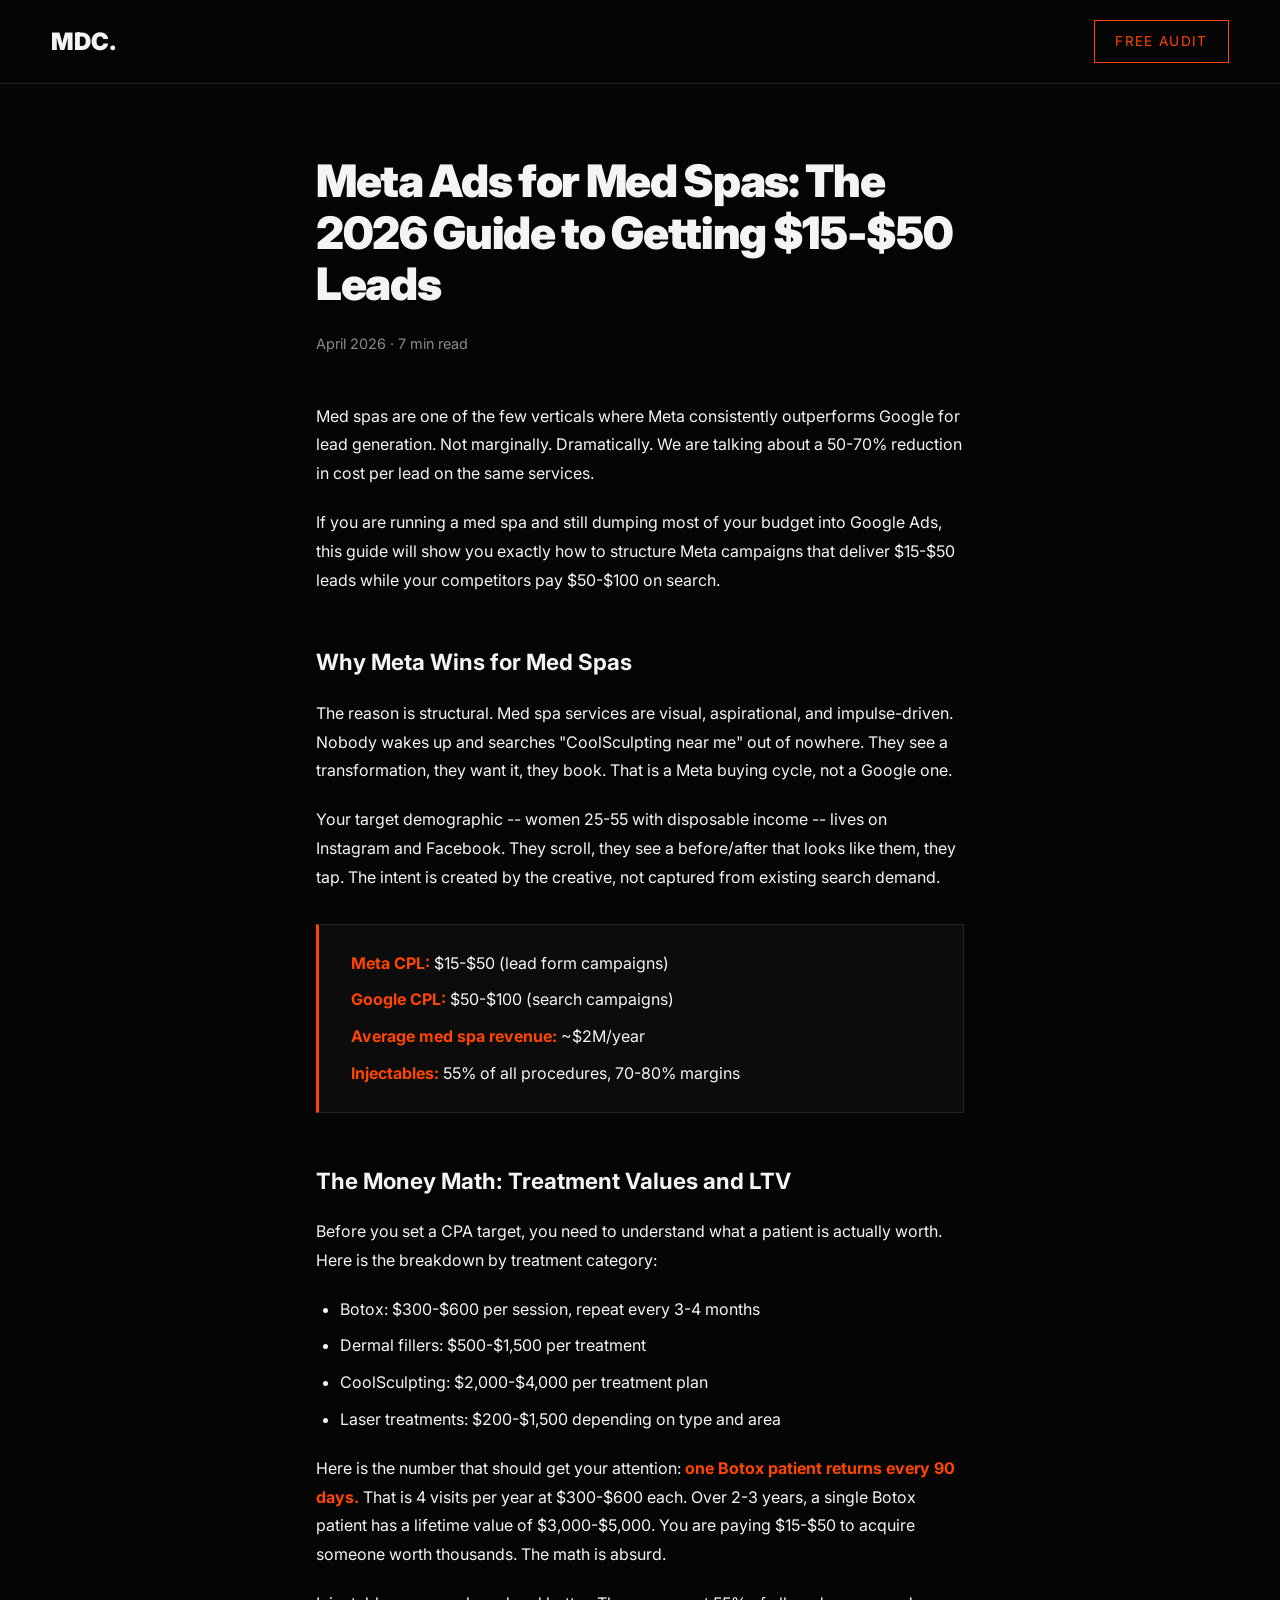
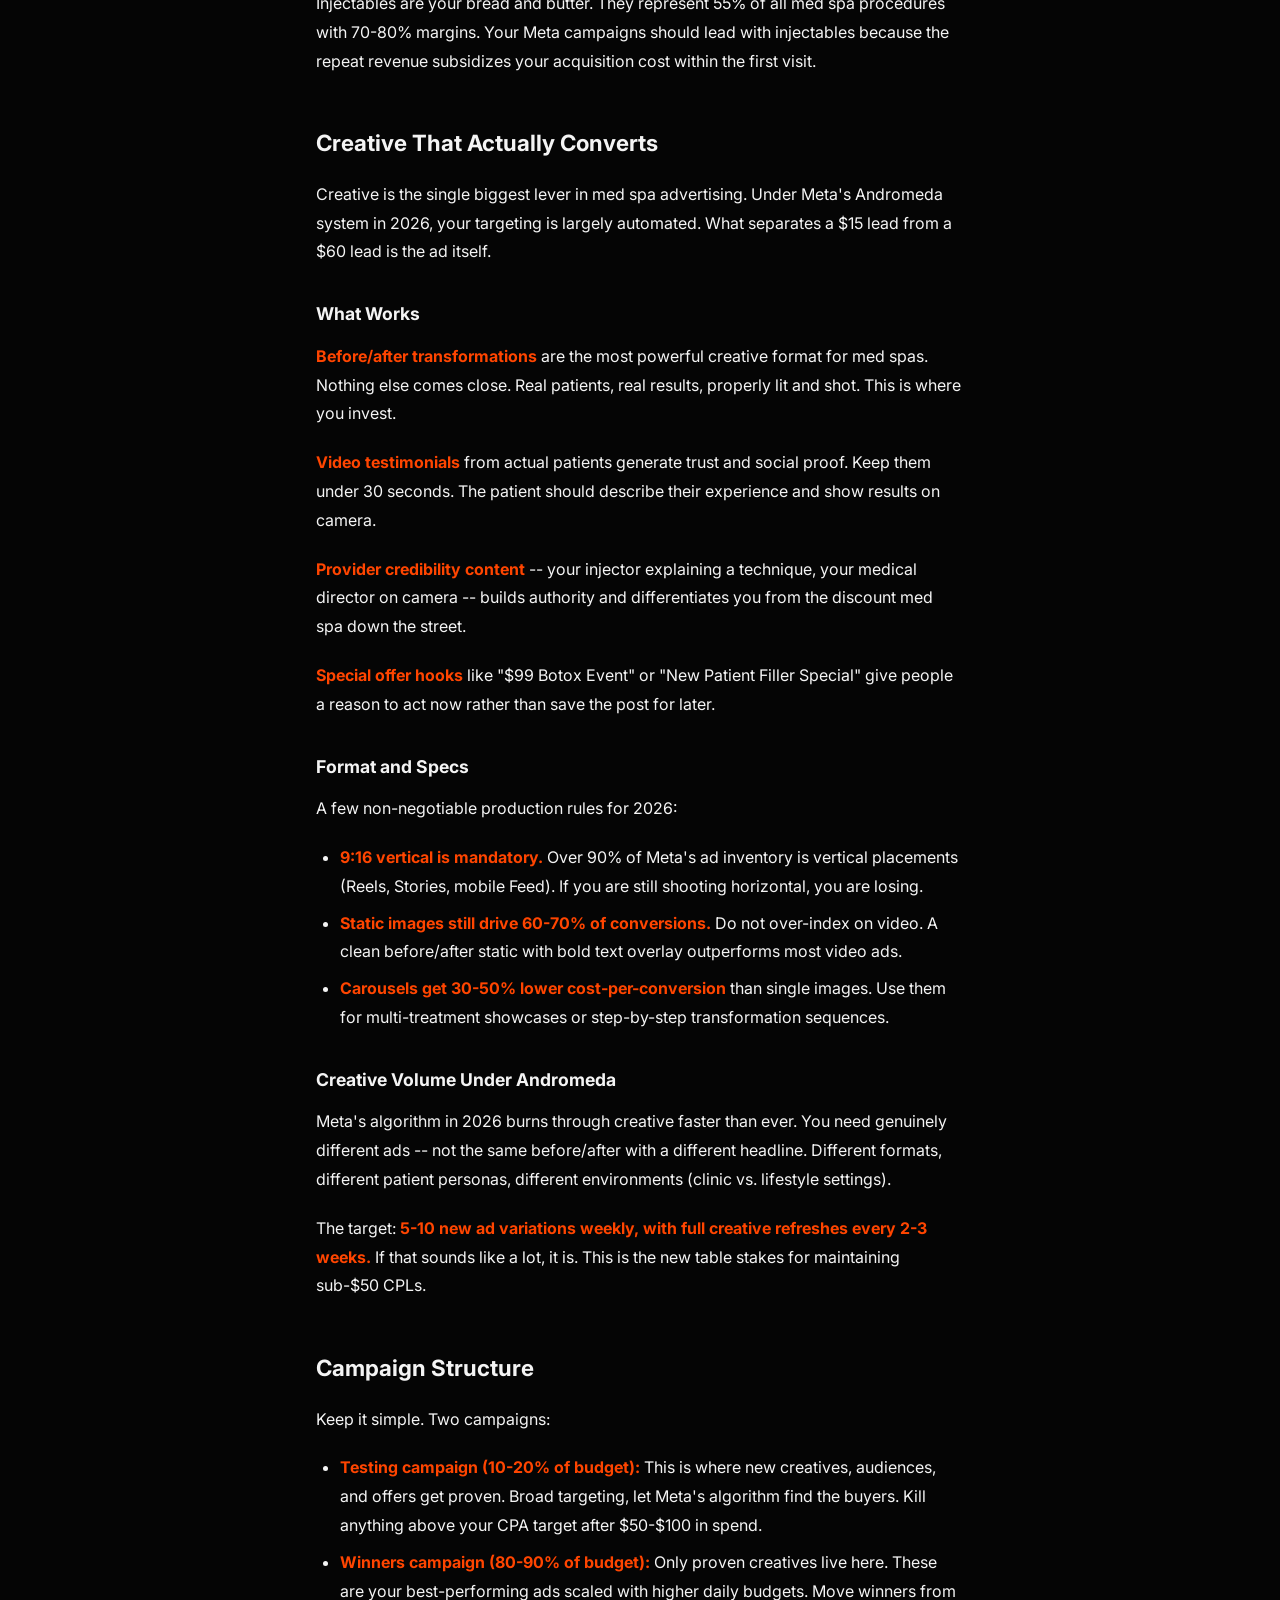
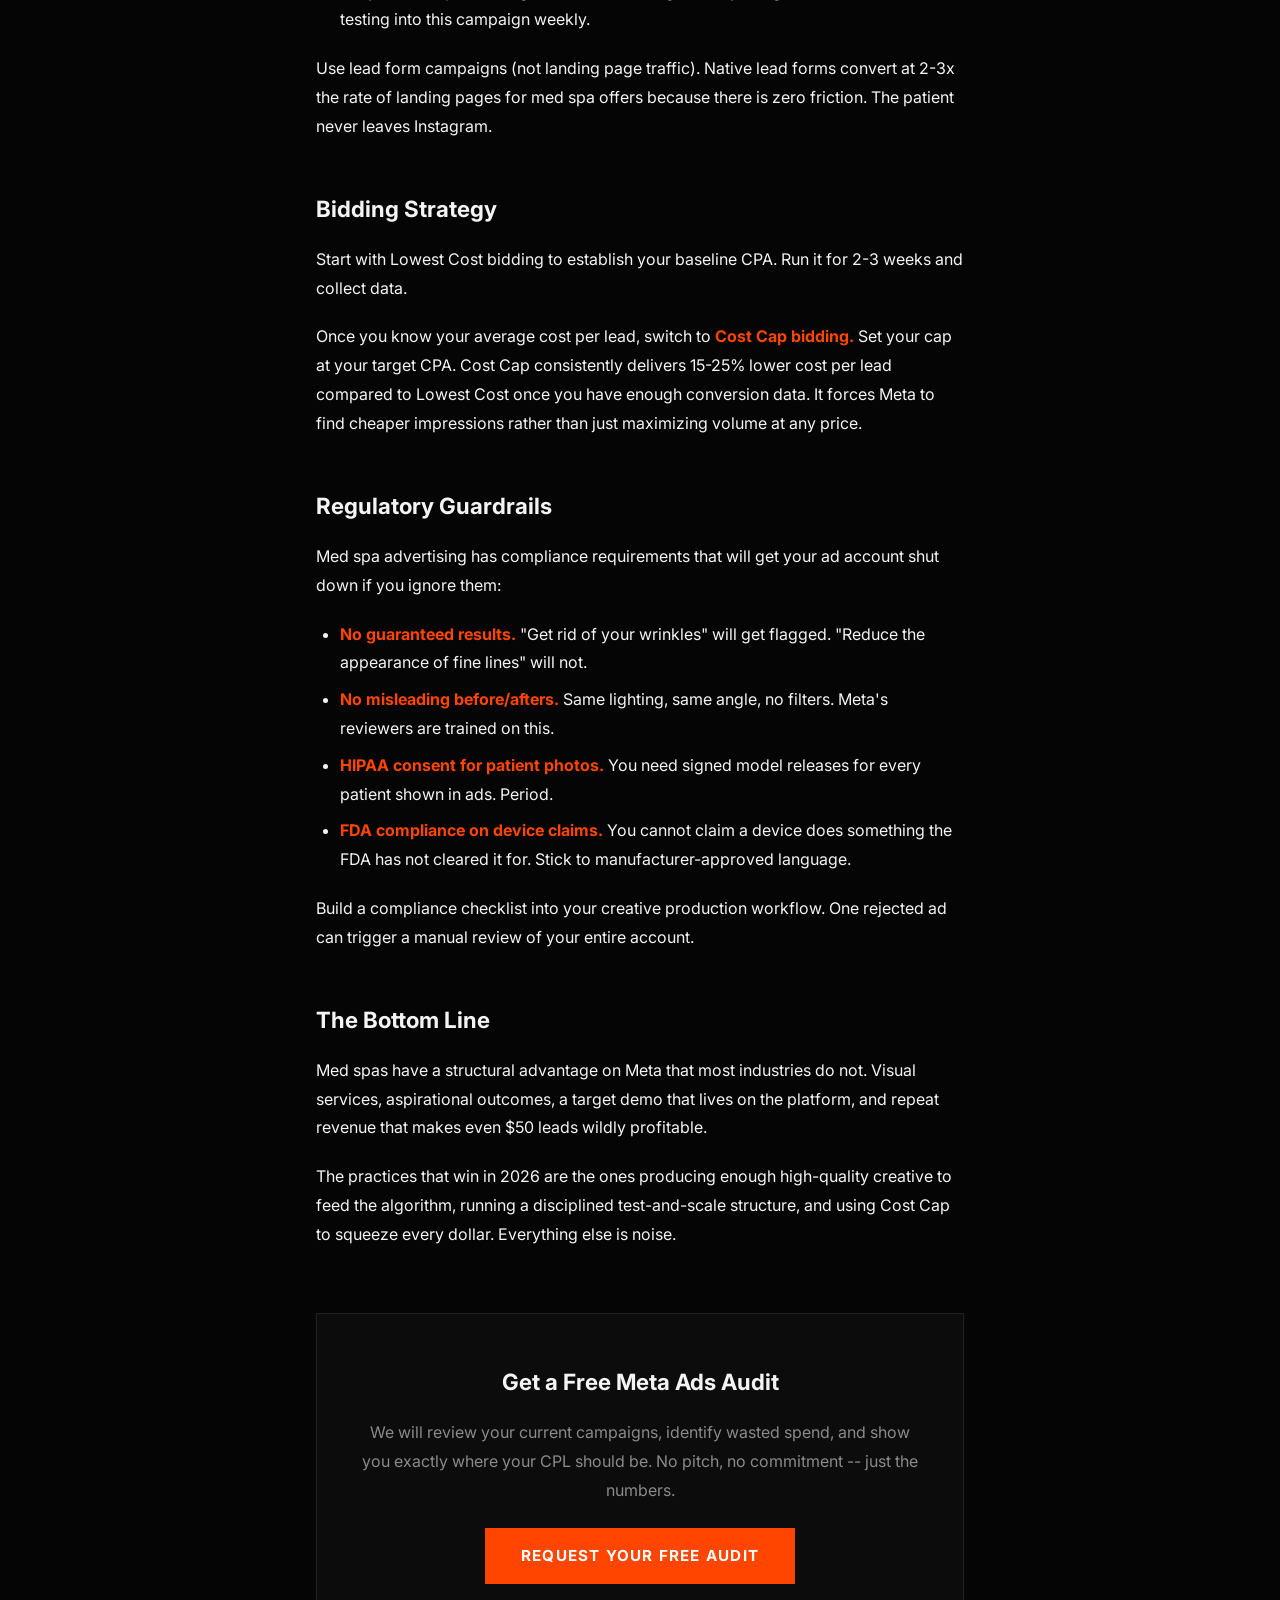
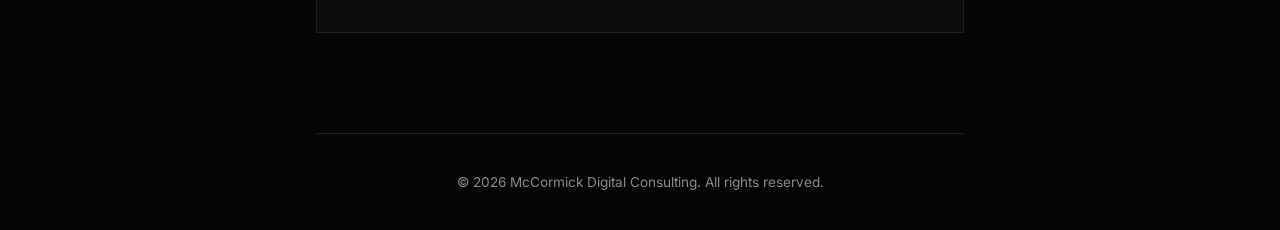
<file: blog/meta-ads-med-spa-guide.html>
<!DOCTYPE html>
<html lang="en">
<head>
    <meta charset="UTF-8">
    <meta name="viewport" content="width=device-width, initial-scale=1.0">
    <title>Meta Ads for Med Spas: The 2026 Guide to Getting $15-$50 Leads | McCormick Digital Consulting</title>
    <meta name="description" content="How med spas are getting $15-$50 leads on Meta while Google costs $50-$100. Campaign structure, creative strategy, and bidding tactics for 2026.">
    <link rel="canonical" href="https://mccormickdigitalconsulting.com/blog/meta-ads-med-spa-guide.html">
    <link rel="preconnect" href="https://fonts.googleapis.com">
    <link rel="preconnect" href="https://fonts.gstatic.com" crossorigin>
    <link href="https://fonts.googleapis.com/css2?family=Inter:wght@400;700;900&display=swap" rel="stylesheet">
    <style>
        *, *::before, *::after { margin: 0; padding: 0; box-sizing: border-box; }
        :root {
            --bg-primary: #050505;
            --bg-card: #0c0c0c;
            --border: #222222;
            --text-primary: #F4F4F4;
            --text-secondary: #8A8A8A;
            --accent-orange: #FF4500;
        }
        body {
            font-family: 'Inter', -apple-system, sans-serif;
            background: var(--bg-primary);
            color: var(--text-primary);
            line-height: 1.8;
            -webkit-font-smoothing: antialiased;
        }
        .container { max-width: 750px; margin: 0 auto; padding: 0 4vw; }
        a { color: var(--accent-orange); text-decoration: none; }
        a:hover { text-decoration: underline; }

        nav {
            display: flex; justify-content: space-between; align-items: center;
            padding: 20px 4vw; border-bottom: 1px solid var(--border);
        }
        .logo { font-weight: 900; font-size: 1.5rem; color: var(--text-primary); text-decoration: none; }
        .nav-cta {
            padding: 8px 20px; border: 1px solid var(--accent-orange);
            color: var(--accent-orange); font-size: 0.85rem; text-transform: uppercase;
            letter-spacing: 0.1em; text-decoration: none;
        }
        .nav-cta:hover { background: var(--accent-orange); color: #fff; text-decoration: none; }

        article { padding: 8vh 0 4vh; }
        article h1 {
            font-size: clamp(1.8rem, 4vw, 2.8rem); font-weight: 900;
            letter-spacing: -0.03em; line-height: 1.15; margin-bottom: 20px;
        }
        .meta-line { color: var(--text-secondary); font-size: 0.9rem; margin-bottom: 5vh; }

        article h2 {
            font-size: 1.4rem; font-weight: 700; margin-top: 3rem; margin-bottom: 1rem;
            color: var(--text-primary);
        }
        article h3 {
            font-size: 1.1rem; font-weight: 700; margin-top: 2rem; margin-bottom: 0.75rem;
            color: var(--text-primary);
        }
        article p { margin-bottom: 1.25rem; color: var(--text-primary); }
        article ul, article ol { margin-bottom: 1.25rem; padding-left: 1.5rem; }
        article li { margin-bottom: 0.5rem; }
        article strong { color: var(--accent-orange); font-weight: 700; }

        .stat-box {
            background: var(--bg-card); border: 1px solid var(--border);
            padding: 1.5rem 2rem; margin: 2rem 0; border-left: 3px solid var(--accent-orange);
        }
        .stat-box p { margin-bottom: 0.5rem; }
        .stat-box p:last-child { margin-bottom: 0; }

        .cta-section {
            background: var(--bg-card); border: 1px solid var(--border);
            padding: 3rem 2.5rem; margin: 4rem 0; text-align: center;
        }
        .cta-section h2 { margin-top: 0; margin-bottom: 1rem; }
        .cta-section p { color: var(--text-secondary); margin-bottom: 1.5rem; }
        .cta-btn {
            display: inline-block; padding: 14px 36px;
            background: var(--accent-orange); color: #fff; font-weight: 700;
            font-size: 0.95rem; text-transform: uppercase; letter-spacing: 0.08em;
            text-decoration: none; border: none;
        }
        .cta-btn:hover { opacity: 0.9; text-decoration: none; }

        footer {
            padding: 4vh 0; border-top: 1px solid var(--border);
            text-align: center; color: var(--text-secondary); font-size: 0.85rem;
        }
    </style>
</head>
<body>
    <nav>
        <a href="../index.html" class="logo">MDC.</a>
        <a href="../audit.html" class="nav-cta">Free Audit</a>
    </nav>

    <div class="container">
        <article>
            <h1>Meta Ads for Med Spas: The 2026 Guide to Getting $15-$50 Leads</h1>
            <p class="meta-line">April 2026 &middot; 7 min read</p>

            <p>Med spas are one of the few verticals where Meta consistently outperforms Google for lead generation. Not marginally. Dramatically. We are talking about a 50-70% reduction in cost per lead on the same services.</p>

            <p>If you are running a med spa and still dumping most of your budget into Google Ads, this guide will show you exactly how to structure Meta campaigns that deliver $15-$50 leads while your competitors pay $50-$100 on search.</p>

            <h2>Why Meta Wins for Med Spas</h2>

            <p>The reason is structural. Med spa services are visual, aspirational, and impulse-driven. Nobody wakes up and searches "CoolSculpting near me" out of nowhere. They see a transformation, they want it, they book. That is a Meta buying cycle, not a Google one.</p>

            <p>Your target demographic -- women 25-55 with disposable income -- lives on Instagram and Facebook. They scroll, they see a before/after that looks like them, they tap. The intent is created by the creative, not captured from existing search demand.</p>

            <div class="stat-box">
                <p><strong>Meta CPL:</strong> $15-$50 (lead form campaigns)</p>
                <p><strong>Google CPL:</strong> $50-$100 (search campaigns)</p>
                <p><strong>Average med spa revenue:</strong> ~$2M/year</p>
                <p><strong>Injectables:</strong> 55% of all procedures, 70-80% margins</p>
            </div>

            <h2>The Money Math: Treatment Values and LTV</h2>

            <p>Before you set a CPA target, you need to understand what a patient is actually worth. Here is the breakdown by treatment category:</p>

            <ul>
                <li>Botox: $300-$600 per session, repeat every 3-4 months</li>
                <li>Dermal fillers: $500-$1,500 per treatment</li>
                <li>CoolSculpting: $2,000-$4,000 per treatment plan</li>
                <li>Laser treatments: $200-$1,500 depending on type and area</li>
            </ul>

            <p>Here is the number that should get your attention: <strong>one Botox patient returns every 90 days.</strong> That is 4 visits per year at $300-$600 each. Over 2-3 years, a single Botox patient has a lifetime value of $3,000-$5,000. You are paying $15-$50 to acquire someone worth thousands. The math is absurd.</p>

            <p>Injectables are your bread and butter. They represent 55% of all med spa procedures with 70-80% margins. Your Meta campaigns should lead with injectables because the repeat revenue subsidizes your acquisition cost within the first visit.</p>

            <h2>Creative That Actually Converts</h2>

            <p>Creative is the single biggest lever in med spa advertising. Under Meta's Andromeda system in 2026, your targeting is largely automated. What separates a $15 lead from a $60 lead is the ad itself.</p>

            <h3>What Works</h3>

            <p><strong>Before/after transformations</strong> are the most powerful creative format for med spas. Nothing else comes close. Real patients, real results, properly lit and shot. This is where you invest.</p>

            <p><strong>Video testimonials</strong> from actual patients generate trust and social proof. Keep them under 30 seconds. The patient should describe their experience and show results on camera.</p>

            <p><strong>Provider credibility content</strong> -- your injector explaining a technique, your medical director on camera -- builds authority and differentiates you from the discount med spa down the street.</p>

            <p><strong>Special offer hooks</strong> like "$99 Botox Event" or "New Patient Filler Special" give people a reason to act now rather than save the post for later.</p>

            <h3>Format and Specs</h3>

            <p>A few non-negotiable production rules for 2026:</p>

            <ul>
                <li><strong>9:16 vertical is mandatory.</strong> Over 90% of Meta's ad inventory is vertical placements (Reels, Stories, mobile Feed). If you are still shooting horizontal, you are losing.</li>
                <li><strong>Static images still drive 60-70% of conversions.</strong> Do not over-index on video. A clean before/after static with bold text overlay outperforms most video ads.</li>
                <li><strong>Carousels get 30-50% lower cost-per-conversion</strong> than single images. Use them for multi-treatment showcases or step-by-step transformation sequences.</li>
            </ul>

            <h3>Creative Volume Under Andromeda</h3>

            <p>Meta's algorithm in 2026 burns through creative faster than ever. You need genuinely different ads -- not the same before/after with a different headline. Different formats, different patient personas, different environments (clinic vs. lifestyle settings).</p>

            <p>The target: <strong>5-10 new ad variations weekly, with full creative refreshes every 2-3 weeks.</strong> If that sounds like a lot, it is. This is the new table stakes for maintaining sub-$50 CPLs.</p>

            <h2>Campaign Structure</h2>

            <p>Keep it simple. Two campaigns:</p>

            <ul>
                <li><strong>Testing campaign (10-20% of budget):</strong> This is where new creatives, audiences, and offers get proven. Broad targeting, let Meta's algorithm find the buyers. Kill anything above your CPA target after $50-$100 in spend.</li>
                <li><strong>Winners campaign (80-90% of budget):</strong> Only proven creatives live here. These are your best-performing ads scaled with higher daily budgets. Move winners from testing into this campaign weekly.</li>
            </ul>

            <p>Use lead form campaigns (not landing page traffic). Native lead forms convert at 2-3x the rate of landing pages for med spa offers because there is zero friction. The patient never leaves Instagram.</p>

            <h2>Bidding Strategy</h2>

            <p>Start with Lowest Cost bidding to establish your baseline CPA. Run it for 2-3 weeks and collect data.</p>

            <p>Once you know your average cost per lead, switch to <strong>Cost Cap bidding.</strong> Set your cap at your target CPA. Cost Cap consistently delivers 15-25% lower cost per lead compared to Lowest Cost once you have enough conversion data. It forces Meta to find cheaper impressions rather than just maximizing volume at any price.</p>

            <h2>Regulatory Guardrails</h2>

            <p>Med spa advertising has compliance requirements that will get your ad account shut down if you ignore them:</p>

            <ul>
                <li><strong>No guaranteed results.</strong> "Get rid of your wrinkles" will get flagged. "Reduce the appearance of fine lines" will not.</li>
                <li><strong>No misleading before/afters.</strong> Same lighting, same angle, no filters. Meta's reviewers are trained on this.</li>
                <li><strong>HIPAA consent for patient photos.</strong> You need signed model releases for every patient shown in ads. Period.</li>
                <li><strong>FDA compliance on device claims.</strong> You cannot claim a device does something the FDA has not cleared it for. Stick to manufacturer-approved language.</li>
            </ul>

            <p>Build a compliance checklist into your creative production workflow. One rejected ad can trigger a manual review of your entire account.</p>

            <h2>The Bottom Line</h2>

            <p>Med spas have a structural advantage on Meta that most industries do not. Visual services, aspirational outcomes, a target demo that lives on the platform, and repeat revenue that makes even $50 leads wildly profitable.</p>

            <p>The practices that win in 2026 are the ones producing enough high-quality creative to feed the algorithm, running a disciplined test-and-scale structure, and using Cost Cap to squeeze every dollar. Everything else is noise.</p>

            <div class="cta-section">
                <h2>Get a Free Meta Ads Audit</h2>
                <p>We will review your current campaigns, identify wasted spend, and show you exactly where your CPL should be. No pitch, no commitment -- just the numbers.</p>
                <a href="../audit.html" class="cta-btn">Request Your Free Audit</a>
            </div>
        </article>

        <footer>
            <p>&copy; 2026 McCormick Digital Consulting. All rights reserved.</p>
        </footer>
    </div>
</body>
</html>
</file>
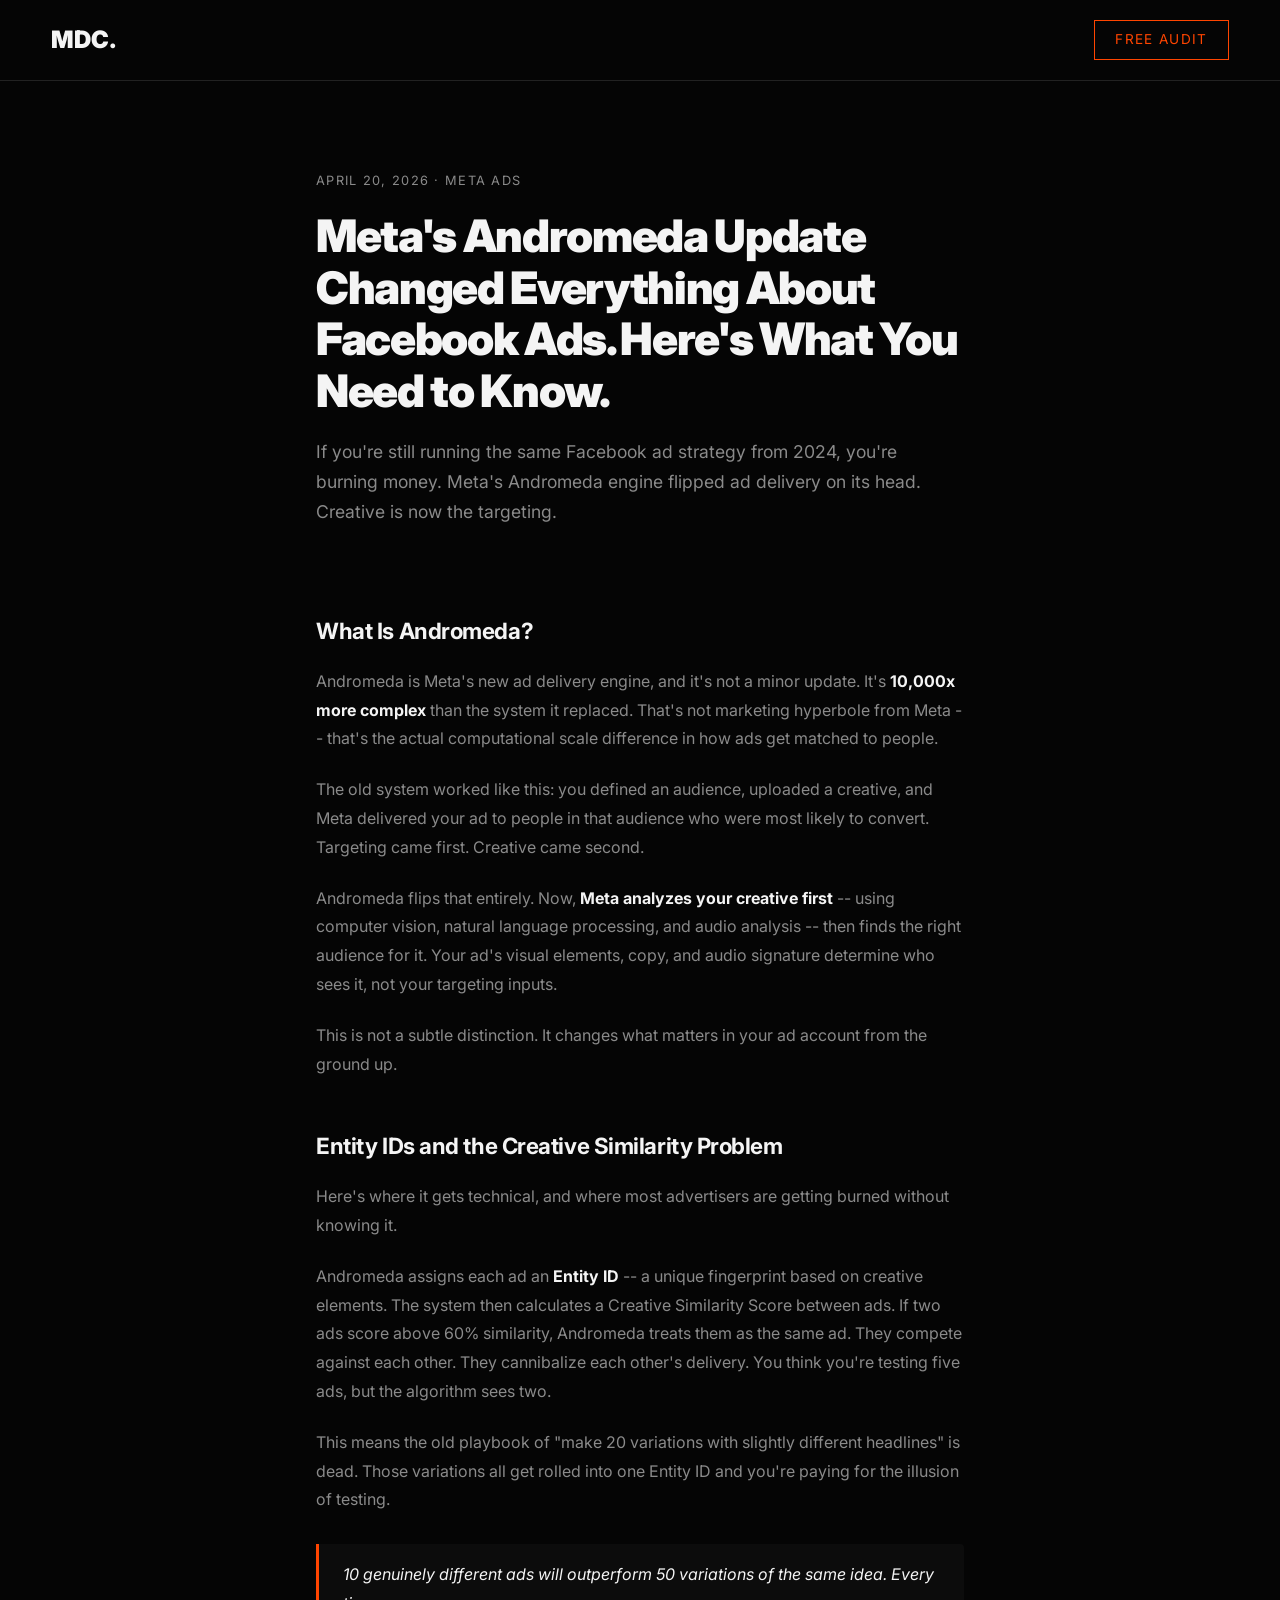
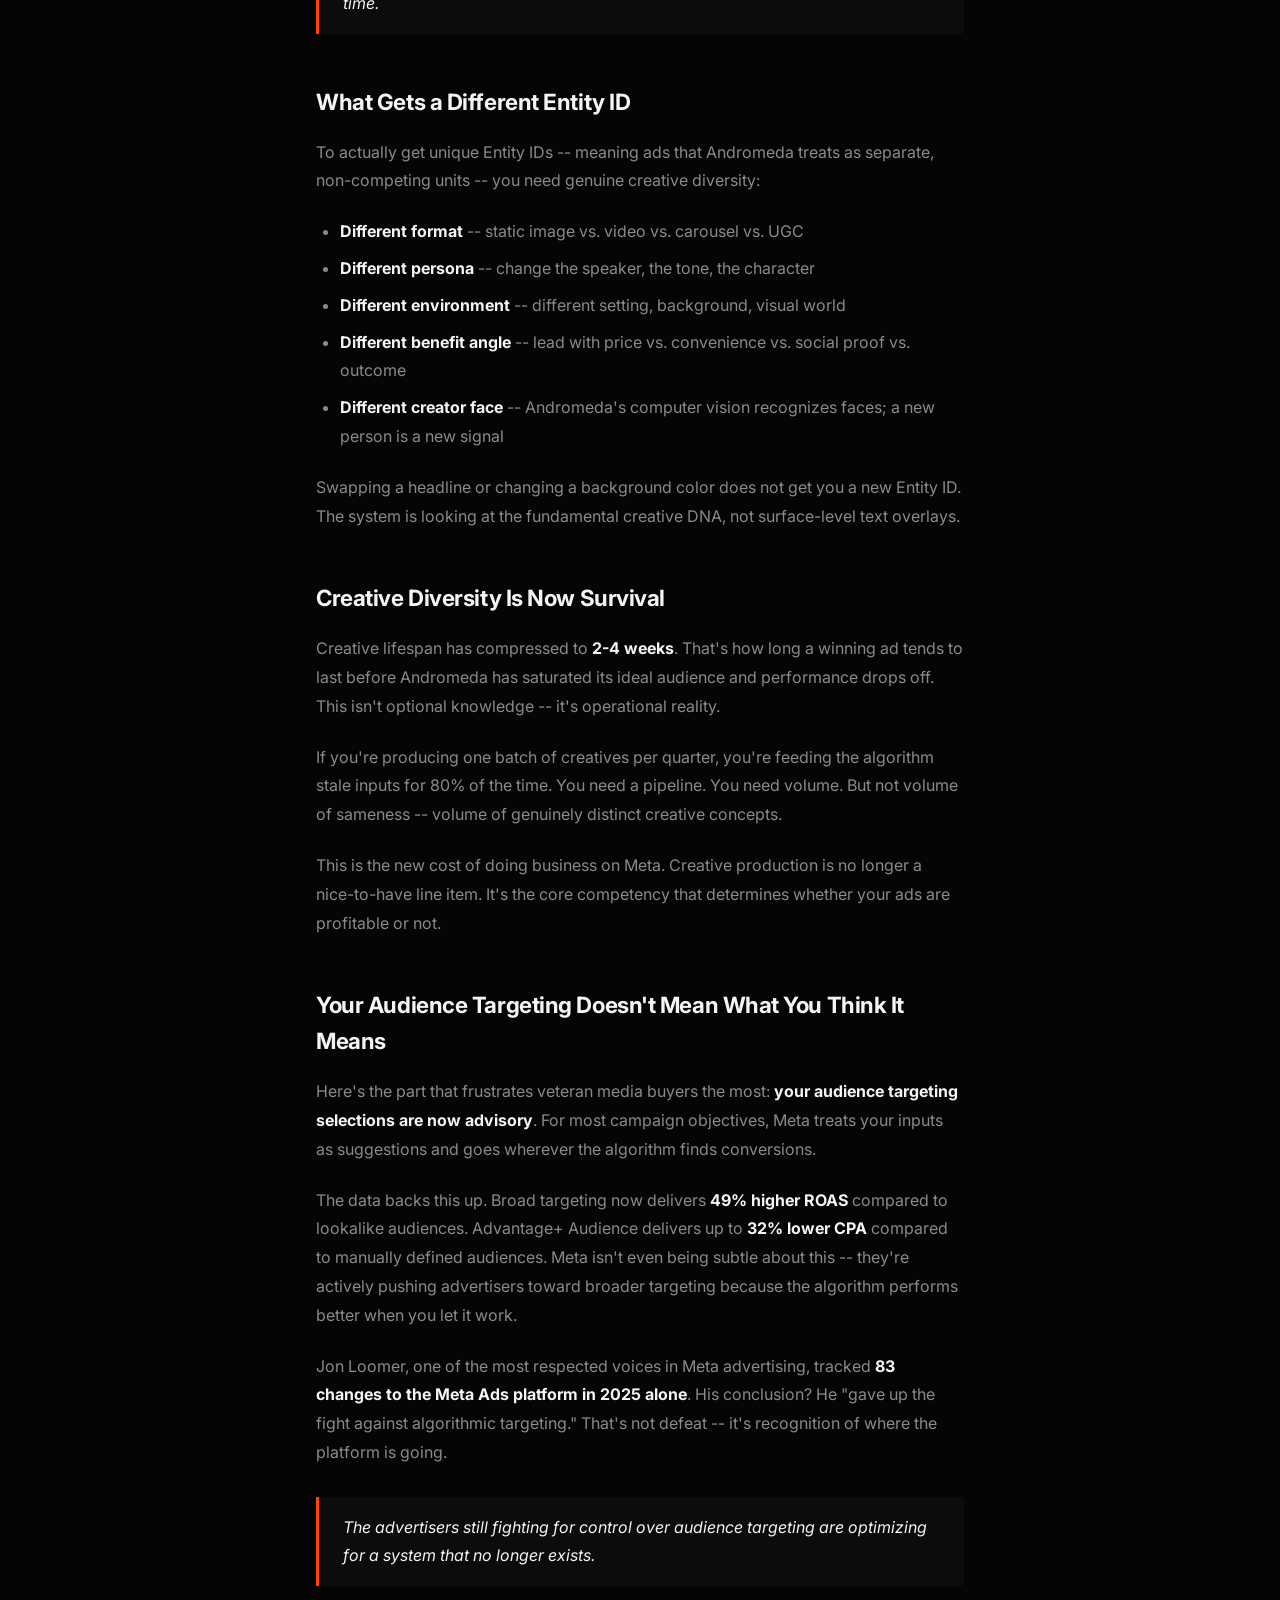
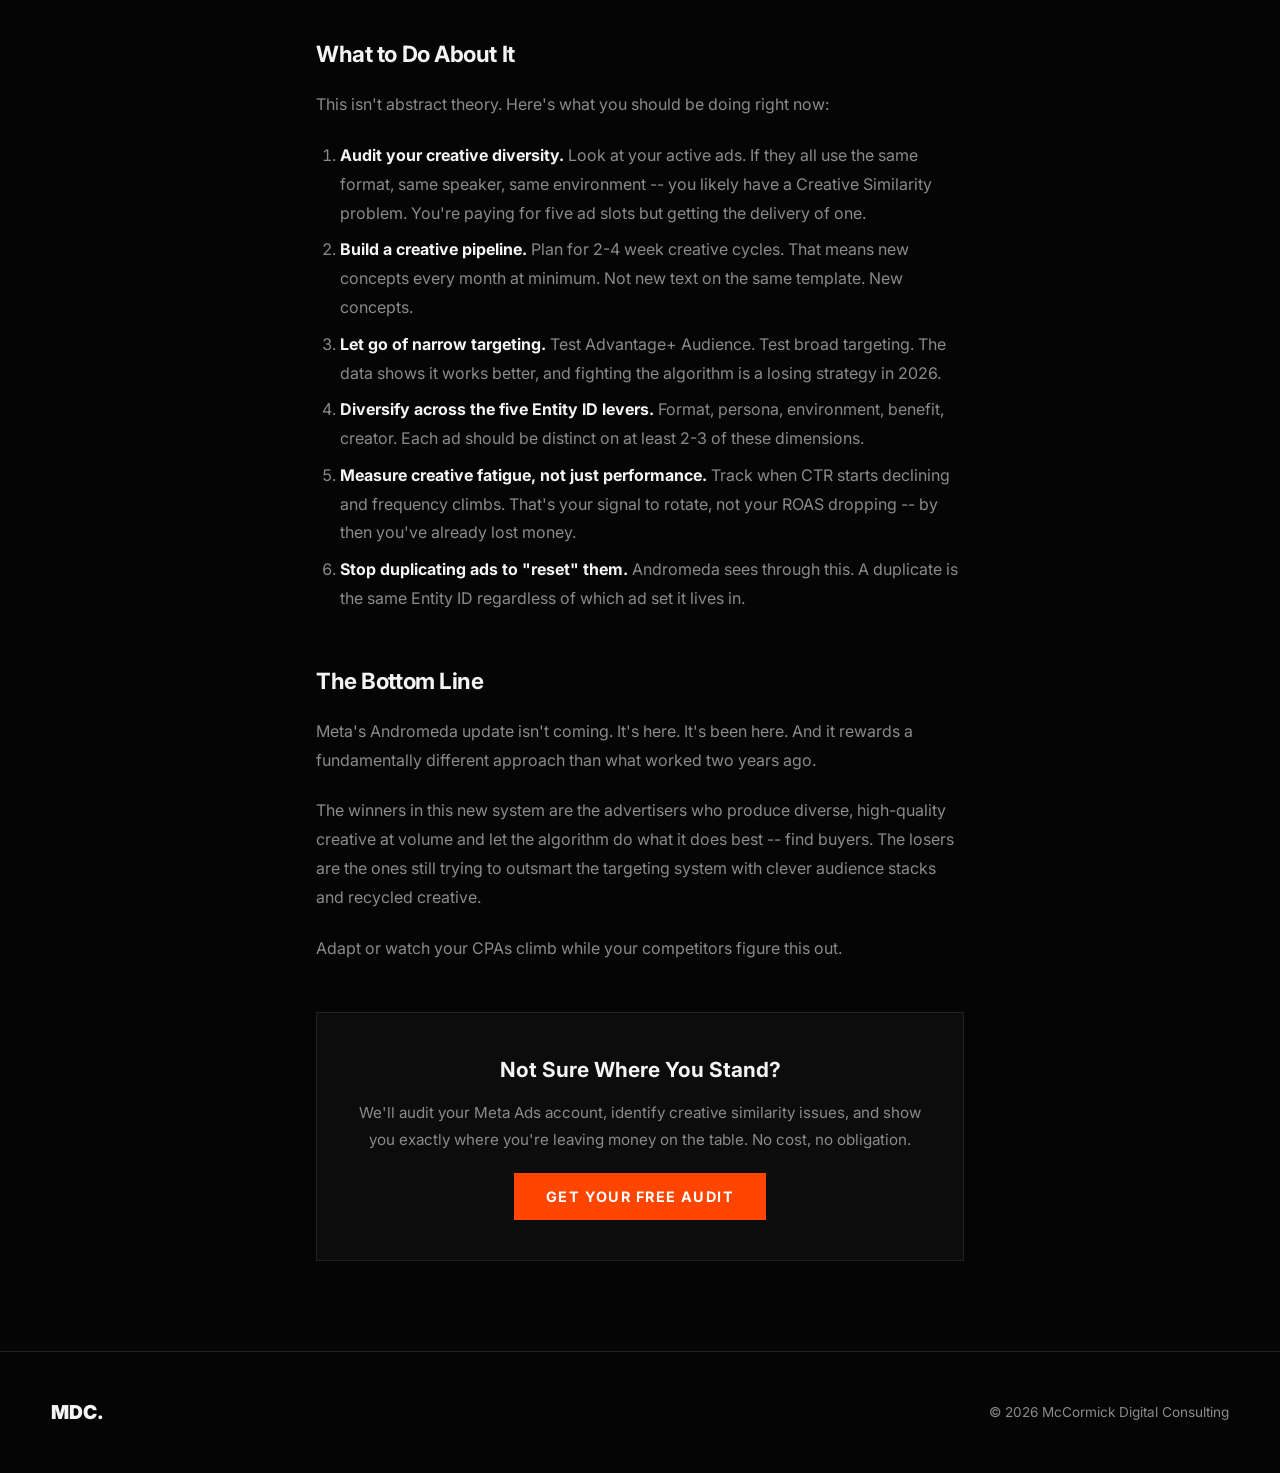
<file: blog/meta-andromeda-update-2026.html>
<!DOCTYPE html>
<html lang="en">
<head>
    <meta charset="UTF-8">
    <meta name="viewport" content="width=device-width, initial-scale=1.0">
    <title>Meta's Andromeda Update Changed Everything About Facebook Ads | McCormick Digital Consulting</title>
    <meta name="description" content="Meta's Andromeda ad delivery engine is 10,000x more complex than its predecessor. Creative is now the targeting. Here's what changed and what to do about it.">
    <link rel="canonical" href="https://mccormickdigitalconsulting.com/blog/meta-andromeda-update-2026.html">
    <link rel="preconnect" href="https://fonts.googleapis.com">
    <link rel="preconnect" href="https://fonts.gstatic.com" crossorigin>
    <link href="https://fonts.googleapis.com/css2?family=Inter:wght@400;700;900&display=swap" rel="stylesheet">
    <style>
        *, *::before, *::after { margin: 0; padding: 0; box-sizing: border-box; }
        :root {
            --bg-primary: #050505;
            --bg-card: #0c0c0c;
            --border: #222222;
            --text-primary: #F4F4F4;
            --text-secondary: #8A8A8A;
            --accent-orange: #FF4500;
        }
        body {
            font-family: 'Inter', -apple-system, sans-serif;
            background: var(--bg-primary);
            color: var(--text-primary);
            line-height: 1.6;
            -webkit-font-smoothing: antialiased;
        }
        .container { max-width: 750px; margin: 0 auto; padding: 0 4vw; }
        a { color: var(--accent-orange); text-decoration: none; }
        a:hover { text-decoration: underline; }

        nav {
            display: flex; justify-content: space-between; align-items: center;
            padding: 20px 4vw; border-bottom: 1px solid var(--border);
        }
        .logo { font-weight: 900; font-size: 1.5rem; color: var(--text-primary); text-decoration: none; }
        .nav-cta {
            padding: 8px 20px; border: 1px solid var(--accent-orange);
            color: var(--accent-orange); font-size: 0.85rem; text-transform: uppercase;
            letter-spacing: 0.1em; text-decoration: none;
        }
        .nav-cta:hover { background: var(--accent-orange); color: #fff; text-decoration: none; }

        .article-header { padding: 10vh 0 4vh; }
        .article-meta { font-size: 0.8rem; color: var(--text-secondary); text-transform: uppercase; letter-spacing: 0.1em; margin-bottom: 20px; }
        .article-header h1 {
            font-size: clamp(1.8rem, 4vw, 2.8rem); font-weight: 900;
            letter-spacing: -0.03em; line-height: 1.15; margin-bottom: 20px;
        }
        .article-header .subtitle {
            color: var(--text-secondary); font-size: 1.1rem; line-height: 1.7; max-width: 650px;
        }

        .article-body { padding-bottom: 10vh; }
        .article-body h2 {
            font-size: 1.4rem; font-weight: 700; margin-top: 50px; margin-bottom: 18px;
            letter-spacing: -0.02em;
        }
        .article-body p {
            color: var(--text-secondary); font-size: 1rem; line-height: 1.8;
            margin-bottom: 22px;
        }
        .article-body strong { color: var(--text-primary); }
        .article-body ul, .article-body ol {
            color: var(--text-secondary); font-size: 1rem; line-height: 1.8;
            margin-bottom: 22px; padding-left: 24px;
        }
        .article-body li { margin-bottom: 8px; }
        .article-body blockquote {
            border-left: 3px solid var(--accent-orange);
            padding: 16px 24px; margin: 30px 0;
            background: var(--bg-card);
            border-radius: 0 4px 4px 0;
        }
        .article-body blockquote p { margin-bottom: 0; color: var(--text-primary); font-style: italic; }

        .cta-box {
            border: 1px solid var(--border); padding: 40px; margin-top: 50px;
            text-align: center; background: var(--bg-card);
        }
        .cta-box h3 { font-size: 1.3rem; font-weight: 700; margin-bottom: 12px; }
        .cta-box p { color: var(--text-secondary); margin-bottom: 20px; font-size: 0.95rem; }
        .cta-button {
            display: inline-block; padding: 12px 32px; background: var(--accent-orange);
            color: #fff; font-size: 0.9rem; font-weight: 700; text-transform: uppercase;
            letter-spacing: 0.1em; text-decoration: none; border: none;
        }
        .cta-button:hover { background: #e63e00; text-decoration: none; }

        footer {
            padding: 5vh 4vw; display: flex; justify-content: space-between;
            align-items: center; border-top: 1px solid var(--border);
        }
    </style>
</head>
<body>
    <nav>
        <a href="../index.html" class="logo">MDC.</a>
        <a href="../audit.html" class="nav-cta">Free Audit</a>
    </nav>

    <div class="container">
        <div class="article-header">
            <div class="article-meta">April 20, 2026 &middot; Meta Ads</div>
            <h1>Meta's Andromeda Update Changed Everything About Facebook Ads. Here's What You Need to Know.</h1>
            <p class="subtitle">If you're still running the same Facebook ad strategy from 2024, you're burning money. Meta's Andromeda engine flipped ad delivery on its head. Creative is now the targeting.</p>
        </div>

        <div class="article-body">
            <h2>What Is Andromeda?</h2>
            <p>Andromeda is Meta's new ad delivery engine, and it's not a minor update. It's <strong>10,000x more complex</strong> than the system it replaced. That's not marketing hyperbole from Meta -- that's the actual computational scale difference in how ads get matched to people.</p>
            <p>The old system worked like this: you defined an audience, uploaded a creative, and Meta delivered your ad to people in that audience who were most likely to convert. Targeting came first. Creative came second.</p>
            <p>Andromeda flips that entirely. Now, <strong>Meta analyzes your creative first</strong> -- using computer vision, natural language processing, and audio analysis -- then finds the right audience for it. Your ad's visual elements, copy, and audio signature determine who sees it, not your targeting inputs.</p>
            <p>This is not a subtle distinction. It changes what matters in your ad account from the ground up.</p>

            <h2>Entity IDs and the Creative Similarity Problem</h2>
            <p>Here's where it gets technical, and where most advertisers are getting burned without knowing it.</p>
            <p>Andromeda assigns each ad an <strong>Entity ID</strong> -- a unique fingerprint based on creative elements. The system then calculates a Creative Similarity Score between ads. If two ads score above 60% similarity, Andromeda treats them as the same ad. They compete against each other. They cannibalize each other's delivery. You think you're testing five ads, but the algorithm sees two.</p>
            <p>This means the old playbook of "make 20 variations with slightly different headlines" is dead. Those variations all get rolled into one Entity ID and you're paying for the illusion of testing.</p>

            <blockquote><p>10 genuinely different ads will outperform 50 variations of the same idea. Every time.</p></blockquote>

            <h2>What Gets a Different Entity ID</h2>
            <p>To actually get unique Entity IDs -- meaning ads that Andromeda treats as separate, non-competing units -- you need genuine creative diversity:</p>
            <ul>
                <li><strong>Different format</strong> -- static image vs. video vs. carousel vs. UGC</li>
                <li><strong>Different persona</strong> -- change the speaker, the tone, the character</li>
                <li><strong>Different environment</strong> -- different setting, background, visual world</li>
                <li><strong>Different benefit angle</strong> -- lead with price vs. convenience vs. social proof vs. outcome</li>
                <li><strong>Different creator face</strong> -- Andromeda's computer vision recognizes faces; a new person is a new signal</li>
            </ul>
            <p>Swapping a headline or changing a background color does not get you a new Entity ID. The system is looking at the fundamental creative DNA, not surface-level text overlays.</p>

            <h2>Creative Diversity Is Now Survival</h2>
            <p>Creative lifespan has compressed to <strong>2-4 weeks</strong>. That's how long a winning ad tends to last before Andromeda has saturated its ideal audience and performance drops off. This isn't optional knowledge -- it's operational reality.</p>
            <p>If you're producing one batch of creatives per quarter, you're feeding the algorithm stale inputs for 80% of the time. You need a pipeline. You need volume. But not volume of sameness -- volume of genuinely distinct creative concepts.</p>
            <p>This is the new cost of doing business on Meta. Creative production is no longer a nice-to-have line item. It's the core competency that determines whether your ads are profitable or not.</p>

            <h2>Your Audience Targeting Doesn't Mean What You Think It Means</h2>
            <p>Here's the part that frustrates veteran media buyers the most: <strong>your audience targeting selections are now advisory</strong>. For most campaign objectives, Meta treats your inputs as suggestions and goes wherever the algorithm finds conversions.</p>
            <p>The data backs this up. Broad targeting now delivers <strong>49% higher ROAS</strong> compared to lookalike audiences. Advantage+ Audience delivers up to <strong>32% lower CPA</strong> compared to manually defined audiences. Meta isn't even being subtle about this -- they're actively pushing advertisers toward broader targeting because the algorithm performs better when you let it work.</p>
            <p>Jon Loomer, one of the most respected voices in Meta advertising, tracked <strong>83 changes to the Meta Ads platform in 2025 alone</strong>. His conclusion? He "gave up the fight against algorithmic targeting." That's not defeat -- it's recognition of where the platform is going.</p>

            <blockquote><p>The advertisers still fighting for control over audience targeting are optimizing for a system that no longer exists.</p></blockquote>

            <h2>What to Do About It</h2>
            <p>This isn't abstract theory. Here's what you should be doing right now:</p>
            <ol>
                <li><strong>Audit your creative diversity.</strong> Look at your active ads. If they all use the same format, same speaker, same environment -- you likely have a Creative Similarity problem. You're paying for five ad slots but getting the delivery of one.</li>
                <li><strong>Build a creative pipeline.</strong> Plan for 2-4 week creative cycles. That means new concepts every month at minimum. Not new text on the same template. New concepts.</li>
                <li><strong>Let go of narrow targeting.</strong> Test Advantage+ Audience. Test broad targeting. The data shows it works better, and fighting the algorithm is a losing strategy in 2026.</li>
                <li><strong>Diversify across the five Entity ID levers.</strong> Format, persona, environment, benefit, creator. Each ad should be distinct on at least 2-3 of these dimensions.</li>
                <li><strong>Measure creative fatigue, not just performance.</strong> Track when CTR starts declining and frequency climbs. That's your signal to rotate, not your ROAS dropping -- by then you've already lost money.</li>
                <li><strong>Stop duplicating ads to "reset" them.</strong> Andromeda sees through this. A duplicate is the same Entity ID regardless of which ad set it lives in.</li>
            </ol>

            <h2>The Bottom Line</h2>
            <p>Meta's Andromeda update isn't coming. It's here. It's been here. And it rewards a fundamentally different approach than what worked two years ago.</p>
            <p>The winners in this new system are the advertisers who produce diverse, high-quality creative at volume and let the algorithm do what it does best -- find buyers. The losers are the ones still trying to outsmart the targeting system with clever audience stacks and recycled creative.</p>
            <p>Adapt or watch your CPAs climb while your competitors figure this out.</p>

            <div class="cta-box">
                <h3>Not Sure Where You Stand?</h3>
                <p>We'll audit your Meta Ads account, identify creative similarity issues, and show you exactly where you're leaving money on the table. No cost, no obligation.</p>
                <a href="../audit.html" class="cta-button">Get Your Free Audit</a>
            </div>
        </div>
    </div>

    <footer>
        <div class="logo" style="font-size: 1.2rem;">MDC.</div>
        <div style="color: var(--text-secondary); font-size: 0.85rem;">&copy; 2026 McCormick Digital Consulting</div>
    </footer>
</body>
</html>
</file>
<file: style.css>
/* ===== RESET & BASE ===== */
*, *::before, *::after {
    margin: 0;
    padding: 0;
    box-sizing: border-box;
}

:root {
    --bg-primary: #050505;
    --bg-card: #0c0c0c;
    --bg-lighter: #151515;
    --border: #222222;
    --text-primary: #F4F4F4;
    --text-secondary: #8A8A8A;
    --accent-orange: #FF4500; /* Vivid DesignByBrandin Orange */
    --accent-blue: #3333FF;
    --accent-neon: #CCFF00; /* Acid Green */
    
    /* V3 Override names for onboarding continuity if needed */
    --gradient: var(--accent-orange);
    --gradient-text: var(--text-primary);
}

/* LENIS SMOOTH SCROLL REQUIRED CSS */
html.lenis, html.lenis body {
    height: auto;
}
.lenis.lenis-smooth {
    scroll-behavior: auto !important;
}
.lenis.lenis-smooth [data-lenis-prevent] {
    overscroll-behavior: contain;
}
.lenis.lenis-stopped {
    overflow: hidden;
}

html {
    background-color: var(--bg-primary);
}

body {
    font-family: 'Inter', -apple-system, sans-serif;
    background: var(--bg-primary);
    color: var(--text-primary);
    line-height: 1.4;
    overflow-x: hidden;
    -webkit-font-smoothing: antialiased;
    touch-action: pan-y;
    -webkit-text-size-adjust: 100%;
}

.container {
    max-width: 1400px;
    margin: 0 auto;
    padding: 0 4vw;
}

/* ===== TYPOGRAPHY & REVEALS ===== */
h1, h2, h3, h4, .massive-text {
    text-transform: uppercase;
    line-height: 0.95;
    font-weight: 900;
    letter-spacing: -0.04em;
    margin: 0;
}

.pattern-azulejo {
    background-image: url('azulejo.png');
    background-size: cover;
    background-position: center;
    -webkit-background-clip: text;
    background-clip: text;
    -webkit-text-fill-color: transparent;
    color: transparent;
    display: inline-block;
}

.pattern-amazigh {
    background-image: url("data:image/svg+xml,%3Csvg width='40' height='40' viewBox='0 0 40 40' xmlns='http://www.w3.org/2000/svg'%3E%3Cpath d='M0 20 L20 0 L40 20 L20 40 Z M20 10 L30 20 L20 30 L10 20 Z' fill='none' stroke='%23d35400' stroke-width='2'/%3E%3Cpath d='M0 5 L10 15 M30 15 L40 5' stroke='%232c3e50' stroke-width='2'/%3E%3C/svg%3E");
    background-color: #f5f5dc; /* earthen tone base */
    background-size: 60px 60px;
    -webkit-background-clip: text;
    background-clip: text;
    -webkit-text-fill-color: transparent;
    color: transparent;
    display: inline-block;
}

/* For GSAP text reveal (text slides up from a hidden overflow box) */
.reveal-box {
    overflow: hidden;
    position: relative;
    display: inline-block;
    vertical-align: top;
}

.reveal-text {
    display: inline-block;
    transform: translateY(110%);
    opacity: 0;
}

p.reveal-text {
    font-size: clamp(1.2rem, 3vw, 1.8rem);
    font-weight: 400;
    color: var(--text-secondary);
    letter-spacing: -0.01em;
    line-height: 1.3;
    max-width: 70vw;
    text-transform: none;
}

/* ===== FOREIGN ACCENTS ===== */
.bg-accent-kanji, .bg-accent-arabic, .bg-accent-amazigh {
    position: absolute;
    font-size: clamp(20rem, 50vw, 40rem);
    color: #ffffff;
    opacity: 0.02;
    z-index: 0;
    pointer-events: none;
    line-height: 1;
    font-weight: 900;
    user-select: none;
}
.bg-accent-amazigh {
    opacity: 0.04; /* Tifinagh paths are thinner, need slight bump */
}
.tag-accent {
    font-size: 0.8rem;
    color: var(--accent-orange);
    letter-spacing: 0.1em;
    text-transform: uppercase;
    font-weight: 700;
    margin-bottom: 2rem;
    display: flex;
    align-items: center;
    gap: 12px;
}
.tag-accent::before {
    content: '';
    display: inline-block;
    width: 20px;
    height: 20px;
    background: var(--accent-orange);
    border-radius: 50%;
}

/* ===== NAV ===== */
#navbar {
    position: fixed;
    top: 0; left: 0; right: 0;
    z-index: 100;
    padding: 2vw 4vw;
    display: flex;
    justify-content: space-between;
    align-items: center;
    mix-blend-mode: difference;
}

.logo {
    font-size: 2rem;
    font-weight: 900;
    color: #fff;
    text-decoration: none;
    letter-spacing: -0.05em;
}

.nav-cta {
    font-size: 1rem;
    font-weight: 700;
    color: #fff;
    text-transform: uppercase;
    text-decoration: none;
    overflow: hidden;
    position: relative;
    padding-bottom: 4px;
}
.nav-cta::after {
    content: '';
    position: absolute;
    bottom: 0; left: 0;
    width: 100%; height: 2px;
    background: #fff;
    transform: translateX(-100%);
    transition: transform 0.4s cubic-bezier(0.19, 1, 0.22, 1);
}
.nav-cta:hover::after {
    transform: translateX(0);
}

/* ===== HERO ===== */
#hero {
    min-height: 100vh;
    display: flex;
    flex-direction: column;
    justify-content: flex-end;
    padding-bottom: 10vh;
    position: relative;
}

.hero-headline {
    font-size: clamp(4rem, 11vw, 15rem);
    color: transparent;
    -webkit-text-stroke: 1px var(--text-primary);
    position: relative;
    z-index: 2;
}

.hero-headline.filled {
    color: var(--text-primary);
    -webkit-text-stroke: 0;
}

.hero-headline span {
    color: var(--accent-orange);
    -webkit-text-stroke: 0;
}

.sub-hero {
    margin-top: 4vh;
    display: flex;
    justify-content: space-between;
    align-items: flex-end;
    position: relative;
    z-index: 2;
}

/* ===== 3D FLAG BANNER ===== */
.flag-section {
    width: 100vw;
    height: 350px;
    margin: 8vh 0;
    position: relative;
    z-index: 10;
    overflow: hidden;
    margin-left: calc(-50vw + 50%);
}

#flag-canvas {
    width: 100vw;
    height: 100%;
    display: block;
}

.sr-only {
    position: absolute;
    width: 1px;
    height: 1px;
    padding: 0;
    margin: -1px;
    overflow: hidden;
    clip: rect(0,0,0,0);
    white-space: nowrap;
    border: 0;
}

/* ===== SERVICES GRID ===== */
#architecture {
    padding: 15vh 0;
    position: relative;
}

.services-list {
    margin-top: 5vh;
}

.service-row {
    border-top: 1px solid var(--border);
    padding: 2vw 0; /* Thinner */
    display: grid;
    grid-template-columns: 100px 1fr 1fr;
    align-items: start;
    gap: 4vw;
    position: relative;
    overflow: hidden;
    transition: background 0.4s;
}

.service-row:hover {
    background: var(--bg-lighter);
}

.service-row:hover .srv-title {
    color: var(--accent-orange);
    transform: translateX(20px);
}

.srv-num {
    font-size: 1.2rem;
    font-weight: 700;
    color: var(--text-secondary);
}

.srv-title {
    font-size: clamp(2rem, 4vw, 5rem);
    font-weight: 900;
    text-transform: uppercase;
    transition: all 0.4s cubic-bezier(0.19, 1, 0.22, 1);
}

.srv-desc {
    font-size: 1.2rem;
    color: var(--text-secondary);
    padding-top: 1vw;
}

/* ===== DIGITAL TRADES GRID ===== */
.trades-grid {
    display: grid;
    grid-template-columns: repeat(3, 1fr);
    gap: 1px;
    background: var(--border);
    margin-top: 2vh;
}

.trade-card {
    background: var(--bg-primary);
    padding: 3vw 2.5vw;
    position: relative;
    transition: background 0.4s, transform 0.3s;
    overflow: hidden;
}

.trade-card:hover {
    background: var(--bg-lighter);
}

.trade-card:hover .trade-title {
    color: var(--accent-orange);
    transform: translateX(10px);
}

.trade-num {
    font-size: 0.85rem;
    font-weight: 700;
    color: var(--text-secondary);
    margin-bottom: 1.5rem;
    opacity: 0.5;
}

.trade-title {
    font-size: clamp(1.3rem, 2.5vw, 2.2rem);
    font-weight: 900;
    text-transform: uppercase;
    letter-spacing: -0.03em;
    margin-bottom: 0.8rem;
    transition: all 0.4s cubic-bezier(0.19, 1, 0.22, 1);
}

.trade-desc {
    font-size: 0.95rem;
    color: var(--text-secondary);
    line-height: 1.5;
}

@media (max-width: 900px) {
    .trades-grid {
        grid-template-columns: repeat(2, 1fr);
    }
}

@media (max-width: 550px) {
    .trades-grid {
        grid-template-columns: 1fr;
    }
}

/* ===== HOW IT WORKS STEPS ===== */
.steps-grid {
    display: grid;
    grid-template-columns: repeat(4, 1fr);
    gap: 1px;
    background: var(--border);
}

.step-card {
    background: var(--bg-primary);
    padding: 3vw 2.5vw;
    transition: background 0.4s;
}

.step-card:hover {
    background: var(--bg-lighter);
}

.step-card:hover .step-title {
    color: var(--accent-orange);
}

.step-num {
    font-size: 0.85rem;
    font-weight: 700;
    color: var(--text-secondary);
    margin-bottom: 1.5rem;
    opacity: 0.5;
}

.step-title {
    font-size: clamp(1.1rem, 2vw, 1.6rem);
    font-weight: 900;
    text-transform: uppercase;
    letter-spacing: -0.03em;
    margin-bottom: 0.8rem;
    transition: color 0.4s;
}

.step-desc {
    font-size: 0.95rem;
    color: var(--text-secondary);
    line-height: 1.5;
}

@media (max-width: 900px) {
    .steps-grid {
        grid-template-columns: repeat(2, 1fr);
    }
}

@media (max-width: 550px) {
    .steps-grid {
        grid-template-columns: 1fr;
    }
}

/* ===== WHO THIS IS FOR ===== */
.niche-grid {
    display: grid;
    grid-template-columns: repeat(2, 1fr);
    gap: 1px;
    background: var(--border);
}

.niche-card {
    background: var(--bg-primary);
    padding: 3vw 2.5vw;
    transition: background 0.4s;
}

.niche-card:hover {
    background: var(--bg-lighter);
}

.niche-card:hover .niche-title {
    color: var(--accent-orange);
}

.niche-title {
    font-size: clamp(1.2rem, 2.5vw, 1.8rem);
    font-weight: 900;
    text-transform: uppercase;
    letter-spacing: -0.03em;
    margin-bottom: 0.8rem;
    transition: color 0.4s;
}

.niche-desc {
    font-size: 0.95rem;
    color: var(--text-secondary);
    line-height: 1.5;
}

@media (max-width: 550px) {
    .niche-grid {
        grid-template-columns: 1fr;
    }
}

/* ===== BUTTONS ===== */
.btn {
    display: inline-block;
    padding: 24px 48px;
    background: var(--text-primary);
    color: var(--bg-primary);
    font-size: 1.2rem;
    font-weight: 800;
    text-transform: uppercase;
    text-decoration: none;
    border-radius: 100px;
    transition: transform 0.3s cubic-bezier(0.19, 1, 0.22, 1), background 0.3s;
}

.btn:hover {
    transform: scale(1.05);
    background: var(--accent-orange);
    color: #fff;
}

/* ===== CONTACT SECTION / GATE ===== */
.contact-form {
    max-width: 600px;
    margin: 5vh auto 0;
    display: flex;
    flex-direction: column;
    gap: 20px;
    text-align: left;
}

.form-input {
    width: 100%;
    padding: 20px;
    background: transparent;
    border: 1px solid var(--border);
    color: var(--text-primary);
    font-size: 1.1rem;
    font-family: inherit;
    border-radius: 0;
    transition: all 0.3s cubic-bezier(0.19, 1, 0.22, 1);
}

.form-input:focus {
    outline: none;
    border-color: var(--accent-orange);
    box-shadow: 4px 4px 0px 0px var(--accent-orange);
    transform: translate(-2px, -2px);
}

.form-input::placeholder {
    color: var(--text-secondary);
}

textarea.form-input {
    min-height: 150px;
    resize: vertical;
}

/* ===== RESULT STATS ===== */
.result-stat {
    transition: border-color 0.3s ease;
}
.result-stat:hover {
    border-color: var(--accent-orange) !important;
}

/* ===== MEDIA QUERIES ===== */
@media (max-width: 900px) {
    .service-row {
        grid-template-columns: 1fr;
        gap: 2vw;
    }
    .srv-num { margin-bottom: 10px; }
    .sub-hero { flex-direction: column; align-items: flex-start; gap: 40px; }
    p.reveal-text { max-width: 100%; }
    .grid-2 { grid-template-columns: 1fr !important; gap: 4vh !important; }
    .results-grid { grid-template-columns: repeat(2, 1fr) !important; }
}

@media (max-width: 550px) {
    .hero-headline {
        font-size: clamp(2.6rem, 13vw, 4rem) !important;
    }
    .results-grid { grid-template-columns: 1fr !important; }
    .cta-cards { grid-template-columns: 1fr !important; }
}
</file>
